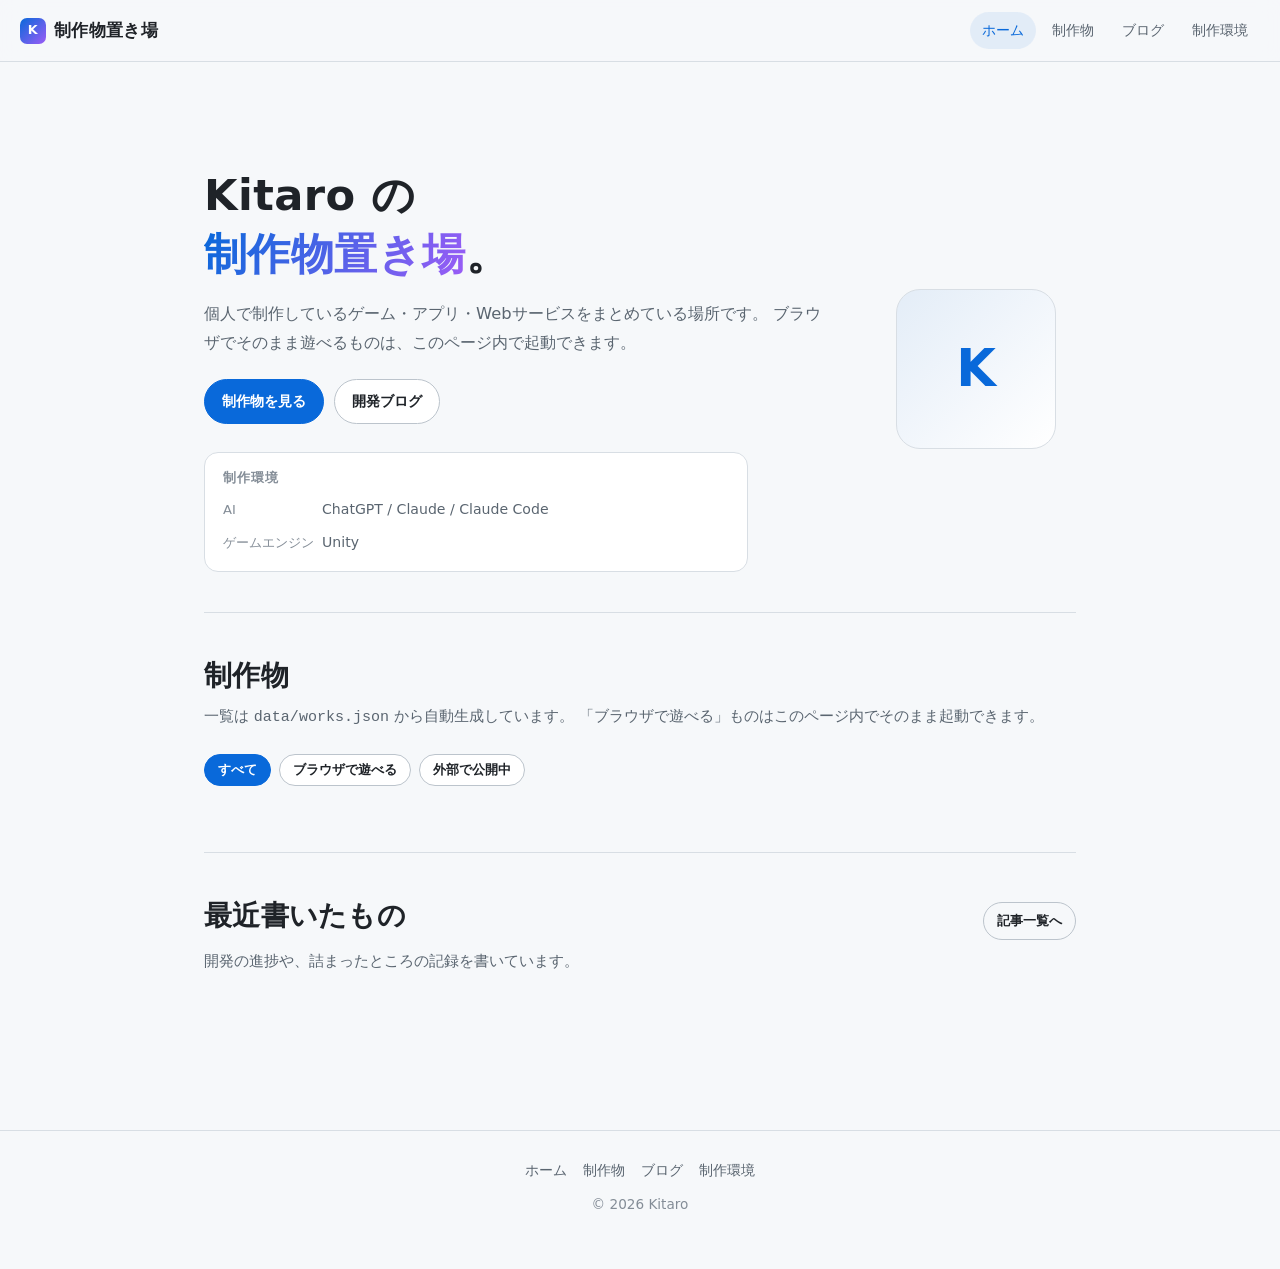
<file: index.html>
<!DOCTYPE html>
<html lang="ja">
<head>
<meta charset="UTF-8">
<meta name="viewport" content="width=device-width, initial-scale=1">

<!-- ▼ 名前は仮置きです。差し替えるときは README の「名前を差し替える場所」を参照 -->
<title>Kitaro の制作物置き場</title>
<meta name="description" content="個人で制作しているゲーム・アプリ・Webサービスをまとめている場所です。ブラウザでそのまま遊べるものもあります。">

<meta property="og:type" content="website">
<meta property="og:title" content="Kitaro の制作物置き場">
<meta property="og:description" content="個人で制作しているゲーム・アプリ・Webサービスをまとめている場所です。">
<meta property="og:locale" content="ja_JP">
<meta name="twitter:card" content="summary_large_image">

<link rel="icon" href="assets/img/favicon.svg">
<link rel="stylesheet" href="assets/css/style.css">

<!-- ▼ AdSense を導入するときは、このコメントを外して ca-pub-XXXX を差し替える
<script async src="https://pagead2.googlesyndication.com/pagead/js/adsbygoogle.js?client=ca-pub-XXXXXXXXXXXXXXXX" crossorigin="anonymous"></script>
-->

<script>
  // URL に ?ads=debug を付けると、広告枠の位置を点線で可視化する（開発用）
  if (location.search.includes('ads=debug')) document.documentElement.classList.add('ads-debug');
</script>
</head>

<body>
<a class="skip-link" href="#main">本文へスキップ</a>

<header class="site-header">
  <div class="site-header__inner">
    <a class="site-logo" href="./">
      <span class="site-logo__mark" aria-hidden="true">K</span>
      <span>制作物置き場</span>
    </a>
    <nav class="site-nav" aria-label="サイト内">
      <a href="./" aria-current="page">ホーム</a>
      <a href="#works">制作物</a>
      <a href="blog/">ブログ</a>
      <a href="#env" class="is-optional">制作環境</a>
    </nav>
  </div>
</header>

<!-- ==========================================================================
     広告スペースについて

     このページは [左レール][本文][右レール] の3カラム構成になっていて、
     左右レールと本文の上下に、それぞれ空の広告枠 (.ad-slot) を置いてある。
     枠は中身が空のあいだ高さ0で畳まれるので、今の見た目には影響しない。

     AdSense を入れるときは、各 .ad-slot の中に <ins class="adsbygoogle"> を
     貼るだけでよい。HTMLの構造を変える必要はない。

     ★ ゲームのプレイ画面（#game-dialog の中）には広告枠を置いていない。
       操作エリア内の広告は誤タップを誘発するため、意図的に分離している。
     ========================================================================== -->

<div class="shell">

  <!-- 左レール広告（画面幅1280px以上でのみ表示。160x600 想定） -->
  <aside class="rail" aria-hidden="true">
    <div class="rail__inner">
      <div class="ad-slot ad-slot--side" data-ad-slot="side-left" data-ad-label="広告 160x600">
        <!-- AdSense: 左サイド -->
      </div>
    </div>
  </aside>

  <main class="shell__main" id="main">

    <!-- 上部バナー広告（728x90 / レスポンシブ想定） -->
    <div class="ad-slot ad-slot--top" data-ad-slot="top" data-ad-label="広告 728x90">
      <!-- AdSense: ヘッダー下 -->
    </div>

    <!-- ====================== 自己紹介 ====================== -->
    <section class="hero" id="about">
      <div>
        <!-- ▼ 名前は仮置き -->
        <h1 class="hero__title">Kitaro の<br><em>制作物置き場</em>。</h1>
        <p class="hero__lead">
          個人で制作しているゲーム・アプリ・Webサービスをまとめている場所です。
          ブラウザでそのまま遊べるものは、このページ内で起動できます。
        </p>

        <div class="hero__actions">
          <a class="btn btn--primary" href="#works">制作物を見る</a>
          <a class="btn" href="blog/">開発ブログ</a>
        </div>

        <!-- ==================================================================
             制作環境
             項目を増やすときは <dt>見出し</dt><dd>内容</dd> を1組足すだけ。
             ================================================================== -->
        <section class="env-block" id="env" aria-labelledby="env-title">
          <h2 class="env-block__title" id="env-title">制作環境</h2>
          <dl class="env-list">
            <dt>AI</dt>
            <dd>ChatGPT / Claude / Claude Code</dd>
            <dt>ゲームエンジン</dt>
            <dd>Unity</dd>
          </dl>
        </section>
      </div>
      <!-- プロフィール画像を置くならここ: <img src="assets/img/avatar.png" alt=""> -->
      <div class="hero__avatar" aria-hidden="true">K</div>
    </section>

    <hr class="divider">

    <!-- ====================== 制作物一覧 ====================== -->
    <section class="section" id="works">
      <div class="section__head">
        <h2 class="section__title">制作物</h2>
        <span id="works-count" class="work-card__meta" aria-live="polite"><!-- BUILD:WORKS_COUNT --></span>
      </div>
      <p class="section__desc">
        一覧は <code>data/works.json</code> から自動生成しています。
        「ブラウザで遊べる」ものはこのページ内でそのまま起動できます。
      </p>

      <div class="works-filter" id="works-filter" role="group" aria-label="制作物の絞り込み">
        <button type="button" class="btn btn--sm" data-filter="all"   aria-pressed="true">すべて</button>
        <button type="button" class="btn btn--sm" data-filter="embed" aria-pressed="false">ブラウザで遊べる</button>
        <button type="button" class="btn btn--sm" data-filter="link"  aria-pressed="false">外部で公開中</button>
      </div>

      <!-- ↓ カードは data/works.json からビルド時に差し込まれる（tools/build_works.py）。
           この目印を消すとビルドが失敗するので、消さないこと。 -->
      <ul class="works-grid" id="works-grid">
        <!-- BUILD:WORKS -->
      </ul>
      <p class="works-status" id="works-status" hidden></p>
    </section>

    <hr class="divider">

    <!-- ====================== 最新の記事 ======================
         リンク一覧はビルド時に差し込まれる（tools/build_blog.py）。
         記事本文そのものは blog/posts/<slug>/ に静的HTMLとして出力される。 -->
    <section class="section" id="latest-posts">
      <div class="section__head">
        <h2 class="section__title">最近書いたもの</h2>
        <a class="btn btn--sm btn--ghost" href="blog/">記事一覧へ</a>
      </div>
      <p class="section__desc">開発の進捗や、詰まったところの記録を書いています。</p>
      <ul class="post-list" id="posts-list">
        <!-- BUILD:POSTS -->
      </ul>
    </section>

    <!-- 下部バナー広告（フッター直前） -->
    <div class="ad-slot ad-slot--bottom" data-ad-slot="bottom" data-ad-label="広告 728x90">
      <!-- AdSense: フッター上 -->
    </div>

  </main>

  <!-- 右レール広告 -->
  <aside class="rail" aria-hidden="true">
    <div class="rail__inner">
      <div class="ad-slot ad-slot--side" data-ad-slot="side-right" data-ad-label="広告 160x600">
        <!-- AdSense: 右サイド -->
      </div>
    </div>
  </aside>

</div><!-- /.shell -->

<footer class="site-footer">
  <nav aria-label="フッター">
    <a href="./">ホーム</a>
    <a href="#works">制作物</a>
    <a href="blog/">ブログ</a>
    <a href="#env">制作環境</a>
  </nav>
  <!-- ▼ 名前は仮置き -->
  <p>&copy; 2026 Kitaro</p>
</footer>

<!-- ==========================================================================
     ゲーム埋め込み用ダイアログ
     type: "embed" の作品の「ここで遊ぶ」で開く。
     ★ この中に広告は置かない（操作エリアと広告を分離するため）
     ========================================================================== -->
<dialog class="game-dialog" id="game-dialog" aria-labelledby="game-dialog-title">
  <div class="game-dialog__head">
    <h2 class="game-dialog__title" id="game-dialog-title">ゲーム</h2>
    <button type="button" class="icon-btn" id="game-dialog-close" aria-label="閉じる">×</button>
  </div>
  <!-- iframe は works.js が開くたびに生成・破棄する -->
  <div class="game-dialog__stage" id="game-dialog-stage"></div>
  <div class="game-dialog__foot">
    <span id="game-dialog-hint"></span>
    <a class="btn btn--sm btn--ghost" id="game-dialog-open" href="#" target="_blank" rel="noopener noreferrer">別タブで開く ↗</a>
  </div>
</dialog>

<script src="assets/js/works.js" defer></script>
</body>
</html>
</file>
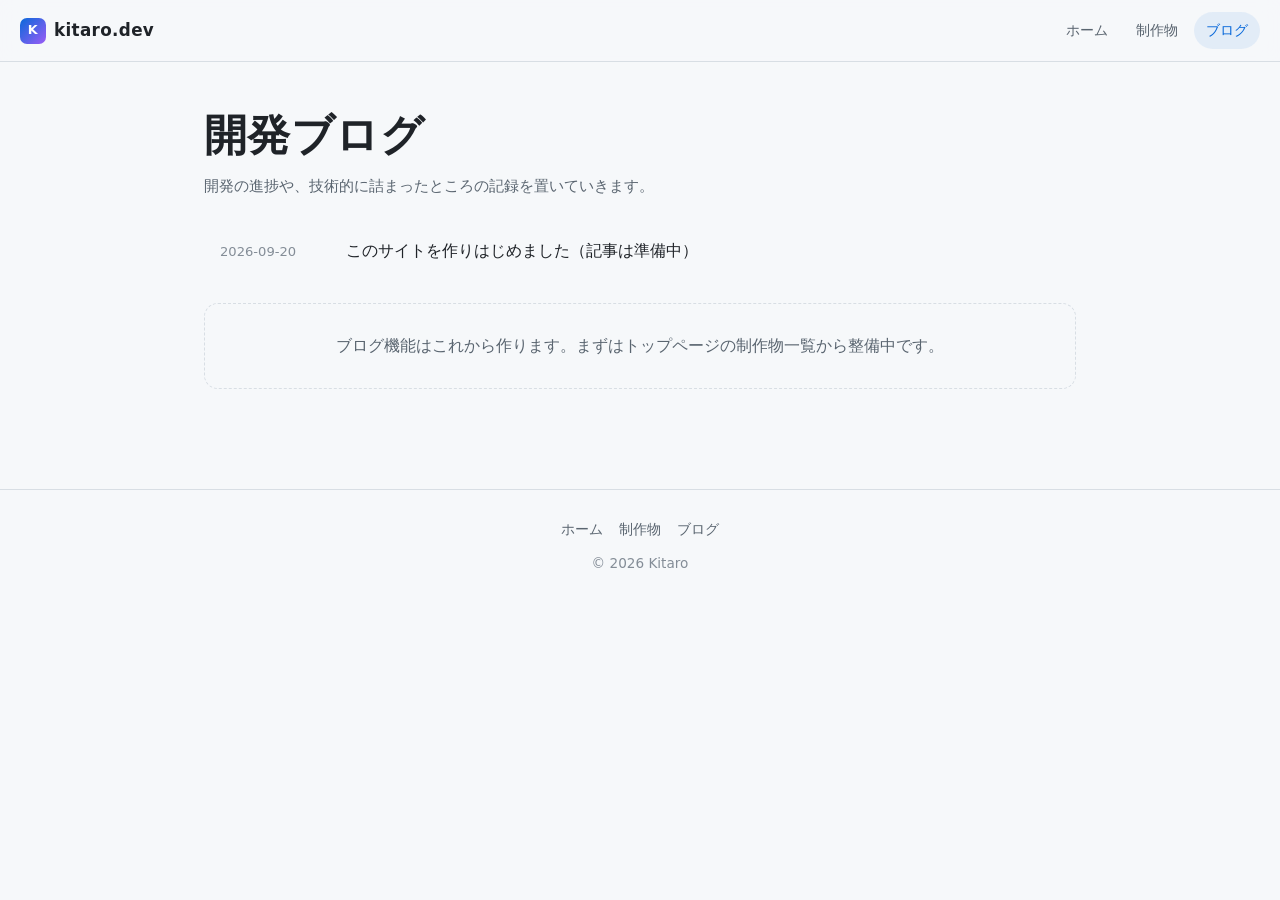
<file: blog/index.html>
<!DOCTYPE html>
<html lang="ja">
<head>
<meta charset="UTF-8">
<meta name="viewport" content="width=device-width, initial-scale=1">
<title>開発ブログ — kitaro.dev</title>
<meta name="description" content="個人開発の進捗や、技術的に詰まったところの記録。">
<link rel="icon" href="data:image/svg+xml,<svg xmlns='http://www.w3.org/2000/svg' viewBox='0 0 32 32'><rect width='32' height='32' rx='8' fill='%234f9cf9'/><text x='16' y='23' font-size='19' font-family='sans-serif' font-weight='bold' fill='white' text-anchor='middle'>K</text></svg>">
<link rel="stylesheet" href="../assets/css/style.css">
<script>
  if (location.search.includes('ads=debug')) document.documentElement.classList.add('ads-debug');
</script>
</head>
<body>
<a class="skip-link" href="#main">本文へスキップ</a>

<header class="site-header">
  <div class="site-header__inner">
    <a class="site-logo" href="../">
      <span class="site-logo__mark" aria-hidden="true">K</span>
      <span>kitaro.dev</span>
    </a>
    <nav class="site-nav" aria-label="サイト内">
      <a href="../">ホーム</a>
      <a href="../#works">制作物</a>
      <a href="./" aria-current="page">ブログ</a>
    </nav>
  </div>
</header>

<div class="shell">
  <aside class="rail" aria-hidden="true">
    <div class="rail__inner">
      <div class="ad-slot ad-slot--side" data-ad-slot="side-left" data-ad-label="広告 160x600"></div>
    </div>
  </aside>

  <main class="shell__main" id="main">
    <div class="ad-slot ad-slot--top" data-ad-slot="top" data-ad-label="広告 728x90"></div>

    <section class="section">
      <div class="section__head"><h1 class="section__title">開発ブログ</h1></div>
      <p class="section__desc">開発の進捗や、技術的に詰まったところの記録を置いていきます。</p>

      <!-- TODO: 記事一覧は data/posts.json からの自動生成に置き換える予定 -->
      <ul class="post-list">
        <li>
          <a href="./">
            <time datetime="2026-09-20">2026-09-20</time>
            <span>このサイトを作りはじめました（記事は準備中）</span>
          </a>
        </li>
      </ul>

      <p class="works-status" style="margin-top:24px">
        ブログ機能はこれから作ります。まずはトップページの制作物一覧から整備中です。
      </p>
    </section>

    <div class="ad-slot ad-slot--bottom" data-ad-slot="bottom" data-ad-label="広告 728x90"></div>
  </main>

  <aside class="rail" aria-hidden="true">
    <div class="rail__inner">
      <div class="ad-slot ad-slot--side" data-ad-slot="side-right" data-ad-label="広告 160x600"></div>
    </div>
  </aside>
</div>

<footer class="site-footer">
  <nav aria-label="フッター">
    <a href="../">ホーム</a>
    <a href="../#works">制作物</a>
    <a href="./">ブログ</a>
  </nav>
  <p>&copy; 2026 Kitaro</p>
</footer>
</body>
</html>
</file>
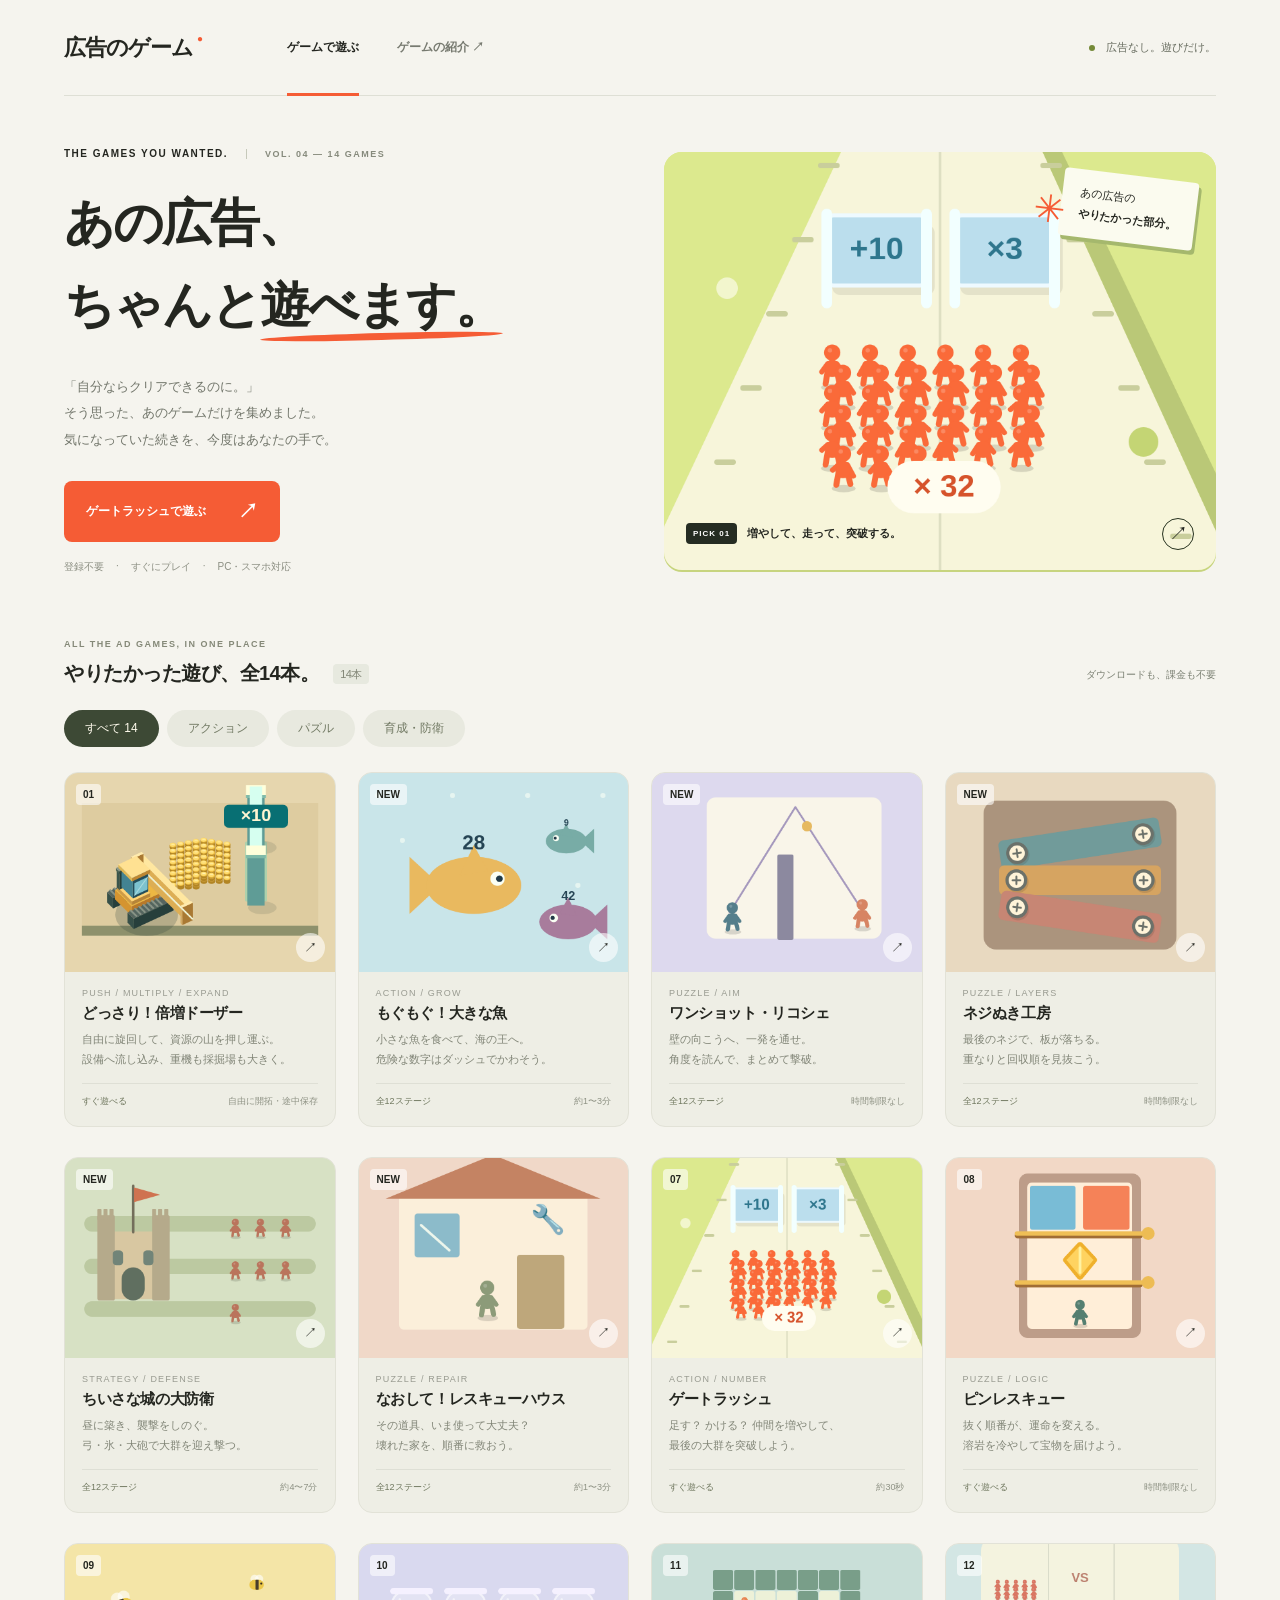
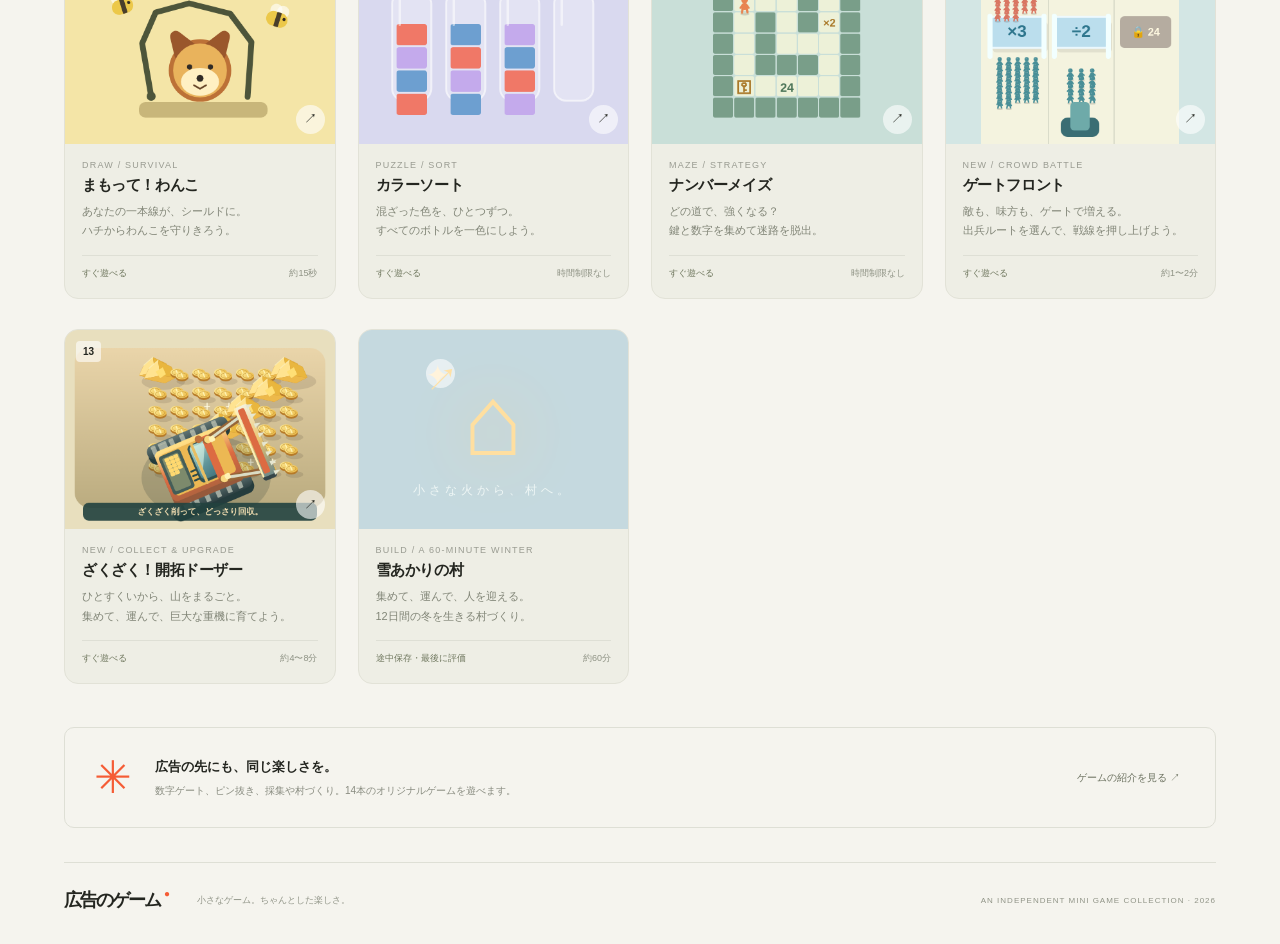
<file: games/ad-play/index.html>
<!doctype html><html lang="ja"><head><meta charset="UTF-8"><meta name="viewport" content="width=device-width,initial-scale=1"><meta name="theme-color" content="#f5f4ee"><title>広告のゲーム — 全14本、広告の遊びをひとつに。</title><style>.snowlight-feature{display:grid;grid-template-columns:1fr 1fr;background:#153c50;color:#edf5f4;border-radius:17px;overflow:hidden;margin:0 0 42px}.snowlight-feature>div:first-child{padding:35px}.snowlight-feature .eyebrow{color:#bbd2d8;font-size:9px}.snowlight-feature h2{font:32px serif;letter-spacing:3px;margin:15px 0}.snowlight-feature p{font-size:12px;color:#c0d6dc;line-height:1.9}.snowlight-feature button{background:#edbc66;color:#213948;border-radius:8px;font-weight:700;padding:13px 20px;margin:12px 0}.snowlight-feature button span{margin-left:35px}.snowlight-feature small{display:block;font-size:10px;color:#abc5d0}.snowlight-art{position:relative;background:radial-gradient(ellipse at 50% 80%,#bad4d4,#355e74 60%,#153c50);display:grid;place-items:center;overflow:hidden}.snowlight-art b{font:220px serif;color:#ffdfa0;text-shadow:0 0 65px #efca87;transform:translateY(-8px)}.snowlight-art>span{position:absolute;left:25%;top:15%;color:#ffe1a6;font-size:32px}.snowlight-art i{position:absolute;bottom:30px;font:13px serif;letter-spacing:4px;color:#eef6f5}#snowlight-dialog{width:100vw;max-width:100vw;height:100dvh;max-height:100dvh;border-radius:0;padding:0}#snowlight-frame{border:0;width:100%;height:100%;display:block}@media(max-width:680px){.snowlight-feature{grid-template-columns:1fr 35%}.snowlight-feature>div:first-child{padding:24px 18px}.snowlight-feature h2{font-size:23px}.snowlight-feature p{font-size:10px}.snowlight-art b{font-size:130px}.snowlight-art i{display:none}.snowlight-feature button{font-size:11px;padding:12px}.snowlight-feature small{font-size:8px}}:root{--paper:#f5f4ee;--ink:#242620;--muted:#777a70;--orange:#f55c35;--line:#dedfd5;--green:#ddeb85}*{box-sizing:border-box}html{scroll-behavior:smooth}body{margin:0;background:var(--paper);color:var(--ink);font-family:'Noto Sans JP',sans-serif;font-size:14px}a,button{-webkit-tap-highlight-color:transparent}button{font:inherit;cursor:pointer;color:inherit}a{color:inherit;text-decoration:none}a:focus-visible,button:focus-visible,canvas:focus-visible{outline:3px solid #ef734e;outline-offset:5px}button{border:0}button:hover{filter:brightness(.97)}.topbar{height:96px;margin:0 5%;display:flex;align-items:center;border-bottom:1px solid var(--line);gap:80px}.brand{font-family:Arial,sans-serif;font-size:31px;letter-spacing:-2px;font-weight:900;white-space:nowrap}.brand span{color:var(--orange);margin:0 3px}.brand i{color:var(--orange);font-size:10px;vertical-align:top;margin:4px;letter-spacing:0}.topbar nav{display:flex;gap:32px;height:100%;align-items:center;font-size:12px;font-weight:700}.topbar nav button{background:0 0;font-size:12px;color:var(--muted)}.topbar nav .active{height:100%;display:flex;align-items:center;position:relative}.active:after{content:'';height:3px;position:absolute;bottom:-1px;background:var(--orange);width:100%}.header-note{margin-left:auto;font-size:11px;color:#686d60}.status-dot{display:inline-block;width:6px;height:6px;border-radius:50%;background:#748a38;margin-right:8px}main{max-width:1500px;margin:auto;padding:0 5%}.hero{display:grid;grid-template-columns:1fr 1.04fr;gap:6%;padding:52px 0 60px;align-items:center}.eyebrow{font:700 10px Arial,sans-serif;letter-spacing:1.5px}.hero .eyebrow{display:flex;gap:18px;align-items:center}.edition{font-size:9px;color:#868a7c;border-left:1px solid #c6c9ba;padding-left:18px}h1{font-size:clamp(33px,3.9vw,60px);font-weight:900;letter-spacing:-2px;line-height:1.65;margin:23px 0 17px}.underline{position:relative;white-space:nowrap}.underline:after{content:'';position:absolute;height:7px;background:var(--orange);bottom:-7px;left:0;right:0;transform:rotate(-1.5deg);border-radius:100%}.hero-copy p{font-size:13px;line-height:2.05;color:#72766b;margin:27px 0}.primary{background:var(--orange);color:#fff;border-radius:8px;padding:17px 22px;font-size:12px;font-weight:700;display:inline-flex;gap:32px;align-items:center}.primary span{font-size:20px}.hero-details{display:flex;gap:12px;font-size:10px;color:#8c8f83;margin-top:18px}.hero-details b{font-weight:400}.hero-art{background:#dcea91;aspect-ratio:1.32;border-radius:18px;position:relative;padding:0;overflow:hidden;width:100%;text-align:left;box-shadow:0 2px 0 #c7d47e}.hero-art canvas{width:100%;height:100%;object-fit:cover}.art-label{position:absolute;bottom:20px;left:22px;right:22px;display:flex;align-items:center;gap:10px;font-size:11px}.tiny-tag{font:700 8px Arial;background:#252c22;color:#fff;padding:6px 7px;border-radius:4px;letter-spacing:1px}.circle-arrow{margin-left:auto;border:1px solid #283320;width:32px;height:32px;border-radius:50%;display:grid;place-items:center;font-size:19px}.floating-sticker{position:absolute;right:20px;top:23px;transform:rotate(7deg);font-size:11px;line-height:1.9;background:#fbfbef;padding:13px 18px;border-radius:4px;box-shadow:3px 4px 0 #a5b86d}.floating-sticker span{position:absolute;font-size:38px;color:var(--orange);left:-27px;top:8px}.section-heading{display:flex;justify-content:space-between;align-items:end;margin-bottom:23px}.section-heading .eyebrow{color:#858978;font-size:9px}h2{font-size:20px;letter-spacing:-.5px;margin:10px 0 0}.count{margin-left:14px;vertical-align:middle;font:11px Arial;color:#828677;background:#e7e9df;padding:4px 7px;border-radius:4px}.sort-label{font-size:10px;color:#7b8073;padding-bottom:5px}.sort-label button{background:0 0;color:#8c9083;padding:0 0 0 4px}.cards{display:grid;grid-template-columns:repeat(5,1fr);gap:18px}.card{min-width:0;text-align:left;padding:0;background:0 0;transition:transform .2s}.card:hover{transform:translateY(-5px)}.card-art{position:relative;aspect-ratio:1.16;border-radius:12px;overflow:hidden}.card-art canvas{width:100%;height:100%;object-fit:cover}.rank{position:absolute;left:11px;top:11px;font:700 10px Arial;background:#fff9;padding:5px 7px;border-radius:4px}.card-play{position:absolute;bottom:10px;right:10px;width:29px;height:29px;background:#fff9;border-radius:50%;display:grid;place-items:center;font-size:13px}.card .card-category{display:block;color:#999b91;font:9px Arial;letter-spacing:1.2px;margin-top:16px}.card h3{font-size:14px;margin:6px 0 7px;letter-spacing:-.4px}.card p{font-size:10px;color:#818577;line-height:1.8;margin:0;min-height:36px}.card-meta{margin-top:11px;padding-top:11px;border-top:1px solid var(--line);display:flex;justify-content:space-between;font-size:9px;color:#8e9284}.card-meta span:first-child{color:#6f775e}.manifesto{margin:43px 0 34px;border:1px solid var(--line);border-radius:10px;display:flex;align-items:center;gap:23px;padding:23px 29px}.spark{font-size:45px;color:var(--orange)}.manifesto h3{font-size:13px;margin:0 0 8px}.manifesto p{font-size:10px;color:#898c80;margin:0}.manifesto button{margin-left:auto;white-space:nowrap;font-size:10px;background:0 0;color:#6b715f}footer{margin:0 5%;padding:25px 0 32px;border-top:1px solid var(--line);display:flex;align-items:center;gap:23px;color:#909487;font-size:9px}.small{font-size:20px;color:var(--ink)}footer>span:last-child{margin-left:auto;font:8px Arial;letter-spacing:1px}dialog{border:0;background:var(--paper);color:var(--ink);padding:0;border-radius:18px;box-shadow:0 30px 90px #1b261550;max-width:calc(100% - 24px)}dialog::backdrop{background:#192517ad;backdrop-filter:blur(6px)}#game-dialog{width:1000px}.game-shell{padding:20px}.game-header{display:flex;align-items:center;gap:17px}.game-header h2{font-size:20px;margin:4px 0}.game-header .eyebrow{color:#8b907e;font-size:8px}.game-head-actions{margin-left:auto;display:flex;gap:8px}.icon-btn{border:1px solid #d6d9cc;background:0 0;padding:9px 12px;border-radius:7px;font-size:11px}.game-stats{display:flex;justify-content:space-between;margin:18px 0 12px;font-size:11px;color:#6c735f}.game-stats strong{color:#353d2d}.stage-wrap{position:relative;overflow:hidden;border-radius:12px;background:#e5ead5}#stage{display:block;width:100%;max-height:62vh;aspect-ratio:900/580;object-fit:contain;touch-action:none}.overlay{position:absolute;inset:0;background:#edf0dfd6;display:grid;place-items:center;text-align:center;backdrop-filter:blur(4px)}.overlay[hidden]{display:none}.overlay h2{font-size:34px;margin:10px}.overlay .result-icon{font-size:50px}.overlay p{font-size:13px;max-width:410px;margin:16px auto;line-height:1.9}.overlay button{margin:6px}.game-bottom{display:flex;align-items:center;justify-content:space-between;gap:15px;padding-top:13px}.game-bottom p{font-size:11px;line-height:1.7;margin:0}.game-bottom button{padding:10px 18px;border-radius:6px;background:#e1e7cf;margin-left:6px;font-weight:700;font-size:12px}.game-tip{min-height:18px;font-size:11px;color:#798268;margin:10px 0 0}.research-close{float:right}#research-dialog{padding:32px;width:780px}#research-dialog>p{font-size:13px;line-height:1.9;color:#727966}.research-row{display:grid;grid-template-columns:30px 1fr;gap:10px;border-top:1px solid var(--line);padding:18px 0}.research-row h3{margin:0;font-size:15px}.research-row p{font-size:12px;line-height:1.8;margin:8px 0;color:#777f6a}.research-row a{font-size:11px;color:#d75532;text-decoration:underline}.research-foot{font-size:10px!important}.badge{font:700 12px Arial;color:var(--orange)}@media(min-width:1600px){.topbar,footer{max-width:1350px;margin:auto}.hero{padding-top:65px}}@media(max-width:1000px){.topbar{gap:35px}.hero{gap:4%;padding:35px 0 40px}h1{font-size:35px}.hero-copy p{font-size:11px}.hero .eyebrow{font-size:8px}.edition{display:none}.cards{gap:12px}.card h3{font-size:12px}.card p{font-size:9px}.floating-sticker{font-size:9px;padding:9px}.art-label b{font-size:9px}.section-heading h2{font-size:17px}}@media(max-width:680px){.topbar{height:72px;gap:20px}.brand{font-size:26px}.topbar nav{gap:15px;font-size:10px}.topbar nav button{font-size:10px}.header-note{display:none}.hero{grid-template-columns:1fr;padding-top:30px;gap:30px}.hero-copy h1{font-size:42px;line-height:1.5;margin-top:18px}.hero-copy p{font-size:12px;margin:24px 0 20px}.hero-art{aspect-ratio:1.4}.floating-sticker{font-size:11px}.art-label b{font-size:11px}.section-heading{align-items:start;gap:5px}.section-heading h2{font-size:16px;line-height:1.8}.sort-label{font-size:8px;white-space:nowrap;padding-top:25px}.count{display:none}.cards{grid-template-columns:repeat(2,1fr);gap:25px 16px}.card:last-child{grid-column:1/-1;max-width:calc(50% - 8px)}.card h3{font-size:14px}.card p{font-size:10px}.manifesto{padding:17px;gap:12px;flex-wrap:wrap}.manifesto .spark{font-size:30px}.manifesto div{flex:1}.manifesto h3{font-size:12px}.manifesto p{font-size:10px;line-height:1.8}.manifesto button{padding:8px 0}footer{flex-wrap:wrap;font-size:8px;gap:12px}footer>span:last-child{width:100%;margin:0}.game-shell{padding:12px}.game-header{gap:10px;flex-wrap:wrap}.game-header h2{font-size:17px}.game-head-actions{width:100%;justify-content:flex-end}.game-stats{font-size:9px}.game-bottom{flex-direction:column;align-items:stretch;text-align:center}.game-bottom button{min-width:65px}.overlay h2{font-size:24px}.overlay p{font-size:11px;margin:8px 20px}.overlay .result-icon{font-size:30px}#stage{max-height:55vh;min-height:260px}.overlay .primary{padding:12px 18px}#research-dialog{padding:23px}#research-dialog h2{font-size:22px}}@media(max-width:680px){.art-label b{display:none}}.new-cards{display:grid;grid-template-columns:repeat(2,minmax(0,1fr));gap:24px;margin-bottom:48px}.new-cards .card{background:#efeee5;border:1px solid #e2e2d5;border-radius:14px;overflow:hidden;display:grid;grid-template-columns:48% 1fr;column-gap:24px;padding:0 20px 0 0}.new-cards .card-art{grid-row:1/6;aspect-ratio:1.22;height:100%;border-radius:0}.new-cards .card-category{margin-top:27px;color:#a97b4f}.new-cards .card h3{font-size:18px;align-self:end;margin-bottom:9px}.new-cards .card p{font-size:11px}.new-cards .card-meta{margin-bottom:22px}.game-bottom button.selected{background:#6f9a91;color:#fff}.game-bottom button:disabled{opacity:.45;cursor:default}@media(max-width:1000px){.new-cards .card{display:block;padding:0 0 16px}.new-cards .card-art{height:auto;aspect-ratio:1.6}.new-cards .card h3,.new-cards .card p,.new-cards .card-category,.new-cards .card-meta{margin-left:20px;margin-right:20px}.new-cards .card-category{margin-top:16px}.new-cards .card-meta{margin-bottom:0}}@media(max-width:680px){.new-cards{gap:16px;grid-template-columns:1fr}.new-cards .card{display:grid;grid-template-columns:44% 1fr;gap:0 14px;padding:0 14px 0 0}.new-cards .card:last-child{max-width:none}.new-cards .card-art{height:100%;aspect-ratio:1}.new-cards .card h3,.new-cards .card p,.new-cards .card-category,.new-cards .card-meta{margin-left:0;margin-right:0}.new-cards .card-category{font-size:8px;margin-top:18px}.new-cards .card h3{font-size:14px}.new-cards .card p{font-size:10px}.new-cards .card-meta{margin-bottom:18px;font-size:8px}.game-bottom button{padding:10px 12px}.section-heading .sort-label{font-size:8px}}#stage-picker{max-width:130px;border:1px solid #d6d9cc;background:0 0;border-radius:7px;padding:7px;color:#67715b;font:11px 'Noto Sans JP',sans-serif}#stage-picker[hidden]{display:none}.pin-controls{display:flex;gap:4px;flex-wrap:wrap;justify-content:flex-end;max-width:500px}.game-bottom .pin-controls button{margin:0;min-width:28px;padding:7px 8px;font-size:10px}.pin-controls button:disabled{opacity:.4;cursor:default}.game-bottom:has(.pin-controls){align-items:flex-start}.game-bottom:has(.pin-controls)>p{max-width:380px}.game-bottom:has(.pin-controls)>div{flex:1}.game-stats{gap:12px}#stage{cursor:crosshair}@media(max-width:680px){.game-head-actions{gap:5px}.game-head-actions .icon-btn{padding:8px}.pin-controls{justify-content:center}.game-bottom:has(.pin-controls)>p{max-width:none}#stage-picker{max-width:108px}.game-stats{font-size:9px}.game-bottom .pin-controls button{padding:7px 8px;min-width:27px}}.topbar .brand{font-family:'Noto Sans JP',sans-serif;font-size:22px;letter-spacing:-1px;white-space:nowrap}.small.brand{font-size:18px}.collection-filters{display:flex;gap:8px;flex-wrap:wrap;margin-bottom:25px}.collection-filters button{background:#e8e9df;color:#717963;border-radius:30px;padding:10px 21px;font-size:12px}.collection-filters button.active{background:#3d4935;color:#fffbed}.unified-cards{grid-template-columns:repeat(4,minmax(0,1fr));gap:30px 22px}.unified-cards .card{background:#eeeee5;border:1px solid #e2e2d7;border-radius:14px;overflow:hidden;padding-bottom:18px}.unified-cards .card[hidden]{display:none}.unified-cards .card-art{aspect-ratio:1.35;border-radius:0}.unified-cards .card p,.unified-cards .card-category,.unified-cards .card-meta,.unified-cards h3{margin-left:17px;margin-right:17px}.unified-cards h3{font-size:15px}.unified-cards .card p{font-size:11px;min-height:42px}.unified-cards .card:last-child{grid-column:auto;max-width:none}.snow-card .snowlight-art{min-height:0;background:#c5d9df;color:#456b7b}.snow-card .snowlight-art b{font-size:100px}.snow-card .snowlight-art>span:first-child{font-size:28px}.snow-card .snowlight-art i{font-size:12px}.aim-controls{display:flex;align-items:center;gap:12px}.aim-controls label{display:flex;align-items:center;gap:8px;font-size:12px}.aim-controls input{width:190px;accent-color:#9583ad}.screw-controls{display:flex;gap:4px;flex-wrap:wrap;justify-content:center;max-width:540px}.game-bottom .screw-controls button{margin:0;padding:9px;min-width:31px}.castle-controls{display:grid;gap:7px;min-width:370px}.castle-controls>div{display:flex;justify-content:flex-end;gap:4px}.game-bottom .castle-controls button{margin:0;padding:8px;font-size:11px;min-width:38px}.repair-controls{display:grid;gap:8px;max-width:540px}.repair-tasks,.repair-tools{display:flex;flex-wrap:wrap;justify-content:center;gap:5px}.game-bottom .repair-controls button{margin:0;font-size:11px;padding:9px 12px}.game-bottom .repair-clue{padding:7px 10px;background:#f5e9c9;border-radius:5px;text-align:center;color:#8c6c3f}.repair-tools button{background:#d8e1c8;border:1px solid #c2ccb3}.game-bottom:has(.castle-controls),.game-bottom:has(.repair-controls),.game-bottom:has(.screw-controls){align-items:flex-start}.game-bottom:has(.castle-controls)>p,.game-bottom:has(.repair-controls)>p{max-width:330px}.arcade-pad{display:flex;gap:4px}.arcade-pad button{touch-action:none;user-select:none}a:focus-visible,button:focus-visible,input:focus-visible{outline:3px solid #d98652;outline-offset:3px}@media(max-width:1000px){.unified-cards{grid-template-columns:repeat(3,minmax(0,1fr))}}@media(max-width:680px){.unified-cards{grid-template-columns:repeat(2,minmax(0,1fr));gap:18px 12px}.unified-cards h3{font-size:13px}.unified-cards .card-category{font-size:8px;letter-spacing:.5px}.unified-cards .card p{font-size:10px}.unified-cards .card-meta{font-size:8px;flex-wrap:wrap;gap:6px}.unified-cards .card p,.unified-cards .card-category,.unified-cards .card-meta,.unified-cards h3{margin-left:11px;margin-right:11px}.topbar .brand{font-size:19px}.topbar nav{gap:10px}.collection-filters button{font-size:11px;padding:10px 14px}.castle-controls{min-width:0;width:100%}.castle-controls>div{justify-content:center}.aim-controls{justify-content:center}.aim-controls input{width:160px}.game-bottom:has(.castle-controls)>p,.game-bottom:has(.repair-controls)>p{max-width:none}.game-bottom .arcade-pad button{min-width:40px;margin:0;padding:12px}.arcade-pad{justify-content:center}.game-bottom .castle-controls button{font-size:10px}.snow-card .snowlight-art b{font-size:64px}.game-bottom:has(.castle-controls),.game-bottom:has(.repair-controls),.game-bottom:has(.screw-controls){align-items:stretch}}.collection-filters .active:after{display:none}#game-dialog{max-height:calc(100dvh - 24px)}.game-header{position:sticky;top:-1px;background:var(--paper);z-index:3;padding-bottom:8px}.game-shell:has(.castle-controls) #stage,.game-shell:has(.repair-controls) #stage{max-height:48vh}@media(max-width:680px){.game-header{top:-1px}.game-shell:has(.castle-controls) #stage,.game-shell:has(.repair-controls) #stage{max-height:38vh;min-height:210px}}#game-dialog[data-game=quarry] .stage-wrap{background:#243f3e;border:1px solid #8fa89a}#game-dialog[data-game=quarry] .game-bottom button{background:#36594e;color:#fff0ce;border:1px solid #547564}#game-dialog[data-game=quarry] .game-stats strong{color:#617c4d}#game-dialog[data-game=quarry] #sound[aria-pressed=true]{background:#ddc382;color:#314739;border-color:#c5a45d}#game-dialog[data-game=push] .game-stage{background:#173b3d}.push-controls{display:flex;flex-wrap:wrap;gap:8px;justify-content:center;width:100%}.push-actions,.push-pad{display:flex;gap:6px;flex-wrap:wrap;justify-content:center}.push-pad button{touch-action:none;user-select:none;min-width:48px;background:#365a57;color:#fff1bd}.push-actions button{font-size:12px}.push-pad button:active{background:#bfa45c;color:#203e3c}</style></head><body><header class="topbar"><a class="brand" href="#" aria-label="広告のゲーム ホーム">広告のゲーム<i>●</i></a><nav><a class="active" href="#collection">ゲームで遊ぶ</a><button id="research-open">ゲームの紹介 ↗</button></nav><div class="header-note"><span class="status-dot"></span> 広告なし。遊びだけ。</div></header><main><section class="hero"><div class="hero-copy"><div class="eyebrow"><span>THE GAMES YOU WANTED.</span><span class="edition">VOL. 04 — 14 GAMES</span></div><h1>あの広告、<br>ちゃんと<span class="underline">遊べます。</span></h1><p>「自分ならクリアできるのに。」<br>そう思った、あのゲームだけを集めました。<br>気になっていた続きを、今度はあなたの手で。</p><button class="primary" id="hero-play">ゲートラッシュで遊ぶ <span>↗</span></button><div class="hero-details"><span>登録不要</span><b>·</b><span>すぐにプレイ</span><b>·</b><span>PC・スマホ対応</span></div></div><button class="hero-art" id="hero-art" aria-label="ゲートラッシュを遊ぶ"><canvas id="hero-canvas" width="840" height="620"></canvas><div class="art-label"><span class="tiny-tag">PICK 01</span><b>増やして、走って、突破する。</b><span class="circle-arrow">↗</span></div><div class="floating-sticker">あの広告の<br><strong>やりたかった部分。</strong><span>✳</span></div></button></section><section id="collection"><div class="section-heading"><div><span class="eyebrow">ALL THE AD GAMES, IN ONE PLACE</span><h2>やりたかった遊び、全14本。<span class="count" id="collection-count">14本</span></h2></div><span class="sort-label">ダウンロードも、課金も不要</span></div><div class="collection-filters" role="group" aria-label="ゲームの種類"><button class="active" data-filter="all" aria-pressed="true">すべて 14</button><button data-filter="action" aria-pressed="false">アクション</button><button data-filter="puzzle" aria-pressed="false">パズル</button><button data-filter="build" aria-pressed="false">育成・防衛</button></div><div id="cards" class="cards unified-cards"></div></section><section class="manifesto"><span class="spark">✳</span><div><h3>広告の先にも、同じ楽しさを。</h3><p>数字ゲート、ピン抜き、採集や村づくり。14本のオリジナルゲームを遊べます。</p></div><button id="about-research">ゲームの紹介を見る ↗</button></section></main><footer><a class="brand small" href="#">広告のゲーム<i>●</i></a><span>小さなゲーム。ちゃんとした楽しさ。</span><span>AN INDEPENDENT MINI GAME COLLECTION · 2026</span></footer><dialog id="game-dialog" aria-labelledby="game-title"><div class="game-shell"><header class="game-header"><button id="game-close" class="icon-btn" aria-label="ゲーム一覧に戻る">←</button><div><span id="game-category" class="eyebrow"></span><h2 id="game-title"></h2></div><div class="game-head-actions"><select id="stage-picker" aria-label="ステージを選ぶ"></select><button id="sound" class="icon-btn" aria-label="効果音をオンにする" aria-pressed="false">音 OFF</button><button id="pause" class="icon-btn">一時停止</button><button id="restart" class="icon-btn">↻ リトライ</button></div></header><div class="game-stats"><span id="level"></span><strong id="stat"></strong><span id="best"></span></div><div class="stage-wrap"><canvas id="stage" width="900" height="580" tabindex="0" aria-label="ゲーム画面"></canvas><div id="overlay" class="overlay"><div id="overlay-content"></div></div></div><div class="game-bottom"><p id="instructions"></p><div id="controls"></div></div><p class="game-tip" id="game-tip" aria-live="polite"></p></div></dialog><dialog id="research-dialog" aria-label="ゲームの紹介"><button id="research-close" class="icon-btn research-close" aria-label="閉じる">✕</button><div class="eyebrow">ABOUT THE GAMES</div><h2>14本のゲームと遊び方</h2><p>アクション、パズル、採集、村づくり。タイトル・絵・ステージは、このゲーム集用のオリジナルです。各ゲームの開始画面でも操作を確認できます。</p><div id="research-list"></div><div class="research-row"><span class="badge">14</span><div><h3>雪あかりの村</h3><p>木や食料を集め、住民と村を育てる約60分のゲーム。クリック・タップ／WASD・矢印キーで移動し、Eで作業します。途中保存に対応しています。</p></div></div></dialog><dialog id="snowlight-dialog" aria-label="雪あかりの村"><iframe id="snowlight-frame" title="雪あかりの村 — 60分の冬" allow="fullscreen"></iframe></dialog><script>!function(){!function(e){"use strict";const t=e=>()=>(e=Math.imul(1664525,e)+1013904223>>>0)/4294967296,o={rng:t,makeWater:function(e){let o=t(313*e),n=Math.min(6,2+Math.floor((e-1)/2)),a=Array.from({length:n},(e,t)=>Array(4).fill(t));a.push([],[]);const i=[];for(let t=0;t<150+10*e;t++){let e=[];for(let t=0;t<a.length;t++){let o=a[t];if(o.length&&!(o.length>1&&o.at(-1)!==o.at(-2)))for(let o=0;o<a.length;o++)t!==o&&a[o].length<4&&e.push([t,o])}if(!e.length)break;const[t,n]=e[Math.floor(o()*e.length)];a[n].push(a[t].pop()),i.unshift([n,t])}return{tubes:a,solution:i}},pour:function(e,t,o){if(t===o||!e[t]?.length||!e[o]||4===e[o].length)return!1;const n=e[t].at(-1);return!(e[o].length&&e[o].at(-1)!==n||(e[o].push(e[t].pop()),0))},waterWon:e=>e.every(e=>!e.length||4===e.length&&e.every(t=>t===e[0])),nearestPoint:function(e,t,o){const n=o.x-t.x,a=o.y-t.y,i=n*n+a*a,s=i?Math.max(0,Math.min(1,((e.x-t.x)*n+(e.y-t.y)*a)/i)):0;return{x:t.x+s*n,y:t.y+s*a}}};e.GameLogic=o}("undefined"!=typeof window?window:globalThis),function(e){"use strict";const t=e.GameLogic,{rng:o}=t,n=(e,t,o)=>Math.max(t,Math.min(o,e));function a(e,t){return"parity"===t.kind?e%2==0?2*e:e+t.n:t.steps?t.steps.reduce((e,t)=>a(e,t),e):n(Math.floor("×"===t.op?e*t.n:"÷"===t.op?e/t.n:"+"===t.op?e+t.n:e-t.n),0,99999)}function i(e,t){return{kind:"gate",op:e,n:t,label:e+t}}function s(e,t){return{kind:"gate",steps:e,label:t}}function r(e,t,o){return"saw"===t.kind?{n:o?e:Math.max(0,Math.floor(e*(1-t.loss))),shield:Math.max(0,o-1)}:"shield"===t.kind?{n:e,shield:Math.min(3,o+1)}:["recruit","turbo"].includes(t.kind)?{n:e+t.n,shield:o}:{n:a(e,t),shield:o}}function l(e,t){return[e.nodes[t.a],...t.route||[],e.nodes[t.b]]}function c(e,t){let o=e.slice(1).map((t,o)=>Math.hypot(t.x-e[o].x,t.y-e[o].y)),n=o.reduce((e,t)=>e+t,0)*t;for(let t=0;t<o.length;t++){if(n<=o[t]||t===o.length-1){const a=n/(o[t]||1);return{x:e[t].x+(e[t+1].x-e[t].x)*a,y:e[t].y+(e[t+1].y-e[t].y)*a}}n-=o[t]}}function d(e,t){const o=e.edges[t];if(e.lost||e.won||!o||o.open)return!1;if((o.needKey||0)>e.keys)return e.reason=`鍵が${o.needKey}個必要です。先に鍵の入った宝物を届けよう。`,!1;o.open=!0,e.reason="";for(let t=0;t<40;t++){let t=!1;for(const o of e.edges){if(!o.open)continue;const n=e.nodes[o.a],a=e.nodes[o.b];for(const e of["water","lava","gold","rock","key"])n[e]&&(a[e]+=n[e],n[e]=0,t=!0);if(a.sink){if(a.gold||a.key)return e.lost=!0,e.reason="宝物が排水口へ流れてしまいました。",!0;a.water=a.lava=a.rock=0;continue}const i=Math.min(a.water,a.lava);if(a.water-=i,a.lava-=i,a.rock+=i,a.monster&&a.lava>0&&(a.monster=0),a.lava&&(a.gold||a.hero||a.key)||a.monster&&(a.gold||a.hero||a.key))return e.lost=!0,e.reason=a.monster?"門番が宝物を奪いました。熱い溶岩で先に倒そう。":"熱い溶岩が宝物か冒険家に届きました。",!0;a.hero&&a.key&&(e.keys+=a.key,a.key=0)}if(!t)break}return e.won=e.nodes.find(e=>e.hero).gold===e.target,!0}const f={...t,clamp:n,applyGate:a,runnerLevel:function(e){const t=o(97*e),n=[],a=e=>e.map(e=>({v:e,r:t()})).sort((e,t)=>e.r-t.r).map(e=>e.v),l=()=>8+Math.floor(18*t()),c=(e,t="gate")=>n.push({type:t,options:a(e)});c([i("+",12),i("+",8),i("×",2)]),c([s([i("+",18)],"+(6 × 3)"),i("×",2),i("+",25)]),n.push({type:"obstacle",options:a([{kind:"saw",label:"回転ノコ",loss:.45},{kind:"shield",label:"シールド +1"},{kind:"recruit",label:"仲間 +12",n:12}])}),c([s([i("+",10),i("×",2)],"(人数 + 10) × 2"),s([i("×",2),i("+",10)],"人数 × 2 + 10"),i("+",l())]),c([i("×",2),i("+",l()),i("−",12)],"swap"),n.push({type:"turbo",options:a([{kind:"turbo",label:"加速 ×1.4 / +30",n:30},{kind:"saw",label:"回転ノコ",loss:.35},{kind:"recruit",label:"仲間 +10",n:10}])}),c([{kind:"parity",label:"偶数 ×2 / 奇数 +25",n:25},s([i("+",13),i("×",2)],"(人数 + 13) × 2"),s([i("×",3),i("−",35)],"人数 × 3 − 35")]),n.push({type:"sweep",options:[{kind:"recruit",n:8,label:"+8"},{kind:"saw",label:"移動ノコ",loss:.5},{kind:"recruit",n:8,label:"+8"}]}),c([s([i("÷",2),i("+",80)],"人数 ÷ 2 + 80"),s([i("×",2),i("−",40)],"人数 × 2 − 40"),i("+",l())]),n.push({type:"checkpoint",enemy:0}),c([i("×",2),s([i("+",25),i("×",2)],"(人数 + 25) × 2"),i("+",60)],"swap"),n.push({type:"obstacle",options:a([{kind:"saw",label:"回転ノコ",loss:.5},{kind:"shield",label:"シールド +1"},{kind:"turbo",label:"加速 ×1.4 / +45",n:45}])}),c([s([i("×",2),i("−",75)],"人数 × 2 − 75"),s([i("+",30),i("×",2)],"(人数 + 30) × 2"),{kind:"parity",label:"偶数 ×2 / 奇数 +60",n:60}]),n.push({type:"sweep",options:[{kind:"recruit",n:15,label:"+15"},{kind:"saw",label:"移動ノコ",loss:.5},{kind:"recruit",n:15,label:"+15"}]}),c([i("+",80),i("×",2),s([i("÷",2),i("+",45)],"人数 ÷ 2 + 45")]);let d=10;for(const e of n)"checkpoint"===e.type?(e.enemy=Math.floor(.22*d),d-=e.enemy):d=Math.max(...e.options.map(e=>r(d,e,0).n));return{events:n,boss:Math.floor(d*(.48+.008*Math.min(e,20))),baseSpeed:148+5*Math.min(e-1,18)}},runnerEffect:r,runnerOptions:function(e){const t=e.events[e.step];if(!t?.options)return[];let o=[...t.options];if("swap"===t.type&&e.z>=160&&o.reverse(),"sweep"===t.type){const a=e.hazardLane??n(Math.floor(1.5*(Math.sin(2.1*e.elapsed+e.step)+1)),0,2);o=Array.from({length:3},(e,o)=>o===a?t.options[1]:t.options[0])}return o},runnerSpeed:function(e){return e.baseSpeed*(1+.85*e.step/e.events.length)*(e.turbo>0?1.4:1)},makePin:function(e){const t=[],n=[],a=[],i=(e-1)%12,s=(e,o,n={})=>(t.push({x:e,y:o,water:0,lava:0,gold:0,rock:0,key:0,monster:0,...n}),t.length-1),r=(e,t,o={})=>(n.push({a:e,b:t,open:!1,id:n.length,...o}),n.length-1),[d,f,u,p]=[[1,0,0,0],[1,0,1,1],[1,1,1,0],[2,0,0,0],[2,0,1,1],[2,1,0,0],[2,1,1,1],[3,0,0,0],[3,0,1,1],[3,1,0,0],[3,1,1,0],[3,1,1,1]][i],h=s(450,526,{hero:!0}),y=[];for(let t=0;t<d;t++){const o=1===d?450:125+650/(d-1)*t,n=p?1+(t+e)%2:1,i=s(o-65,60,{water:n}),l=s(o+65,60,{gold:1,key:p&&t<d-1?1:0});let c=-1;f&&(c=s(o,174,{lava:n}));const u=s(o,288,f?{monster:1}:{lava:n}),g=s(o,411,{}),x=c>=0?r(c,u):-1,m=r(i,u,{route:[{x:o-65,y:235},{x:o,y:235}]}),b=r(l,u,{route:[{x:o+65,y:250},{x:o,y:250}]}),w=r(u,g),v=r(g,h,{needKey:p?t:0});x>=0&&a.push(x),a.push(m,b,w,v),y.push({w:i,g:l,room:u,out:g,he:v})}if(0===i&&(t[y[0].room].y=255,t[y[0].out].y=389),1===i){t[y[0].w].water=1,t[y[0].room].lava=2;const e=r(s(155,65,{water:1}),y[0].room,{route:[{x:155,y:210},{x:365,y:210}]});a.splice(1,0,e)}if(u){const e=s(1===d?740:3===d?290:450,164,{sink:!0});r(y[0].w,e,{route:[{x:t[y[0].w].x,y:112},{x:t[e].x,y:112}]}),d>1&&r(y.at(-1).g,e,{route:[{x:t[y.at(-1).g].x,y:130},{x:t[e].x+45,y:130},{x:t[e].x+45,y:164}]})}if((3===i||i>=6)&&r(y[0].w,y.at(-1).room,{route:[{x:t[y[0].w].x,y:205},{x:t[y.at(-1).room].x-95,y:205},{x:t[y.at(-1).room].x-95,y:288}]}),e>12){const o=29*e%31-15;for(const e of t)e.hero||(e.x+=o);for(const e of t)e.water&&(e.water+=1),e.lava&&(e.lava+=1);1===i&&(t[y[0].room].lava=t.reduce((e,t)=>e+t.water,0))}const g=o(701*e),x=n.map(e=>({e:e,r:g()})).sort((e,t)=>e.r-t.r).map(e=>e.e),m=new Map;x.forEach((e,t)=>{m.set(e.id,t)}),x.forEach((e,t)=>{e.id=t});const b={nodes:t,edges:x,solution:a.map(e=>m.get(e)),title:["はじめの冷却","水は2滴必要","溶岩で敵を倒せ","2つの宝の道","鍵の向こうへ","敵のいる合流点","先に倒す？ 冷やす？","3つの冷却室","限られた水","3体の門番","水路を見分けろ","連鎖する鍵と門番"][i],lost:!1,won:!1,keys:0,target:d};return b.pinPositions=function(e){const t=[];for(const o of e.edges){let n=null,a=-1/0;for(const i of[.45,.6,.3,.72,.2,.82,.52]){let s=c(l(e,o),i),r=Math.min(...e.nodes.map(e=>Math.hypot(.8*(s.x-e.x),s.y-e.y))),d=t.length?Math.min(...t.map(e=>Math.hypot(s.x-e.x,s.y-e.y))):1e3,f=Math.min(r,d);f>a&&(a=f,n=s)}t.push({...n,id:o.id})}return t}(b),b},pullPin:d,solvePin:function(e,t=18e3){const o=new Set;let n=0,a=!1;return{solution:function e(i){if(i.won)return[];if(i.lost)return null;if(++n>t)return a=!0,null;const s=i.edges.map(e=>+e.open).join("")+"|"+i.keys+"|"+i.nodes.map(e=>[e.water,e.lava,e.gold,e.key,e.monster].join(",")).join(";");if(o.has(s))return null;o.add(s);for(const t of i.edges){if(t.open||(t.needKey||0)>i.keys)continue;let o=JSON.parse(JSON.stringify(i));d(o,t.id);const n=e(o);if(n)return[t.id,...n];if(a)return null}return null}(JSON.parse(JSON.stringify(e))),limited:a,visits:n}},pipePoints:l,makeMaze:function(e){const t=o(379*e),n=e<4?7:9,a=e<8?7:9,i=Array(n*a).fill(0),s=n+1,r=e=>[e-2,e+2,e-2*n,e+2*n].filter(t=>t>n&&t<n*(a-1)&&t%n>0&&t%n<n-1&&Math.abs(t%n-e%n)+Math.abs(Math.floor(t/n)-Math.floor(e/n))===2);function l(e){i[e]=1;const o=r(e).map(t=>[e,t]);for(;o.length;){const e=Math.floor(t()*o.length),[n,a]=o.splice(e,1)[0];if(!i[a]){i[a]=1,i[(n+a)/2]=1;for(const e of r(a))i[e]||o.push([a,e])}}}l(s);const c=e=>[e-1,e+1,e-n,e+n].filter(t=>i[t]&&Math.abs(t%n-e%n)+Math.abs(Math.floor(t/n)-Math.floor(e/n))===1);for(let e=0;e<80&&!(i.reduce((e,t,o)=>e+(t&&o!==s&&o%n%2==1&&Math.floor(o/n)%2==1&&1===c(o).length?1:0),0)>=3);e++)i.fill(0),l(s);const d={[s]:-1},f={[s]:0},u=[s];for(let e=0;e<u.length;e++)for(const t of c(u[e]))void 0===d[t]&&(d[t]=u[e],f[t]=f[u[e]]+1,u.push(t));const p=u.filter(e=>e%n%2==1&&Math.floor(e/n)%2==1),h=p.filter(e=>e!==s&&1===c(e).length).sort((e,t)=>f[t]-f[e]),y=h[0],g=h.slice(1,3),x=d[y];for(const e of p.slice().reverse())g.length<2&&e!==y&&e!==s&&!g.includes(e)&&g.push(e);const m={},b=[],w=new Set([s]);let v=12+e,k=0;!function o(n){for(const a of c(n))if(!w.has(a)&&a!==y&&a!==x){if(w.add(a),b.push(a),p.includes(a)){if(g.includes(a))m[a]={kind:"key",value:1};else if(k%5==1)m[a]={kind:"boost",value:2},v*=2;else if(k%6==4&&e>1){const e=Math.max(3,Math.floor(.15*v));m[a]={kind:"trap",value:e},v-=e}else{const e=Math.max(2,Math.floor(v*(.35+.45*t())));m[a]={kind:"enemy",value:e},v+=e}k++}o(a),b.push(n)}}(s);const M=Math.floor(.82*v),S=[];for(let e=y;e!==s;e=d[e])S.unshift(e);return m[x]={kind:"door",value:2},m[y]={kind:"exit",value:M},{w:n,h:a,grid:i,start:s,pos:s,items:m,power:12+e,keys:0,moves:0,won:!1,lost:!1,exit:y,solution:[...b,...S],message:"鍵を2個集め、強さを育てて出口のボスを倒そう。"}},mazeMove:function(e,t){if(e.won||e.lost)return"ended";const o=e.pos%e.w,n=Math.floor(e.pos/e.w);if(!e.grid[t]||Math.abs(t%e.w-o)+Math.abs(Math.floor(t/e.w)-n)!==1)return"blocked";const a=e.items[t];if("door"===a?.kind&&e.keys<a.value)return e.message="鍵が2個必要。枝道を探索しよう。","locked";if(e.pos=t,e.moves++,a){if(["enemy","exit"].includes(a.kind)){if(e.power<=a.value)return e.lost=!0,e.message=`強さ ${a.value} の敵に届かなかった。別の道で強くなろう。`,"lost";if(e.power+=a.value,"exit"===a.kind)return e.won=!0,"won";e.message=`敵を倒して +${a.value}。`}"key"===a.kind&&(e.keys++,e.message="鍵を手に入れた！"),"boost"===a.kind&&(e.power*=a.value,e.message="強さが2倍になった！"),"trap"===a.kind&&(e.power=Math.max(1,e.power-a.value),e.message=`トゲで強さ −${a.value}。`),delete e.items[t]}else e.message="隣の通路を選んで移動。";return"ok"}};e.GameLogic=f}("undefined"!=typeof window?window:globalThis),function(e){"use strict";const t=e.GameLogic,{rng:o,clamp:n,nearestPoint:a}=t;function i(e){const t=[];for(let o=1;o<e.length;o++){const n=e[o-1],a=e[o],i=Math.hypot(a.x-n.x,a.y-n.y),s=Math.max(1,Math.ceil(i/7));for(let e=0;e<s;e++)t.push({x:n.x+(a.x-n.x)*e/s,y:n.y+(a.y-n.y)*e/s})}t.push({...e.at(-1)});const o=t.reduce((e,t)=>e+t.x,0)/t.length,n=t.reduce((e,t)=>e+t.y,0)/t.length,a=t.map(e=>({x:e.x-o,y:e.y-n})),i=Math.max(.8,.026*t.length),s=Math.max(150,i*a.reduce((e,t)=>e+t.x*t.x+t.y*t.y,0)/a.length);return{x:o,y:n,angle:0,vx:0,vy:0,omega:0,mass:i,inertia:s,local:a}}function s(e){const t=Math.cos(e.angle),o=Math.sin(e.angle);return e.local.map(n=>({x:e.x+n.x*t-n.y*o,y:e.y+n.x*o+n.y*t}))}function r(e,t,o,n,a){const i=t.x-e.x,s=t.y-e.y;e.vx+=o*a/e.mass,e.vy+=n*a/e.mass,e.omega+=(i*n-s*o)*a/e.inertia}function l(e,t,o,a,i){const s=t.x-e.x,l=t.y-e.y,c=s*a-l*o,d=1/e.mass+c*c/e.inertia,f=Math.min(.65*i,7)/d;e.x+=o*f/e.mass,e.y+=a*f/e.mass,e.angle+=c*f/e.inertia;const u=(e.vx-e.omega*l)*o+(e.vy+e.omega*s)*a;if(u<0){const i=1.04*-u/d;r(e,t,o,a,i);const c=-a,f=o,p=(e.vx-e.omega*l)*c+(e.vy+e.omega*s)*f,h=s*f-l*c;r(e,t,c,f,n(-p/(1/e.mass+h*h/e.inertia),.6*-i,.6*i))}}function c(e,t,o){const a=n(e.x,t.x,t.x+t.w),i=n(e.y,t.y,t.y+t.h);let s=e.x-a,r=e.y-i,l=Math.hypot(s,r);if(l>=o)return null;if(l>1e-8)return{x:s/l,y:r/l,depth:o-l};const c=[{v:e.x-t.x,x:-1,y:0},{v:t.x+t.w-e.x,x:1,y:0},{v:e.y-t.y,x:0,y:-1},{v:t.y+t.h-e.y,x:0,y:1}].sort((e,t)=>e.v-t.v);return{...c[0],depth:o+c[0].v}}function d(e,t){e.elapsed+=t,e.timer=Math.max(0,10-e.elapsed);const o=e.body,i=e.dog;if(o){o.vy+=440*t,o.vx*=.9997,o.omega*=.9995,o.x+=o.vx*t,o.y+=o.vy*t,o.angle+=o.omega*t;for(let t=0;t<3;t++){const t=[];for(const n of s(o)){for(const o of e.platforms){const e=c(n,o,5);e&&t.push({p:n,...e})}const o=n.x-i.x,a=n.y-i.y,s=Math.hypot(o,a);s<41&&t.push({p:n,x:o/(s||1),y:a/(s||1),depth:41-s}),n.x<5&&t.push({p:n,x:1,y:0,depth:5-n.x}),n.x>895&&t.push({p:n,x:-1,y:0,depth:n.x-895})}t.sort((e,t)=>t.depth-e.depth);for(const e of t.slice(0,5))l(o,e.p,e.x,e.y,e.depth)}}const d=o?s(o):[];for(const s of e.bees){const l=i.x-s.x,f=i.y-s.y,u=Math.hypot(l,f)||1,p=100+3*Math.min(e.level,18),h=l/u*p+34*Math.sin(3*e.elapsed+s.seed),y=f/u*p+30*Math.cos(2*e.elapsed+s.seed);s.vx+=(h-s.vx)*Math.min(1,11*t),s.vy+=(y-s.vy)*Math.min(1,11*t),s.x+=s.vx*t,s.y+=s.vy*t;let g=null;for(let e=1;e<d.length;e++){const t=a(s,d[e-1],d[e]),o=Math.hypot(s.x-t.x,s.y-t.y);o<16&&(!g||o<g.dist)&&(g={p:t,dist:o})}if(g){const e=g.p,t=g.dist||.001,n=(s.x-e.x)/t,a=(s.y-e.y)/t,i=e.x-o.x,l=e.y-o.y,c=i*a-l*n,d=.5,f=1/d+1/o.mass+c*c/o.inertia,u=.85*(16-t)/f;s.x+=n*u/d,s.y+=a*u/d,o.x-=n*u/o.mass,o.y-=a*u/o.mass,o.angle-=c*u/o.inertia;const p=(s.vx-(o.vx-o.omega*l))*n+(s.vy-(o.vy+o.omega*i))*a;if(p<0){const t=1.25*-p/f;s.vx+=n*t/d,s.vy+=a*t/d,r(o,e,-n,-a,t)}}for(const o of e.platforms){const e=c(s,o,11);if(e){s.x+=e.x*e.depth,s.y+=e.y*e.depth;const o=s.vx*e.x+s.vy*e.y;o<0&&(s.vx-=e.x*o,s.vy-=e.y*o),s.vx+=12*Math.cos(s.seed)*t,s.vy-=25*t}}if(s.x=n(s.x,12,888),s.y=n(s.y,12,538),Math.hypot(s.x-i.x,s.y-i.y)<42)return void(e.lost=!0)}e.timer<=0&&(e.won=!0)}const f={...t,createStroke:i,strokePoints:s,impulse:r,rectContact:c,makeDog:function(e){const t=o(137*e),n=450+45*(e%3-1),a=e<3?218:e<6?172:132,i=[{x:n-a/2,y:404,w:a,h:24},{x:0,y:550,w:900,h:40}];e>=3&&i.push({x:n-177,y:433,w:46,h:22},{x:n+131,y:433,w:46,h:22});const s=Math.min(20,8+e);return{dog:{x:n,y:360},platforms:i,bees:Array.from({length:s},(e,o)=>({x:o%2?788+35*t():75+35*t(),y:120+55*t(),vx:0,vy:0,seed:9*t()})),path:[],body:null,ink:0,maxInk:Math.max(510,770-14*e),drawing:!1,started:!1,timer:10,elapsed:0,level:e,lost:!1,won:!1,accumulator:0}},startDog:function(e){return!(e.path.length<2||(e.body=i(e.path),e.started=!0,e.drawing=!1,0))},strokeAllowed:function(e,t,o){const n=Math.hypot(t.x-o.x,t.y-o.y),a=Math.max(1,Math.ceil(n/5));for(let n=0;n<=a;n++){const i={x:t.x+(o.x-t.x)*n/a,y:t.y+(o.y-t.y)*n/a};if(Math.hypot(i.x-e.dog.x,i.y-e.dog.y)<45||e.platforms.some(e=>c(i,e,6))||e.bees.some(e=>Math.hypot(i.x-e.x,i.y-e.y)<22))return!1}return!0},stepDog:function(e,t){if(e.started&&!e.lost&&!e.won)for(e.accumulator=Math.min(.12,e.accumulator+t);e.accumulator>=1/120&&(d(e,1/120),e.accumulator-=1/120,!e.lost&&!e.won););}};e.GameLogic=f}("undefined"!=typeof window?window:globalThis),function(e){"use strict";const t=e.GameLogic,{rng:o,clamp:n}=t,a=[270,450,630];function i(e,t){const o=Number(t.slice(1));return"×"===t[0]?e*o:"÷"===t[0]?Math.floor(e/o):"+"===t[0]?e+o:Math.max(0,e-o)}function s(e,t,o,n,a){e.effects.push({x:t,y:o,label:n,color:a,life:1.1}),e.effects.length>45&&e.effects.shift()}function r(e,t,o){if(!(t.seen.includes(o.id)||t.n<=0)){if(t.seen.push(o.id),o.need>0){const n=Math.min(o.need,t.n);o.need-=n,t.n-=n,o.flash=.4,s(e,a[o.lane],o.y,"納入 −"+n,"#c49a52"),0===o.need&&(e.message="ゲート開放！ 敵もここを通れるようになります。",e.messageTime=3,s(e,a[o.lane],o.y-28,"OPEN!","#db9c3d"))}if(t.n>0&&0===o.need){const n=t.n;t.n=i(t.n,o.label),o.flash=.3,s(e,a[o.lane],o.y,(t.n>=n?"+":"")+(t.n-n),1===t.team?"#3288a0":"#c8644e")}}}function l(e,t,o,n){e.units.push({id:e.serial++,team:t,lane:o,n:n,y:1===t?506:75,seen:[],heavy:n>=18})}function c(e,t){if(e.elapsed+=t,e.messageTime=Math.max(0,e.messageTime-t),e.charge=Math.min(1,e.charge+t/9),e.x+=(a[e.lane]-e.x)*Math.min(1,12*t),e.effects.forEach(e=>{e.life-=t,e.y-=16*t}),e.effects=e.effects.filter(e=>e.life>0),e.gates.forEach(e=>e.flash=Math.max(0,e.flash-t)),e.spawn-=t,e.spawn<=0&&(e.spawn+=.72,l(e,1,e.lane,6),e.sent+=6),e.enemyClock+=t,e.elapsed>=e.nextEnemy){const t=Math.floor(e.elapsed/10),o=t>0&&t%3==2;l(e,-1,e.enemyLane,o?14:6+Math.min(2,Math.floor(e.level/6))),e.nextEnemy=e.elapsed+Math.max(.95,1.8-.035*Math.min(e.level,12)),e.enemyLane=(Math.floor((e.nextEnemy+1)/6)+(e.level-1)%4)%3}e.sweepClock=e.elapsed%14,e.sweep=e.level>=2&&e.sweepClock>=10?Math.floor(e.elapsed/14+e.level)%3:-1;const o=e.sweep>=0&&e.sweepClock>=12;for(const n of e.units){const i=n.y;n.y-=n.team*(n.heavy?44:52)*t;const l=e.gates.filter(e=>e.lane===n.lane).sort((e,t)=>1===n.team?t.y-e.y:e.y-t.y);for(const t of l)(i-t.y)*(n.y-t.y)<=0&&r(e,n,t);const c="s"+Math.floor(e.elapsed/14);if(o&&n.lane===e.sweep&&Math.abs(n.y-285)<18&&!n.seen.includes(c)){n.seen.push(c);const t=Math.ceil(.5*n.n);n.n-=t,s(e,a[n.lane],285,"−"+t,"#8f7794")}}for(let t=0;t<3;t++){const o=e.units.filter(e=>1===e.team&&e.lane===t&&e.n>0).sort((e,t)=>e.y-t.y),n=e.units.filter(e=>-1===e.team&&e.lane===t&&e.n>0).sort((e,t)=>t.y-e.y);for(const i of o)for(const o of n){if(i.n<=0)break;if(o.n<=0||Math.abs(i.y-o.y)>19)continue;const n=Math.min(i.n,o.n);i.n-=n,o.n-=n,e.kills+=n,s(e,a[t],(i.y+o.y)/2,"−"+n,"#ac8472")}}for(const t of e.units)t.n<=0||(1===t.team&&t.y<54?(e.enemyHP=Math.max(0,e.enemyHP-t.n),t.n=0):-1===t.team&&t.y>529&&(e.hp=Math.max(0,e.hp-t.n),t.n=0));e.units=e.units.filter(e=>e.n>0),e.hp<=0?(e.lost=!0,e.reason="敵が防衛ラインを突破しました。敵が増えるレーンにも味方を送ろう。"):e.enemyHP<=0?(e.won=!0,e.reason="敵の拠点を制圧！ 撃破 "+e.kills+" 人 ／ "+Math.ceil(e.elapsed)+" 秒"):e.elapsed>=100&&(e.lost=!0,e.reason="時間切れ。閉鎖ゲートを開き、倍率をつなげて大部隊を送ろう。")}const d=820,f=[{name:"スコップ",capacity:24,radius:30,rate:9,speed:190,cost:24,color:"#b68a5b"},{name:"ミニローダー",capacity:55,radius:43,rate:17,speed:210,cost:72,color:"#e4b947"},{name:"ブルドーザー",capacity:110,radius:59,rate:30,speed:230,cost:180,color:"#ee9651"},{name:"大型ドーザー",capacity:220,radius:78,rate:49,speed:248,cost:420,color:"#dc6b42"},{name:"メガハーベスター",capacity:400,radius:102,rate:78,speed:265,cost:0,color:"#629b8a"}],u=[{name:"コイン",value:1,hp:1,r:6,color:"#efc254"},{name:"銅鉱石",value:3,hp:2,r:9,color:"#dc9870"},{name:"水晶",value:7,hp:4,r:13,color:"#88cfc2"},{name:"金鉱石",value:15,hp:7,r:17,color:"#edb94a"}];function p(e){const t=o(191*e+37),n=[];for(let e=0;e<4;e++)for(let o=0;o<7;o++)for(let a=0;a<11;a++){const i=u[e];n.push({x:e*d+275+43*a+15*(t()-.5),y:133+45*o+14*(t()-.5),zone:e,hp:i.hp,maxHP:i.hp,stock:3,respawn:0,seed:7*t()})}return{version:1,level:e,x:145,y:295,angle:0,target:null,keys:{},camera:0,gear:0,gearPaid:0,bag:0,unlocked:0,gates:[90,240,560,1050].map((t,o)=>({need:Math.round(t*(1+.035*Math.min(e-1,20))),paid:0,x:(o+1)*d})),nodes:n,effects:[],events:[],eventId:0,elapsed:0,work:0,depositClock:0,trailClock:0,notice:"コインの山へ移動すると、自動でかき集めます。",noticeTime:5,total:0,won:!1,lost:!1,accumulator:0,saveClock:0}}function h(e){return n(Math.floor(e.x/d),0,3)}function y(e,t,o){e.autoCollect=!1,e.target={x:n(t,40,3340),y:n(o,100,478)},e.keys={}}function g(e,t){const o=h(e);if("gate"===t&&y(e,4===e.unlocked?3325:e.gates[e.unlocked].x-35,292),"upgrade"===t&&y(e,o*d+112,390),"collect"===t){const t=e.nodes.filter(t=>t.zone<=e.unlocked&&t.respawn<=0).sort((t,o)=>Math.hypot(t.x-e.x,t.y-e.y)-Math.hypot(o.x-e.x,o.y-e.y));t[0]&&(y(e,t[0].x,t[0].y),e.autoCollect=!0)}}function x(e,t){e.notice=t,e.noticeTime=4}function m(e,t,o){e.events??=[],e.events.push({id:++e.eventId,type:t,time:e.elapsed,...o}),e.events.length>96&&e.events.splice(0,e.events.length-96)}function b(e,t,o,n,a){e.effects.push({x:t,y:o,label:n,color:a,life:.8}),e.effects.length>45&&e.effects.shift()}function w(e,t,o,n){const a=Math.max(0,Math.min(e.bag,Math.floor(n)));if(!a)return 0;if("upgrade"===t){if(e.gear>=f.length-1)return 0;const t=f[e.gear],n=Math.min(a,t.cost-e.gearPaid);return e.bag-=n,e.gearPaid+=n,m(e,"deposit",{x:e.x,y:e.y,tx:o*d+112,ty:390,amount:n,zone:h(e),kind:"upgrade"}),e.gearPaid===t.cost&&(e.gear++,e.gearPaid=0,m(e,"upgrade",{x:e.x,y:e.y,gear:e.gear}),x(e,f[e.gear].name+" に進化！ 回収範囲・積載量・採集速度アップ。"),b(e,e.x,e.y-45,"LEVEL UP!","#d18b36")),n}if(o!==e.unlocked||o>3)return 0;const i=e.gates[o],s=Math.min(a,i.need-i.paid);return e.bag-=s,i.paid+=s,m(e,"deposit",{x:e.x,y:e.y,tx:i.x-22,ty:292,amount:s,zone:h(e),kind:"gate"}),i.paid===i.need&&(e.unlocked++,m(e,"gate",{x:i.x,y:292,zone:o}),x(e,3===o?"最終ゲート開放！ 右へ進んで宝庫へ。":u[o+1].name+" のエリアが開放！ 右へ進もう。"),b(e,i.x,270,"OPEN!","#698e66")),s}function v(e,t){e.elapsed+=t,e.noticeTime=Math.max(0,e.noticeTime-t),e.effects.forEach(e=>{e.life-=t,e.y-=25*t}),e.effects=e.effects.filter(e=>e.life>0);const o=f[e.gear];let a=(e.keys.right?1:0)-(e.keys.left?1:0),i=(e.keys.down?1:0)-(e.keys.up?1:0),s=1/0;a||i?(e.target=null,e.autoCollect=!1):e.target&&(a=e.target.x-e.x,i=e.target.y-e.y,s=Math.hypot(a,i),s<2&&(e.target=null,a=i=0));const r=Math.hypot(a,i);if(r){const n=Math.min(o.speed*t,s);e.x+=a/r*n,e.y+=i/r*n,e.angle=Math.atan2(i,a)}e.x=n(e.x,38,e.unlocked<4?(e.unlocked+1)*d-28:3335),e.y=n(e.y,100,478);const l=n(e.x-340,0,2455);e.camera+=(l-e.camera)*Math.min(1,6*t);for(const o of e.nodes)o.respawn>0&&(o.respawn-=t,o.respawn<=0&&(o.hp=o.maxHP,o.stock=3));if(e.work=Math.min(2,e.work+o.rate*t),e.bag<o.capacity){const n=e.nodes.filter(t=>t.zone<=e.unlocked&&t.respawn<=0&&Math.hypot(t.x-e.x,t.y-e.y)<o.radius).sort((t,o)=>Math.hypot(t.x-e.x,t.y-e.y)-Math.hypot(o.x-e.x,o.y-e.y));for(const a of n){if(e.work<=0||e.bag>=o.capacity)break;const n=u[a.zone];if(o.capacity-e.bag<n.value)continue;const i=Math.min(e.work,a.hp);a.hp-=i,e.work-=i,a.chipClock=(a.chipClock||0)+t,a.chipClock>.09&&(a.chipClock=0,m(e,"chip",{x:a.x,y:a.y,zone:a.zone})),a.hp<=1e-5&&(e.bag+=n.value,e.total+=n.value,m(e,"collect",{x:a.x,y:a.y,zone:a.zone,amount:n.value,gear:e.gear}),a.stock--,a.stock<=0?a.respawn=14:a.hp=a.maxHP,b(e,a.x,a.y,"+"+n.value,n.color))}}if(e.autoCollect&&(e.bag>o.capacity-u[h(e)].value?(e.autoCollect=!1,e.target=null):e.target||g(e,"collect")),e.depositClock+=t,e.depositClock>=.06){e.depositClock-=.06;const t=h(e),n={x:t*d+112,y:390};let a=0,i=0,s=0;if(Math.hypot(e.x-n.x,e.y-n.y)<48)a=w(e,"upgrade",t,Math.max(1,Math.ceil(o.capacity/14))),i=n.x,s=n.y;else if(e.unlocked<4){const t=e.gates[e.unlocked];Math.abs(e.x-t.x)<78&&Math.abs(e.y-292)<120&&(a=w(e,"gate",e.unlocked,Math.max(1,Math.ceil(o.capacity/14))),i=t.x,s=292)}a>0&&b(e,i,s-20,"−"+a,"#719279")}4===e.unlocked&&e.x>3300&&(e.won=!0,e.target=null,x(e,"すべての区画を開拓！"))}const k={...t,FRONT_LANES:a,makeFront:function(e){const t=(e-1)%4,o=[],n=[[["×2","−3"],["÷2","×3"],["×3","×2"]],[["×3","÷2"],["−4","×3"],["×2","+6"]],[["+8","×2"],["×3","−6"],["÷2","×3"]],[["×2","+5"],["×3","÷2"],["−3","×3"]]];for(let a=0;a<3;a++)for(let i=0;i<2;i++){const s=a===(t+2)%3&&0===i||e>=4&&a===t%3&&1===i?24+4*Math.min(e,12):0;o.push({id:2*a+i,lane:a,y:i?205:370,label:n[t][a][i],need:s,maxNeed:s,flash:0})}return{level:e,lane:0,aim:0,x:270,elapsed:0,accumulator:0,spawn:0,enemyClock:0,nextEnemy:1,enemyLane:t,units:[],gates:o,effects:[],hp:100,maxHP:100,enemyHP:260+16*Math.min(e,12),maxEnemyHP:260+16*Math.min(e,12),serial:0,kills:0,sent:0,charge:0,won:!1,lost:!1,message:"敵も同じゲートで増減！ 閉鎖ゲートは兵士を消費して開放。",messageTime:5,sweep:-1,sweepClock:0}},frontValue:i,frontGate:r,frontSpawn:l,frontBoost:function(e){return!(e.charge<1||e.won||e.lost||(e.charge=0,l(e,1,e.lane,24),s(e,a[e.lane],490,"増援 +24","#e69c31"),0))},stepFront:function(e,t){if(!e.won&&!e.lost)for(e.accumulator+=Math.min(t,.12);e.accumulator>=1/60&&!e.won&&!e.lost;)c(e,1/60),e.accumulator-=1/60},QUARRY_WIDTH:d,MACHINES:f,ORES:u,makeQuarry:p,quarryZone:h,quarryTarget:y,quarryAction:g,quarryDeposit:w,stepQuarry:function(e,t){if(!e.won)for(e.accumulator+=Math.min(t,.12);e.accumulator>=1/60&&!e.won;)v(e,1/60),e.accumulator-=1/60},quarrySnapshot:function(e){return{version:1,level:e.level,x:e.x,y:e.y,gear:e.gear,gearPaid:e.gearPaid,bag:e.bag,unlocked:e.unlocked,gates:e.gates.map(e=>e.paid),total:e.total,elapsed:e.elapsed}},restoreQuarry:function(e,t){const o=p(e);if(!t||1!==t.version||t.level!==e)return o;if(!Number.isInteger(t.gear)||t.gear<0||t.gear>=f.length||!Number.isInteger(t.unlocked)||t.unlocked<0||t.unlocked>4||!Array.isArray(t.gates)||4!==t.gates.length)return o;const a=["x","y","gearPaid","bag","total","elapsed"];return a.some(e=>!Number.isFinite(t[e])||t[e]<0)||t.bag>f[t.gear].capacity||t.gearPaid>=Math.max(1,f[t.gear].cost)||t.gates.some((e,n)=>!Number.isInteger(e)||e<0||e>o.gates[n].need||n<t.unlocked!=(e===o.gates[n].need))||(Object.assign(o,Object.fromEntries(a.map(e=>[e,t[e]])),{gear:t.gear,unlocked:t.unlocked}),o.gates.forEach((e,o)=>e.paid=t.gates[o]),o.x=n(o.x,38,t.unlocked<4?(t.unlocked+1)*d-28:3295),o.y=n(o.y,100,478),o.camera=n(o.x-340,0,2455),o.notice="前回の回収量・強化・ゲートへの納品を復元しました。"),o}};e.GameLogic=k}("undefined"!=typeof window?window:globalThis);const e=function(){function e(e){return e.seed=Math.imul(e.seed,1664525)+1013904223>>>0,e.seed/4294967296}function t(t,o,n,a,i,s=90){for(let r=0;r<(t.reduced?Math.ceil(i/3):i);r++){const i=e(t)*Math.PI*2,r=s*(.3+.7*e(t)),l=.3+.55*e(t);t.particles.push({x:o,y:n,vx:Math.cos(i)*r,vy:Math.sin(i)*r-45,life:l,max:l,r:2+4*e(t),angle:7*e(t),spin:12*(e(t)-.5),color:a})}t.particles.length>260&&t.particles.splice(0,t.particles.length-260)}return{make:function(e,t=!1){return{reduced:t,seed:731,particles:[],flights:[],tracks:[],rings:[],combo:0,comboClock:0,bagPulse:0,impact:0,shake:0,travel:0,moving:0,lastX:e.x,lastY:e.y,trackDistance:0,collectSound:0,depositSound:0,banner:null,gateTimes:{},upgrade:0,full:!1,displayBag:e.bag}},step:function(o,n,a,i){const s=["#f4ca5c","#d68e65","#96e1d5","#f2c950"];o.collectSound=Math.max(0,o.collectSound-a),o.depositSound=Math.max(0,o.depositSound-a),o.comboClock=Math.max(0,o.comboClock-a),0===o.comboClock&&(o.combo=0),o.bagPulse=Math.max(0,o.bagPulse-3*a),o.impact=Math.max(0,o.impact-5*a),o.shake=Math.max(0,o.shake-8*a),o.upgrade=Math.max(0,o.upgrade-a),o.banner&&(o.banner.life-=a,o.banner.life<=0&&(o.banner=null));const r=Math.hypot(n.x-o.lastX,n.y-o.lastY);o.moving=r>8*a?1:0,o.travel+=r,o.trackDistance+=r,o.lastX=n.x,o.lastY=n.y,o.trackDistance>13&&o.moving&&(o.trackDistance=0,o.tracks.push({x:n.x,y:n.y,angle:n.angle,gear:n.gear,life:7}),o.tracks.length>150&&o.tracks.shift(),n.gear&&t(o,n.x-22*Math.cos(n.angle),n.y-22*Math.sin(n.angle),"#cab48b",2,24));for(const a of n.events.splice(0)){if("chip"===a.type&&(o.impact=.45,t(o,a.x,a.y,s[a.zone],2,35)),"collect"===a.type&&(o.combo++,o.comboClock=1.45,o.impact=.8,o.shake=Math.max(o.shake,.2+.09*n.gear),t(o,a.x,a.y,s[a.zone],4+n.gear,65+16*n.gear),o.rings.push({x:a.x,y:a.y,r:8,life:.3,max:.3,color:s[a.zone],size:32}),o.flights.push({kind:"collect",x:a.x,y:a.y,zone:a.zone,age:0,duration:o.reduced?.16:.32+.14*e(o),curve:45*(e(o)-.5),amount:a.amount}),o.collectSound<=0&&(i?.("collect",a.zone,o.combo),o.collectSound=.07),12!==o.combo&&30!==o.combo&&60!==o.combo||(i?.("streak",a.zone,o.combo),o.banner={label:o.combo+" 連続回収！",small:"ざくざく、止まらない。",life:1.4,max:1.4,kind:"combo"})),"deposit"===a.type){for(let t=0;t<(o.reduced?1:3);t++)o.flights.push({kind:"deposit",x:a.x+25*(e(o)-.5),y:a.y-22,tx:a.tx,ty:a.ty,zone:a.zone,age:.035*-t,duration:.34,curve:-20-25*e(o),amount:a.amount});o.bagPulse=.45,o.depositSound<=0&&(i?.("deposit",a.zone,o.combo),o.depositSound=.09)}"upgrade"===a.type&&(o.upgrade=1.6,o.shake=1.8,o.rings.push({x:a.x,y:a.y,r:25,life:1.1,max:1.1,color:"#fce7a2",size:140}),t(o,a.x,a.y,"#fff0b2",65,190),i?.("upgrade",a.gear,0),o.banner={label:"マシン進化！",small:["","ミニローダー","ブルドーザー","大型ドーザー","メガハーベスター"][a.gear],life:2.5,max:2.5,kind:"upgrade"}),"gate"===a.type&&(o.gateTimes[a.zone]=n.elapsed,o.shake=1.5,o.rings.push({x:a.x,y:a.y,r:20,life:1.2,max:1.2,color:"#b8efc9",size:160}),t(o,a.x,a.y,"#eedca0",55,230),i?.("gate",a.zone,0),o.banner={label:"新しい採掘場へ！",small:3===a.zone?"すべてのゲートを開放！":["銅鉱石エリア","水晶エリア","金鉱石エリア"][a.zone],life:2.5,max:2.5,kind:"gate"})}const l=n.bag>=[24,55,110,220,400][n.gear]-[1,3,7,15][Math.min(3,Math.floor(n.x/820))]+1;l&&!o.full&&(i?.("full",0,0),o.bagPulse=1),o.full=l,o.displayBag+=(n.bag-o.displayBag)*Math.min(1,16*a);for(const e of o.particles)e.life-=a,e.x+=e.vx*a,e.y+=e.vy*a,e.vx*=Math.exp(2*-a),e.vy+=100*a,e.angle+=e.spin*a;o.particles=o.particles.filter(e=>e.life>0);for(const e of o.flights)e.age+=a,e.age>=e.duration&&("collect"===e.kind?o.bagPulse=.7:o.rings.push({x:e.tx,y:e.ty,r:7,life:.25,max:.25,color:s[e.zone],size:23}));o.flights=o.flights.filter(e=>e.age<e.duration).slice(-100),o.rings.forEach(e=>e.life-=a),o.rings=o.rings.filter(e=>e.life>0).slice(-90),o.tracks.forEach(e=>e.life-=a),o.tracks=o.tracks.filter(e=>e.life>0)},Audio:class{constructor(){this.context=null,this.master=null,this.engine=null,this.voices=new Set,this.noise=null,this.enabled=!1}init(e){if(this.context===e)return;this.stop(),this.context=e,this.master=e.createGain(),this.master.gain.value=.65;const t=e.createDynamicsCompressor();t.threshold.value=-18,t.ratio.value=5,this.master.connect(t),t.connect(e.destination),this.compressor=t;const o=e.createBuffer(1,Math.floor(.35*e.sampleRate),e.sampleRate),n=o.getChannelData(0);let a=0;for(let e=0;e<n.length;e++)a=(a+.12*(2*Math.random()-1))/1.12,n[e]=3*a;this.noise=o}tone(e,t,o=.1,n="sine",a=0,i=e){if(!this.enabled||!this.context||this.voices.size>=24)return;const s=this.context,r=s.createOscillator(),l=s.createGain(),c=s.currentTime+a;r.type=n,r.frequency.setValueAtTime(e,c),r.frequency.exponentialRampToValueAtTime(Math.max(20,i),c+t),l.gain.setValueAtTime(1e-4,c),l.gain.exponentialRampToValueAtTime(o,c+.008),l.gain.exponentialRampToValueAtTime(1e-4,c+t),r.connect(l),l.connect(this.master),this.voices.add(r),r.onended=()=>{this.voices.delete(r),r.disconnect(),l.disconnect()},r.start(c),r.stop(c+t+.025)}crunch(e){if(!this.enabled||!this.context||this.voices.size>=24)return;const t=this.context,o=t.createBufferSource(),n=t.createBiquadFilter(),a=t.createGain(),i=t.currentTime;o.buffer=this.noise,n.type="bandpass",n.frequency.value=2===e?2500:700+300*e,n.Q.value=.7,a.gain.setValueAtTime(.075,i),a.gain.exponentialRampToValueAtTime(1e-4,i+.09),o.connect(n),n.connect(a),a.connect(this.master),this.voices.add(o),o.onended=()=>{this.voices.delete(o),o.disconnect(),a.disconnect(),n.disconnect()},o.start(i),o.stop(i+.11)}event(e,t=0,o=0){if(!this.enabled)return;const n=(2===t?760:0===t?580:3===t?480:350)*2**([0,2,4,7,9,12][Math.min(5,Math.floor(o/5))]/12);"collect"===e&&(this.tone(n,.13,.085,1===t?"triangle":"sine",0,1.18*n),this.tone(2.01*n,.09,.022,"sine"),t&&this.crunch(t)),"deposit"===e&&(this.tone(800+o%5*80,.065,.07,"triangle",0,480),this.tone(170,.06,.035,"sine")),"streak"===e&&[0,4,7,12].forEach((e,t)=>this.tone(440*2**(e/12),.14,.065,"sine",.045*t)),"full"===e&&(this.tone(523,.18,.08),this.tone(784,.28,.08,"sine",.11)),"upgrade"!==e&&"gate"!==e||(this.tone(95,.45,.16,"triangle",0,36),[0,4,7,12,16].forEach((t,o)=>this.tone(("gate"===e?392:440)*2**(t/12),.33,.09,"sine",.085*o)),this.crunch(1))}drive(e,t,o){if(!this.enabled||!this.context||!e)return void this.stopEngine();const n=this.context;if(!this.engine){const e=n.createOscillator(),t=n.createGain(),o=n.createBiquadFilter();e.type="sawtooth",o.type="lowpass",o.frequency.value=170,e.connect(o),o.connect(t),t.connect(this.master),t.gain.value=0,e.start(),this.engine={o:e,g:t,filter:o}}this.engine.o.frequency.setTargetAtTime(30+6*e+18*t+10*o,n.currentTime,.12),this.engine.g.gain.setTargetAtTime(t||o?.026:0,n.currentTime,.1)}stopEngine(){this.engine&&(this.engine.o.stop(),this.engine.o.disconnect(),this.engine.g.disconnect(),this.engine.filter.disconnect(),this.engine=null)}stop(){this.stopEngine();for(const e of this.voices)try{e.stop()}catch{}this.voices.clear()}setEnabled(e){this.enabled=e,e||this.stop()}}}}();let t=null,o=new e.Audio;function n(){o.stop(),t=e.make(ke,!!window.matchMedia?.("(prefers-reduced-motion: reduce)").matches),ke.events=[]}function a(){o.stop()}function i(){if("quarry"!==we?.id||"playing"!==Me||ze)o.setEnabled(!1);else try{if(!Pe){const e=window.AudioContext||window.webkitAudioContext;if(!e)return;Pe=new e}"suspended"===Pe.state&&Pe.resume().catch(()=>{}),o.init(Pe),o.setEnabled(!0)}catch{o.setEnabled(!1)}}function s(e,t,o,n,a,i){const s=e.createLinearGradient(t,o,t+n,o+a);return s?.addColorStop?(i.forEach((e,t)=>s.addColorStop(t/(i.length-1),e)),s):i[0]}function r(e,t,o,n,a,i){e.beginPath(),e.ellipse(t,o,n,a,0,0,2*Math.PI),e.fillStyle=i,e.fill()}function l(e,t,o,n,a,i,r="#d9dfd2"){re(e,t,o+4,n,a,i,"#354548"),re(e,t,o,n,a,i,s(e,t,o,0,a,["#f5f1db",r,"#718b89"]))}function c(e,t,o,n,a,i=1,c={}){const d=GameLogic.MACHINES[n],f=c.travel||0,u=c.impact||0,p=c.load||0;if(e.save(),e.translate(t,o),e.scale(i,i),r(e,7,12,n?43+8*n:23,n?29+5*n:15,"#283b3433"),e.rotate(a),0===n){const t=Math.sin(22*(c.time||0))*u;if(re(e,-14,-13,22,26,8,"#335d5c"),re(e,-20,-10,12,20,3,"#9b7148"),le(e,0,-1,11,"#d8ac7f"),r(e,1,-2,12,8,"#ead2a1"),re(e,-1,-12,9,21,4,"#e6b449"),de(e,[{x:10,y:-5},{x:27,y:6*t-5}],"#bb8450",5),e.save(),e.translate(26,0),e.rotate(.24*t),de(e,[{x:-12,y:0},{x:18,y:0}],"#815831",5),l(e,14,-13,20,26,4),de(e,[{x:28,y:-10},{x:28,y:10}],"#faffed",2),e.restore(),p>0)for(let t=0;t<Math.ceil(6*p);t++)re(e,-22,t%3*5-8-3*Math.floor(t/3),9,4,1,"#f0bd4d")}else{const t=24+5*n,o=19+3*n,a=u*Math.sin(32*(c.time||0))*1.1;for(const n of[-1,1]){const a=n*(o+4)-7;re(e,-t-6,a+4,2*t+12,17,8,"#253c3d"),re(e,-t-6,a,2*t+12,15,7,s(e,-t,a,0,15,["#617574","#2e4143"]));for(let o=0;o<8;o++){const n=-t-3+(12*o+.6*f)%(2*t+2);re(e,n,a+1,5,12,1,"#a0aaa0"),de(e,[{x:n,y:a+3},{x:n+4,y:a+3}],"#d1d4b555",1)}}e.translate(0,a),re(e,-t,3-o,2*t,2*o,6,"#96593b"),re(e,-t,-o-3,2*t,2*o,6,s(e,-t,-o,0,2*o,["#ffde85",d.color,"#ae633f"])),re(e,5-t,2-o,2*t-10,2*o-10,4,"#ecb853"),re(e,3-t,3-o,24,2*o-13,3,"#445d58"),re(e,6-t,6-o,18,2*o-19,2,"#7d8a6c");const i=Math.ceil(p*(8+3*n));for(let n=0;n<i;n++)re(e,8-t+n%3*5,9-o+4*Math.floor(n/3)-2,5,4,1,2===c.zone?"#a7e6d5":"#ffd970");re(e,-5,4-o,22,2*o-14,5,"#335151"),re(e,-3,5-o,20,2*o-18,5,s(e,-3,-o,22,2*o,["#caf0df","#60959a","#2e5c68"])),ye(e,[[-1,7-o],[15,7-o],[-1,o-17]],"#e9fff088"),de(e,[{x:1,y:4-o},{x:1,y:o-9}],"#e7be63",3),re(e,13,1-o,8,2*o-8,2,d.color);for(const n of[-1,1])de(e,[{x:17,y:n*(o-6)},{x:t+24,y:n*(o+3)}],"#966538",7),de(e,[{x:22,y:n*(o-6)},{x:t+20,y:n*(o+3)}],"#dadcc5",3),le(e,19,n*(o-6),4,"#f9d87f");l(e,t+17,-o-13,15,2*o+22,3,4===n?"#89c0b1":"#ecc671"),re(e,t+20,-o-10,7,2*o+16,2,d.color);for(let a=0;a<5+n;a++){const i=-o-12+a*(2*o+18)/(4+n);ye(e,[[t+30,i],[t+37+(4===n?3*Math.sin(.15*f+a):0),i+2],[t+30,i+5]],"#e6e7d1")}de(e,[{x:t+18,y:-o-12},{x:t+18,y:o+8}],"#fff0b4",2);for(const t of[4-o,o-10])re(e,20,t,6,6,2,"#fff2b5");for(let t=0;t<3;t++)de(e,[{x:-10,y:2+5*t},{x:-5,y:2+5*t}],"#2b4a4b",2);le(e,10,2-o,4,Math.sin(8*(c.time||0))>0?"#fff1a1":"#bd703d")}e.restore()}function d(e,t,o=0){const n=t.zone,a=ne.ORES[n],i=0===n?10:13+4*n;if(r(e,t.x+5,t.y+9,1.35*i,.52*i,"#51463b29"),t.respawn>0)r(e,t.x,t.y+4,.8*i,4,"#73634812");else{for(let o=t.stock-1;o>=0;o--){const l=t.x+(1===o?-8:2===o?9:0),c=t.y-5*o;if(0===n)r(e,l,c+3,10,6,"#b67a28"),r(e,l,c,10,6,s(e,l-10,c-5,20,10,["#ffed9a","#eab641"])),e.beginPath(),e.ellipse(l,c,7.3,4.1,0,0,7),e.strokeStyle="#c49537",e.lineWidth=.8,e.stroke(),de(e,[{x:l-1,y:c-3},{x:l+1,y:c+2}],"#fff4b5",2);else{const o=i,s=[[l-o,c+5],[l-.7*o,c-.45*o],[l-.13*o,c-o*(2===n?1.5:.95)],[l+.7*o,c-.55*o],[l+o,c+3],[l+.3*o,c+.48*o]];ye(e,s,1===n?"#9a5c3f":2===n?"#3e9f9f":"#bd842d"),ye(e,[s[0],s[1],s[2],[l,c]],1===n?"#e6a47a":2===n?"#c0fae8":"#ffe390"),ye(e,[s[2],s[3],s[4],[l,c]],1===n?"#c57b53":2===n?"#76d6ca":"#e9b63e"),ye(e,[[l,c],s[4],s[5],s[0]],a.color),de(e,[{x:s[1][0],y:s[1][1]},{x:s[2][0],y:s[2][1]}],"#fff9ceaa",1.5),3===n&&ye(e,[[l-7,c-6],[l+4,c-13],[l+9,c-2],[l,c+4]],"#ffdf75"),t.hp<t.maxHP&&de(e,[{x:l-4,y:c-.55*o},{x:l+2,y:c-.14*o},{x:l-4,y:c+2},{x:l+7,y:c+.25*o}],"#304d48b0",1.8)}}if(Math.sin(2*o+6*t.seed)>.94&&1!==n){const o=t.x+5,n=t.y-i;de(e,[{x:o-4,y:n},{x:o+4,y:n}],"#fffce2",1.5),de(e,[{x:o,y:n-5},{x:o,y:n+5}],"#fffce2",1.5)}}}function f(e,t,o,n){const a=t*ne.QUARRY_WIDTH,i=t>o.unlocked;re(e,a,82,820,416,0,s(e,a,82,0,416,[["#e9d2a0","#c7b58e"],["#dfb692","#b89778"],["#bfdad1","#8cacaa"],["#e9d199","#bfa675"]][t]));for(let o=0;o<62;o++){const i=a+19+(137*o+19*t)%795,s=97+79*o%383;i<n.camera-20||i>n.camera+Te.width/n.scale+20||(r(e,i,s,2+o%4,1+o%2,"#6d6e5420"),o%5==0&&de(e,[{x:i-8,y:s+3},{x:i+8,y:s+1}],"#fff0c232",1))}re(e,a+227,108,516,346,24,i?"#526f7155":"#766b4410"),de(e,[{x:a+225,y:460},{x:a+745,y:460}],"#f9ebc144",2);for(let o=0;o<9;o++){const n=a+240+61*o;ye(e,[[n,476],[n+10,469],[n+27,479],[n+19,490]],2===t?"#82a9a4":"#ad987555")}ce(e,String(t+1).padStart(2,"0")+" / "+ne.ORES[t].name,a+480,98,12,"#645f48"),i&&ce(e,"ゲートを開いて採掘場を開放",a+480,298,21,"#426469"),r(e,a+113,434,72,14,"#4c574c20"),re(e,a+50,344,124,96,11,"#4b7068"),re(e,a+50,337,124,96,11,s(e,a,337,0,96,["#91b09a","#527969"])),re(e,a+64,345,96,31,6,"#365c55"),ce(e,"WORKSHOP",a+112,361,11,"#e9ecd0"),re(e,a+72,383,80,33,5,"#233e3d");for(let t=0;t<5;t++)de(e,[{x:a+78+15*t,y:387},{x:a+74+15*t,y:410}],"#799083",4);de(e,[{x:a+75,y:383},{x:a+149,y:383}],"#eff4bf",2);for(const t of[54,165])re(e,a+t,342,5,8,1,"#fff0b1");const l=ne.MACHINES[o.gear];ce(e,4===o.gear?"MAX":"↑ "+(l.cost-o.gearPaid),a+112,456,17,"#426453"),o.gear<4&&m(e,a+70,422,84,o.gearPaid/l.cost,"#f9da89","#294d45")}function u(e,t,o,n,a){const i=t.paid>=t.need,r=n.elapsed-(a.gateTimes[o]??-100),l=i?Math.min(1,r/1.05):0;for(const o of[87,456])re(e,t.x-20,o+7,40,39,4,"#726348"),re(e,t.x-20,o,40,38,4,s(e,t.x,o,0,38,["#ddcba0","#a48c64"])),le(e,t.x,o+12,5,i?"#c5f5b0":"#fae7a8");if(!i||l<1)for(const o of[-1,1]){const n=175*(1-l),a=o<0?115:292+175*l;re(e,t.x-12,a,24,n,3,"#765e3e");for(let o=a+5;o<a+n;o+=22)de(e,[{x:t.x-9,y:o},{x:t.x+9,y:Math.min(a+n,o+12)}],"#e9bd53",8)}i?ce(e,3===o?"宝庫 →":"OPEN →",t.x-25,185,16,"#416957"):(re(e,t.x-111,229,101,114,10,"#705a37"),re(e,t.x-111,223,101,114,10,s(e,t.x,223,0,114,["#dab861","#ac853e"])),re(e,t.x-102,246,83,49,7,"#293f3c"),ce(e,"納品",t.x-60,235,11,"#fff2c3"),ce(e,(t.need-t.paid).toLocaleString(),t.x-60,270,27,"#ffeb9e"),ce(e,"資源をここへ",t.x-60,308,11,"#fff1bf"),m(e,t.x-97,322,74,t.paid/t.need,"#fff1ae","#8c6f39"))}function p(){const e=window.innerWidth<680&&["front","quarry","push"].includes(we?.id);Te.width=e?600:900,Te.height=e?760:580,Te.style.aspectRatio=Te.width+"/"+Te.height,Te.style.maxHeight=e?"none":"",Te.style.minHeight=e?"0":""}function h(){const e=600===Te.width;return{mobile:e,scale:e?1.2:1,camera:e?ne.clamp(ke.x-180,0,4*ne.QUARRY_WIDTH-475):ke.camera}}function y(){if("quarry"===we?.id&&ke)try{ke.won?localStorage.removeItem("adplay-quarry-run"):localStorage.setItem("adplay-quarry-run",JSON.stringify(ne.quarrySnapshot(ke)))}catch{}}function g(){"quarry"===we?.id&&ke&&(ke.keys={},ke.target=null,ke.autoCollect=!1,a(),y())}function x(e){if("front"===we.id&&(ke.lane=ne.clamp(Math.round((e.x+(600===Te.width?150:0)-270)/180),0,2)),"quarry"===we.id){const t=h(),o=e.y/t.scale;o>82&&o<498&&ne.quarryTarget(ke,e.x/t.scale+t.camera,o)}}function m(e,t,o,n,a,i,s="#d4d9cc"){re(e,t,o,n,7,4,s),a>0&&re(e,t,o,n*ne.clamp(a,0,1),7,4,i)}document.addEventListener("keyup",e=>{if("quarry"!==we?.id||!ke)return;const t={ArrowLeft:"left",KeyA:"left",ArrowRight:"right",KeyD:"right",ArrowUp:"up",KeyW:"up",ArrowDown:"down",KeyS:"down"}[e.code];t&&(ke.keys[t]=!1)}),"function"==typeof window.addEventListener&&(window.addEventListener("blur",()=>{we&&"playing"===Me&&Be()}),window.addEventListener("pagehide",y),window.addEventListener("resize",()=>{we&&(p(),Ve())})),function(e){const t=function(){"use strict";const e=(e,t,o)=>Math.max(t,Math.min(o,e)),t=(e,t)=>Math.hypot(e.x-t.x,e.y-t.y),o=e=>JSON.parse(JSON.stringify(e));function n(e){let t=0|e;return()=>(t=Math.imul(t,1664525)+1013904223|0,(t>>>0)/4294967296)}function a(e,t,o,n,a){const i=Math.hypot(t-e.x,o-e.y),s=Math.min(1,n*a/(i||1));e.x+=(t-e.x)*s,e.y+=(o-e.y)*s}function i(t){return{level:e(t,1,12),time:0,won:!1,lost:!1,message:"",effects:[],keys:{},acc:0}}function s(o,i){if(o.won||o.lost)return;o.time+=i,o.inv=Math.max(0,o.inv-i),o.dash=Math.max(0,o.dash-i),o.cooldown=Math.max(0,o.cooldown-i);let s=(o.keys.right?1:0)-(o.keys.left?1:0),r=(o.keys.down?1:0)-(o.keys.up?1:0);if(s||r){const e=Math.hypot(s,r);a(o,o.x+s/e*300,o.y+r/e*300,o.dash?390:180,i),o.target=null}else o.target&&a(o,o.target.x,o.target.y,o.dash?390:180,i);o.x=e(o.x,30,870),o.y=e(o.y,70,530);for(const n of o.fish)if(n.x+=n.vx*i,n.y+=Math.sin(1.5*o.time+n.phase)*i*14,(n.x<38||n.x>862)&&(n.vx*=-1,n.x=e(n.x,38,862)),n.y=e(n.y,80,520),t(o,n)<24+Math.min(23,1.4*Math.sqrt(o.power)))if(o.power>n.power){if(n.dead=!0,o.power+=Math.max(2,Math.ceil(.32*n.power)),o.eaten++,o.message="食べた！ 成長 +"+Math.max(2,Math.ceil(.32*n.power)),"crown"===n.kind)return o.won=!0,void(o.message="海の王まで食べて成長！ "+o.eaten+"匹・"+Math.round(o.time)+"秒")}else o.inv<=0&&(o.hp--,o.inv=2,o.message="大きい魚に接触！ 自分より小さい数字を狙おう。",o.x=e(o.x+(o.x<n.x?-65:65),30,870));o.fish=o.fish.filter(e=>!e.dead);for(const e of o.jellies)t(o,{x:e.x,y:e.y+35*Math.sin(o.time)})<37&&o.inv<=0&&(o.hp--,o.inv=2,o.message="クラゲに接触。数字に関係なく避けよう。");if(o.spawn+=i,o.spawn>1.5&&o.fish.length<19){o.spawn=0;const e=n(172*o.serial+o.level),t=Math.max(2,Math.floor(o.power*(.28+.55*e())));o.fish.push({id:o.serial++,x:o.x<450?820:80,y:80+430*e(),power:t,vx:o.x<450?-38:38,phase:6*e(),kind:"fish"})}o.hp<=0&&(o.lost=!0,o.message="食べる順番と逃げ道を見直そう。ダッシュは4秒で回復します。")}function r(e,t,o,n,a){let i=null;for(const[s,r,l,c]of[[a.x,"x",-1,0],[a.x+a.w,"x",1,0],[a.y,"y",0,-1],[a.y+a.h,"y",0,1]]){const d=(s-("x"===r?e:t))/("x"===r?o:n);if(!Number.isFinite(d)||d<.001)continue;const f="x"===r?t+n*d:e+o*d;f>=("x"===r?a.y:a.x)-.001&&f<=("x"===r?a.y+a.h:a.x+a.w)+.001&&(!i||d<i.t)&&(i={t:d,nx:l,ny:c})}return i}function l(e,t,o=2400,n=7){let a=e.origin.x,i=e.origin.y,s=Math.cos(t),l=Math.sin(t),c=o;const d=[{x:a,y:i}];for(let t=0;t<=n&&c>0;t++){let t={t:c,nx:0,ny:0};for(const o of e.walls){const e=r(a,i,s,l,o);e&&e.t<t.t&&(t=e)}if(a+=s*t.t,i+=l*t.t,d.push({x:a,y:i}),c-=t.t,!t.nx&&!t.ny)break;t.nx&&(s=-s),t.ny&&(l=-l),a+=.02*s,i+=.02*l}return d}function c(e,o){for(let n=1;n<e.length;n++){const a=e[n-1],i=e[n],s=t(a,i);if(o<=s)return{x:a.x+(i.x-a.x)*o/s,y:a.y+(i.y-a.y)*o/s};o-=s}return e.at(-1)}function d(e){let o=0;for(let n=1;n<e.length;n++)o+=t(e[n-1],e[n]);return o}function f(t,o,n){const a=n.x-o.x,i=n.y-o.y,s=e(((t.x-o.x)*a+(t.y-o.y)*i)/(a*a+i*i||1),0,1);return Math.hypot(t.x-o.x-a*s,t.y-o.y-i*s)}function u(e,o){if(e.won||e.lost)return;if(e.time+=o,!e.bullet)return;const n=e.bullet,a=Math.min(d(n.path),n.d+850*o);for(let o=n.d;o<a;o+=4){const a=c(n.path,o);if(e.friends.some(e=>t(e,a)<21)){e.lost=!0,e.message="救助隊に当たりました。青い人を避ける反射角を探そう。";break}for(const o of e.targets)o.alive&&t(o,a)<22&&(o.alive=!1);for(const o of e.barrels)if(o.alive&&t(o,a)<20){o.alive=!1,e.effects.push({x:o.x,y:o.y,life:.5});for(const n of e.targets)t(n,o)<105&&(n.alive=!1);e.friends.some(e=>t(e,o)<105)&&(e.lost=!0,e.message="爆発に救助隊が巻き込まれました。")}}n.d=a,!e.lost&&e.targets.every(e=>!e.alive)&&(e.won=!0,e.message="物陰の敵を全員撃破！ 残り "+e.shots+"発"),a>=d(n.path)-.01&&(e.bullet=null,0!==e.shots||e.won||(e.lost=!0,e.message="弾切れ。反射の角度を変えてみよう。")),e.effects.forEach(e=>e.life-=o),e.effects=e.effects.filter(e=>e.life>0)}function p(e,t){return{x:e.x+Math.cos(e.angle)*t.lx-Math.sin(e.angle)*t.ly,y:e.y+Math.sin(e.angle)*t.lx+Math.cos(e.angle)*t.ly}}function h(e,t,o){return!(o.removed||t.falling||t.gone||e.boards.some(e=>e.z>t.z&&!e.gone&&function(e,t,o=0){const n=t.x-e.x,a=t.y-e.y,i=n*Math.cos(e.angle)+a*Math.sin(e.angle),s=-n*Math.sin(e.angle)+a*Math.cos(e.angle);return Math.abs(i)<e.w/2+o&&Math.abs(s)<e.h/2+o}(e,p(t,o),7)))}function y(e,t){if(!e.lost&&!e.won){e.time+=t;for(const o of e.boards)if(!o.gone)if(o.falling)o.vy+=620*t,o.y+=o.vy*t,o.angle+=o.omega*t,o.y>720&&(o.gone=!0);else{const e=o.screws.filter(e=>!e.removed);if(1===e.length){const n=e[0];if(Math.abs(n.lx)<.01)continue;const a=p(o,n),i=n.lx>0?-Math.PI/2:Math.PI/2,s=o.angle+(i-o.angle)*Math.min(1,2*t);o.angle=s,o.x=a.x-Math.cos(s)*n.lx,o.y=a.y-Math.sin(s)*n.lx}}e.boards.every(e=>e.gone)&&(e.won=!0,e.message=e.moves+"本のネジを回収。すべての板を落としました！")}}const g={arrow:{name:"弓塔",cost:40,damage:13,rate:.65,range:290,color:"#4b8980"},ice:{name:"氷塔",cost:55,damage:6,rate:1.05,range:260,color:"#79a9c6"},cannon:{name:"大砲",cost:75,damage:28,rate:1.9,range:310,color:"#c78757"}};function x(e,o){if(e.won||e.lost)return;if(e.time+=o,e.ability=Math.max(0,e.ability-o),e.volley=Math.max(0,e.volley-o),e.bolts.forEach(e=>e.life-=o),e.bolts=e.bolts.filter(e=>e.life>0),"battle"!==e.phase)return;const n=8+3*e.wave+Math.floor(e.level/3);if(e.spawn-=o,e.spawn<=0&&e.spawned<n){const t=(e.spawned+e.wave)%3,o=e.wave>=3&&e.spawned%5==4?"armor":e.spawned%4==3?"fast":"normal",n=("armor"===o?110:"fast"===o?28:44)*(1+.19*(e.wave-1)+.025*(e.level-1));e.enemies.push({id:e.serial++,lane:t,x:850,y:180+150*t,hp:n,maxHP:n,kind:o,speed:"fast"===o?48:"armor"===o?21:30,slow:0}),e.spawn=1.4,e.spawned++}for(const t of e.enemies)t.slow=Math.max(0,t.slow-o),t.hp<=0||(t.x-=t.speed*(t.slow>0?.43:1)*o,t.x<122&&(e.hp-="armor"===t.kind?24:12,t.escaped=!0));for(const n of e.towers){if(!n.type)continue;n.cool-=o;const a=g[n.type],i=e.enemies.filter(e=>e.hp>0&&!e.escaped&&Math.abs(e.y-n.y)<175&&t(e,n)<a.range+15*n.level).sort((e,t)=>e.x-t.x)[0];if(i&&n.cool<=0){n.cool=a.rate/(1+.17*(n.level-1));const o=a.damage*(1+.6*(n.level-1));if(e.bolts.push({x:n.x,y:n.y,tx:i.x,ty:i.y,life:.18,type:n.type}),"cannon"===n.type)for(const n of e.enemies)t(n,i)<80&&(n.hp-=o);else i.hp-=o*("armor"===i.kind&&"arrow"===n.type?.7:1),"ice"===n.type&&(i.slow=2.2)}}for(const t of e.enemies)t.hp<=0&&!t.escaped&&(e.gold+="armor"===t.kind?15:9,e.kills++);e.enemies=e.enemies.filter(e=>e.hp>0&&!e.escaped),e.hp<=0?(e.hp=0,e.lost=!0,e.message="城門が突破されました。氷塔で足止めし、大砲で集団を狙おう。"):e.spawned>=n&&!e.enemies.length&&(e.gold+=35+35*e.farm,e.phase="build",e.message="防衛成功！ 金貨 +"+(35+35*e.farm)+"。設備を整え、次の波へ。",e.wave===e.total&&(e.won=!0,e.message=e.total+"波を防衛！ 城の耐久 "+e.hp+" / "+e.maxHP+"・撃破 "+e.kills))}const m=[{name:"水びたしのキッチン",theme:"water",story:"配管から水が噴き出し、床もびしょぬれ。まず水の勢いを止めたい。",tasks:[["valve","水の元栓","噴き出す水を止める","valve",[],"paint","mop"],["pipe","割れた配管","止水してから部品を締め直す","wrench",["valve"],"tape","hammer"],["floor","ぬれた床","漏れが止まってから片付ける","mop",["pipe"],"heater","paint"]]},{name:"吹雪の山小屋",theme:"snow",story:"窓から雪が吹き込み、住民は震えている。すき間を塞いで暖かい部屋に。",tasks:[["window","割れた窓","吹き込む風を板で塞ぐ","board",[],"mop","food"],["roof","天井のすき間","雪が入る穴を塞ぐ","seal",[],"wrench","paint"],["warm","部屋の寒さ","窓と屋根を塞いでから暖房を入れる","heater",["window","roof"],"bucket","hammer"],["rest","震える住民","部屋が暖まったら毛布で休んでもらう","blanket",["warm"],"key","wrench"]]},{name:"暗い工房",theme:"power",story:"不思議な電源箱が火花を出している。ゲーム内の主電源を切り、明かりを取り戻そう。",tasks:[["power","主電源","修理前に電源を切る","switch",[],"wire","bucket"],["cable","壊れたコード","電源が切れたら交換する","wire",["power"],"paint","mop"],["floor","散らかった床","機器の修理を済ませ、床を片付ける","mop",["cable"],"heater","seal"],["light","照明","コードと床を整えて電源を戻す","switch",["cable","floor"],"wrench","food"]]},{name:"あわてんぼうの食堂",theme:"fire",story:"コンロから火が上がり、出口には壊れた棚。順番を考えて店を立て直そう。",tasks:[["fire","コンロの火","消火器で炎を消す","extinguisher",[],"paint","blanket"],["shelf","出口の壊れた棚","火を消してから棚を直す","hammer",["fire"],"heater","food"],["floor","汚れた床","修理くずを片付ける","mop",["shelf"],"wire","key"],["meal","お腹をすかせた住民","安全で清潔な部屋に食事を届ける","food",["floor"],"seal","wrench"]]},{name:"雨漏りする寝室",theme:"rain",story:"雨が屋根を通ってベッドに落ちてくる。受け止め、原因を直し、部屋を乾かそう。",tasks:[["rain","落ちる雨水","応急処置で水を受ける","bucket",[],"paint","heater"],["roof","屋根の穴","水を受けてから屋根を塞ぐ","seal",["rain"],"blanket","mop"],["floor","水たまり","雨漏りが止まってから拭く","mop",["roof"],"wrench","food"],["bed","冷えたベッド","乾いた部屋で毛布を使う","blanket",["floor"],"wire","valve"]]},{name:"開店前の修繕",theme:"shop",story:"ドアが開かず、窓と棚も壊れている。お客さんを迎えられる店にしよう。",tasks:[["door","閉じたドア","まず店の鍵を開ける","key",[],"hammer","paint"],["window","割れた窓","店内に入って窓を塞ぐ","board",["door"],"food","mop"],["shelf","ぐらつく棚","店内で棚を直す","hammer",["door"],"heater","bucket"],["floor","散らかった床","窓と棚の修理後に掃除する","mop",["window","shelf"],"wire","seal"],["wall","汚れた壁","最後にペンキで仕上げる","paint",["floor"],"valve","blanket"]]}];return{clamp:e,dist:t,makeFish:function(e){const t={...i(e),x:140,y:290,power:10,hp:3,inv:0,dash:0,cooldown:0,eaten:0,goal:110+12*e,target:null,fish:[],spawn:0},o=n(99*e);for(let e=0;e<15;e++)t.fish.push({id:e,x:290+540*o(),y:90+400*o(),power:e<7?3+e:18+17*(e-7),vx:(o()<.5?-1:1)*(25+25*o()),phase:6*o(),kind:14===e?"crown":"fish"});return t.fish[14].power=t.goal,t.fish[14].x=800,t.jellies=Array.from({length:Math.min(3,Math.floor(e/3))},(e,t)=>({x:350+175*t,y:230+t%2*140})),t.serial=15,t},fishDash:function(e){return!(e.cooldown>0||e.won||e.lost||(e.dash=.48,e.cooldown=4,0))},fishStep:s,makeShot:function(e){const o={...i(e),origin:{x:120,y:450},angle:-.65,shots:3,bullet:null,targets:[],friends:[],barrels:[],walls:[{x:25,y:48,w:850,h:1},{x:25,y:48,w:1,h:495},{x:875,y:48,w:1,h:495},{x:25,y:543,w:850,h:1}]},a=(e-1)%4;0===a&&o.walls.push({x:410,y:215,w:42,h:328}),1===a&&o.walls.push({x:340,y:48,w:48,h:310}),2===a&&o.walls.push({x:330,y:250,w:260,h:34}),3===a&&o.walls.push({x:400,y:180,w:45,h:290},{x:640,y:48,w:35,h:210});const s=[-.91,-.26,-1.04,-.8][a]-.028*Math.floor((e-1)/4),r=l(o,s,2200,7);let d=0;const u=[];for(let e=1;e<r.length;e++){const o=t(r[e-1],r[e]);for(let n=65;n<o-45;n+=105){const o=c([r[e-1],r[e]],n);o.x>190&&o.x<820&&o.y>95&&o.y<490&&u.every(e=>t(o,e)>75)&&u.push({...o,d:d+n})}d+=o}const p=u.filter(e=>e.d>t(r[0],r[1])+30),h=p.length>=3?p:u;if(o.targets=h.slice(0,2+Math.floor(e/5)).map((e,t)=>({...e,id:t,alive:!0})),o.solutionAngle=s,e>=4){const a=n(77*e);for(let n=0;n<100&&o.friends.length<Math.min(3,Math.floor(e/4));n++){const e={x:220+550*a(),y:105+370*a()};!o.walls.some(t=>e.x>t.x-28&&e.x<t.x+t.w+28&&e.y>t.y-28&&e.y<t.y+t.h+28)&&r.slice(1).every((t,o)=>f(e,r[o],t)>55)&&o.targets.every(o=>t(o,e)>60)&&o.friends.push(e)}}if(e>=7&&o.targets.length){const e=o.targets.at(-1);o.barrels=[{x:e.x+27,y:e.y+4,alive:!0}]}return o},trace:l,pathPoint:c,pathLength:d,segmentDistance:f,fire:function(e){return!(e.bullet||e.won||e.lost||e.shots<=0||(e.shots--,e.bullet={path:l(e,e.angle),d:0},0))},shotStep:u,makeScrew:function(e){const t={...i(e),boards:[],tray:[],capacity:3,history:[],moves:0},o=2+Math.floor((e-1)/3),a=n(51*e);let s=0;for(let n=0;n<o;n++){const a=n%2==0?2:1;for(let i=0;i<a;i++){const r=2===a?255:610,l={id:s++,x:2===a?305+290*i:450,y:185+41*n,w:r,h:52,z:2*n+i,angle:0,vy:0,omega:0,falling:!1,gone:!1,color:(n+i)%5,screws:[]},c=e>=7&&n===o-1?3:2;for(let e=0;e<c;e++)l.screws.push({id:3*l.id+e,lx:-r/2+32+e*(r-64)/(c-1),ly:0,removed:!1});t.boards.push(l)}}for(const o of t.boards)o.x+=Math.floor(15*a())-7,o.angle=((e-1)%3-1)*(.08+o.id%2*.13),e%3==0&&o.w<300&&(o.angle=.42*(o.id%2?-1:1),o.y+=o.id%2*45);return t},screwPos:p,screwAccessible:h,removeScrew:function(e,t){if(e.won||e.lost)return!1;const n=e.boards.find(e=>e.screws.some(e=>e.id===t)),a=n?.screws.find(e=>e.id===t);if(!n||!h(e,n,a))return e.message="上に重なっている板を先に外そう。",!1;if(e.tray.length>=e.capacity)return!1;e.history.push({boards:o(e.boards),tray:o(e.tray),moves:e.moves}),a.removed=!0,e.tray.push({id:a.id,board:n.id}),e.moves++;return n.screws.filter(e=>!e.removed).length?e.message="ネジを仮置き。トレイが埋まる前に同じ板を落とそう。":(n.falling=!0,n.omega=.45*(n.id%2?1:-1),e.tray=e.tray.filter(e=>e.board!==n.id),e.message="支えがなくなり、板が落下！ ネジを回収しました。"),e.tray.length>=e.capacity&&(e.lost=!0,e.message="トレイが満杯です。複数の板を途中まで外すと詰まります。一手戻せます。"),!0},undoScrew:function(e){const t=e.history.pop();return!!t&&(Object.assign(e,t,{lost:!1,won:!1,message:"一手戻しました。"}),!0)},screwStep:y,TOWERS:g,makeCastle:function(e){return{...i(e),gold:110,hp:160,maxHP:160,wave:0,total:6+Math.floor((e-1)/4),phase:"build",enemies:[],towers:Array.from({length:6},(e,t)=>({id:t,x:260+t%2*220,y:140+150*Math.floor(t/2),lane:Math.floor(t/2),type:null,level:0,cool:0})),selected:0,spawned:0,spawn:0,ability:0,volley:0,farm:0,kills:0,bolts:[],serial:0}},castleBuy:function(e,t,o){const n=e.towers[t];if(e.won||e.lost||!n)return!1;const a=n.type?Math.round(g[n.type].cost*(.8+.55*n.level)):g[o]?.cost;return!Number.isFinite(a)||e.gold<a||n.level>=4?(e.message="金貨不足、または最大レベルです。",!1):(e.gold-=a,n.type||(n.type=o),n.level++,e.message=g[n.type].name+" Lv."+n.level,!0)},castleStart:function(e){return"build"===e.phase&&!e.won&&!e.lost&&(e.phase="battle",e.wave++,e.spawned=0,e.spawn=0,e.message="第"+e.wave+"波。3本の道を守ろう！",!0)},castleSupport:function(e,t){return!e.won&&!e.lost&&("repair"===t&&e.gold>=35&&e.hp<e.maxHP?(e.gold-=35,e.hp=Math.min(e.maxHP,e.hp+60),!0):"farm"===t&&"build"===e.phase&&e.farm<3&&e.gold>=60+30*e.farm&&(e.gold-=60+30*e.farm,e.farm++,!0))},castleVolley:function(e,t){if("battle"!==e.phase||e.ability>0)return!1;e.ability=16,e.volley=1,e.volleyLane=t;for(const o of e.enemies)o.lane===t&&(o.hp-=70,o.slow=3);return e.message=["上","中央","下"][t]+"の道へ矢の雨！",!0},castleStep:x,TOOL_NAMES:{valve:"止水ハンドル",wrench:"レンチ",mop:"モップ",tape:"補修テープ",board:"板材",hammer:"ハンマー",blanket:"毛布",heater:"暖房",bucket:"バケツ",seal:"屋根のシール材",switch:"電源スイッチ",wire:"交換コード",extinguisher:"消火器",paint:"ペンキ",key:"鍵",food:"温かいスープ"},makeRepair:function(e){const t=o(m[(e-1)%6]),a={...i(e),name:t.name,theme:t.theme,story:t.story,tasks:t.tasks.map((e,t)=>({id:e[0],name:e[1],clue:e[2],tool:e[3],needs:e[4],options:[e[3],e[5],e[6]],x:170+t%3*275,y:215+190*Math.floor(t/3),done:!1})),selected:0,integrity:3,history:[],mistakes:0},s=n(13*e);return a.tasks.forEach(e=>e.options.sort(()=>s()-.5)),e>6&&(a.tasks.push({id:"finish",name:"最後の仕上げ",clue:"すべてを直し、暖かい食事でひと休み",tool:"food",needs:a.tasks.map(e=>e.id),options:["paint","food","wrench"],x:720,y:405,done:!1}),a.name+="・総仕上げ"),a},repairUse:function(e,t){if(e.won||e.lost)return!1;const o=e.tasks[e.selected];if(!o||o.done)return!1;const n=o.needs.filter(t=>!e.tasks.find(e=>e.id===t)?.done);return t!==o.tool||n.length?(e.integrity--,e.mistakes++,e.message=n.length?"まだ早い！ 先に「"+e.tasks.find(e=>e.id===n[0]).name+"」を解決しよう。":"その道具では直りません。「"+o.clue+"」に合う道具を選ぼう。",e.integrity<=0&&(e.lost=!0,e.message+=" 被害が広がりました。作業順を変えて再挑戦。"),!1):(o.done=!0,e.history.push(o.id),e.message=o.name+"を解決！",e.tasks.every(e=>e.done)?(e.won=!0,e.message="すべて修理！ "+(0===e.mistakes?"一度も間違えず完成。":"失敗 "+e.mistakes+"回。次はもっとよい作業順を。")):e.selected=e.tasks.findIndex(e=>!e.done),!0)},step:function(e,t,o){e.acc+=Math.min(.25,o);const n={fish:s,shot:u,screw:y,castle:x,repair:e=>{e.time+=1/120}}[t];for(;e.acc>=1/120;)e.won||e.lost||n(e,1/120),e.acc-=1/120}}}();e.AdArcade=t}("undefined"!=typeof globalThis?globalThis:this);const b=AdArcade,w=[{id:"fish",title:"もぐもぐ！大きな魚",en:"TINY TO TITAN",category:"ACTION / GROW",group:"action",desc:"小さな魚を食べて、海の王へ。<br>危険な数字はダッシュでかわそう。",time:"約1〜3分",color:"#c9e5e9",hint:"ドラッグ・タップ / WASD・矢印で泳ぐ。自分より小さい数字の魚を食べよう。Eでダッシュ。",intro:"小さい数字の魚を食べるたびに成長します。同じ数字以上の魚とクラゲは危険！ ハートは3つ。海を泳ぎ、最後に金色の王冠魚を食べればクリア。ダッシュは4秒で回復します。"},{id:"shot",title:"ワンショット・リコシェ",en:"ONE SHOT / RICOCHET",category:"PUZZLE / AIM",group:"puzzle",desc:"壁の向こうへ、一発を通せ。<br>角度を読んで、まとめて撃破。",time:"時間制限なし",color:"#ddd9ee",hint:"ドラッグで照準 → 発射ボタン。角度スライダー / ← → でも調整。Eで発射。青い救助隊には当てない。",intro:"壁と障害物で反射する弾を3発まで撃てます。オレンジの敵を全員倒そう。青い救助隊に当たると失敗。後半は爆発する樽も登場します。点線は弾道の最初の部分です。"},{id:"screw",title:"ネジぬき工房",en:"UNSCREW / DROP",category:"PUZZLE / LAYERS",group:"puzzle",desc:"最後のネジで、板が落ちる。<br>重なりと回収順を見抜こう。",time:"時間制限なし",color:"#e8d9c0",hint:"見えているネジをタップ / 下の番号。トレイは3本分。板を落とすと、その板のネジを回収。一手戻しあり。",intro:"上の板に隠れたネジは外せません。片側だけ残ると板が回転し、支えをすべて外すと落下。外したネジは3本まで仮置きできます。板が落ち始めると、その板のネジは回収されます。複数の板を途中まで外すとトレイが詰まるので注意。"},{id:"castle",title:"ちいさな城の大防衛",en:"HOLD THE LITTLE KEEP",category:"STRATEGY / DEFENSE",group:"build",desc:"昼に築き、襲撃をしのぐ。<br>弓・氷・大砲で大群を迎え撃つ。",time:"約4〜7分",color:"#d7e1c4",hint:"建設地を選び、弓塔・氷塔・大砲を建設。敵を倒して強化。準備後「次の波」。矢の雨で選んだ道を援護。",intro:"3本の道から敵が城へ迫ります。6つの建設地に塔を置き、撃破した金貨で強化。氷塔は足止め、大砲は範囲攻撃、弓塔は速射。波の合間は農場への投資や城の修復も可能。矢の雨は16秒で回復します。全6〜8波をしのごう。"},{id:"repair",title:"なおして！レスキューハウス",en:"RIGHT TOOL / RIGHT ORDER",category:"PUZZLE / REPAIR",group:"puzzle",desc:"その道具、いま使って大丈夫？<br>壊れた家を、順番に救おう。",time:"約1〜3分",color:"#f0d8c8",hint:"困りごとを選択 → 状況を読む → 道具を選ぶ。道具だけでなく順番も大事。3回失敗するとリトライ。",intro:"水漏れ、吹雪、雨漏り、壊れたお店。困りごとをタップして、3つの道具から選びます。原因を残したまま後片付けをしても直りません。正しい道具と順番で部屋の見た目を変えていこう。全12面。"}];function v(e){return w.some(t=>t.id===e)}function k(e,t,o,n,a,i=1,s=""){e.save(),e.translate(t,o),e.scale(i,1),ye(e,[[.7*-n,0],[1.35*-n,.6*-n],[1.35*-n,.6*n]],a),e.fillStyle=a,e.beginPath(),e.ellipse(0,0,n,.6*n,0,0,7),e.fill(),ye(e,[[.3*-n,.2*-n],[0,.85*-n],[.3*n,.3*-n]],a),le(e,.5*n,.14*-n,.15*n,"#fafff4"),le(e,.54*n,.14*-n,.07*n,"#203846"),e.restore(),""!==s&&ce(e,s,t,o-.88*n,Math.max(13,.43*n),"#254454")}function M(e,t,o,n="#fff4d9",a=""){le(e,t+2,o+3,17,"#352c2825"),le(e,t,o,17,"#6b716a"),le(e,t,o,12,n),de(e,[{x:t-6,y:o},{x:t+6,y:o}],"#6b716a",3),de(e,[{x:t,y:o-6},{x:t,y:o+6}],"#6b716a",3),""!==a&&ce(e,a,t,o-27,13,"#393c37")}function S(e,t,o,n=1){e.save(),e.translate(t,o),e.scale(n,n),re(e,-48,-45,96,100,4,"#d8c7a1");for(const t of[-53,28]){re(e,t,-69,26,126,3,"#b5aa8b");for(let o=0;o<3;o++)re(e,t+9*o,-78,6,16,1,"#b5aa8b")}re(e,-17,8,34,49,17,"#606f60"),re(e,-30,-17,15,22,5,"#718478"),re(e,15,-17,15,22,5,"#718478"),de(e,[{x:0,y:-44},{x:0,y:-112}],"#736e5b",4),ye(e,[[1,-110],[40,-99],[1,-88]],"#cf7350"),e.restore()}function E(){if(!v(we?.id))return;const e=we.id;if("fish"===e&&(ae("#controls").innerHTML='<div class="arcade-pad"><button data-swim="left" aria-label="左へ泳ぐ">←</button><button data-swim="up" aria-label="上へ泳ぐ">↑</button><button data-swim="down" aria-label="下へ泳ぐ">↓</button><button data-swim="right" aria-label="右へ泳ぐ">→</button><button id="fish-dash">ダッシュ [E]</button></div>',document.querySelectorAll("[data-swim]").forEach(e=>{e.onpointerdown=t=>{t.preventDefault(),"playing"===Me&&(e.setPointerCapture(t.pointerId),ke.keys[e.dataset.swim]=!0,ke.target=null)},e.onpointerup=e.onpointercancel=()=>ke.keys[e.dataset.swim]=!1}),ae("#fish-dash").onclick=()=>{"playing"===Me&&b.fishDash(ke)}),"shot"===e&&(ae("#controls").innerHTML='<div class="aim-controls"><label>角度 <input id="shot-angle" type="range" min="-180" max="180" step="0.1" value="'+180*ke.angle/Math.PI+'"></label><button id="shot-fire">発射 [E]</button></div>',ae("#shot-angle").oninput=()=>{"playing"!==Me||ke.bullet||(ke.angle=Number(ae("#shot-angle").value)*Math.PI/180)},ae("#shot-fire").onclick=()=>{"playing"===Me&&(b.fire(ke),Ce(350))}),"screw"===e&&(ae("#controls").innerHTML='<div class="screw-controls">'+ke.boards.flatMap(e=>e.screws.map(e=>'<button data-screw="'+e.id+'">'+(e.id+1)+"</button>")).join("")+'<button id="screw-undo">↶ 一手戻す</button></div>',document.querySelectorAll("[data-screw]").forEach(e=>e.onclick=()=>A(+e.dataset.screw)),ae("#screw-undo").onclick=()=>{"playing"===Me&&(b.undoScrew(ke),Ie(ke.message))}),"castle"===e&&(ae("#controls").innerHTML='<div class="castle-controls"><div class="castle-sites">'+ke.towers.map(e=>'<button data-site="'+e.id+'">'+(e.id+1)+"</button>").join("")+'</div><div><button data-build="arrow">弓塔 40</button><button data-build="ice">氷塔 55</button><button data-build="cannon">大砲 75</button><button id="tower-up">強化</button></div><div><button id="castle-repair">城を修復 35</button><button id="castle-farm">農場 60</button><button id="castle-volley">矢の雨 [E]</button><button id="castle-next">次の波</button></div></div>',document.querySelectorAll("[data-site]").forEach(e=>e.onclick=()=>{ke.selected=+e.dataset.site}),document.querySelectorAll("[data-build]").forEach(e=>e.onclick=()=>{"playing"!==Me||ke.towers[ke.selected].type||(b.castleBuy(ke,ke.selected,e.dataset.build),Ie(ke.message))}),ae("#tower-up").onclick=()=>{"playing"===Me&&ke.towers[ke.selected].type&&(b.castleBuy(ke,ke.selected),Ie(ke.message))},ae("#castle-repair").onclick=()=>{"playing"===Me&&b.castleSupport(ke,"repair")},ae("#castle-farm").onclick=()=>{"playing"===Me&&b.castleSupport(ke,"farm")},ae("#castle-next").onclick=()=>{"playing"===Me&&b.castleStart(ke)},ae("#castle-volley").onclick=()=>{"playing"===Me&&b.castleVolley(ke,Math.floor(ke.selected/2))}),"repair"===e){const e=ke.tasks[ke.selected];ae("#controls").innerHTML='<div class="repair-controls"><div class="repair-tasks">'+ke.tasks.map((e,t)=>'<button data-task="'+t+'" '+(e.done?"disabled":"")+' class="'+(t===ke.selected?"selected":"")+'">'+(e.done?"✓ ":"")+e.name+"</button>").join("")+'</div><p class="repair-clue">'+e.clue+'</p><div class="repair-tools">'+e.options.map(e=>'<button data-tool="'+e+'">'+b.TOOL_NAMES[e]+"</button>").join("")+"</div></div>",document.querySelectorAll("[data-task]").forEach(e=>e.onclick=()=>{"playing"===Me&&(ke.selected=+e.dataset.task,E())}),document.querySelectorAll("[data-tool]").forEach(e=>e.onclick=()=>{"playing"===Me&&(b.repairUse(ke,e.dataset.tool),Ie(ke.message),E(),L())})}}function A(e){"playing"===Me&&(b.removeScrew(ke,e),Ie(ke.message),Ce(500),L())}function z(e){if(v(we?.id)){if("fish"===we.id&&(ke.target=e),"shot"!==we.id||ke.bullet||(ke.angle=Math.atan2(e.y-ke.origin.y,e.x-ke.origin.x),ae("#shot-angle").value=180*ke.angle/Math.PI),"screw"===we.id){const t=ke.boards.flatMap(e=>e.screws.filter(t=>b.screwAccessible(ke,e,t)).map(t=>({id:t.id,p:b.screwPos(e,t)}))),o=t.sort((t,o)=>b.dist(t.p,e)-b.dist(o.p,e))[0];o&&b.dist(o.p,e)<29&&A(o.id)}if("castle"===we.id){const t=ke.towers.find(t=>b.dist(t,e)<52);t&&(ke.selected=t.id)}if("repair"===we.id){const t=ke.tasks.findIndex(t=>Math.abs(t.x-e.x)<112&&Math.abs(t.y-e.y)<75&&!t.done);t>=0&&(ke.selected=t,E())}}}function P(){"fish"===we?.id&&ke&&(ke.keys={},ke.target=null)}function L(){v(we?.id)&&"playing"===Me&&(ke.lost&&"screw"===we.id?Re("トレイがいっぱい",ke.message,"一手戻す",()=>{b.undoScrew(ke),Me="playing",ae("#overlay").hidden=!0,Te.focus()},"↶"):(ke.won||ke.lost)&&Fe(ke.won,ke.message))}function T(e){const t=ke;re(e,20,48,860,495,25,"#c5e3e7");for(let o=0;o<22;o++)le(e,45+39*o,530-(23*t.time+47*o)%480,3+o%4,"#efffff66");ye(e,[[20,530],[120,495],[240,535],[400,507],[580,540],[700,493],[880,525],[880,560],[20,560]],"#a9cec3");for(let o=0;o<10;o++)de(e,[{x:50+85*o,y:539},{x:46+85*o+9*Math.sin(t.time+o),y:502-o%3*12}],"#79b2a5",5);for(const o of t.jellies){const n=o.y+35*Math.sin(t.time);le(e,o.x,n,23,"#bca5cf");for(let a=-2;a<=2;a++)de(e,[{x:o.x+8*a,y:n+7},{x:o.x+9*a+6*Math.sin(3*t.time),y:n+40}],"#bca5cf",4)}for(const o of t.fish)k(e,o.x,o.y,18+Math.min(31,2*Math.sqrt(o.power)),"crown"===o.kind?"#d6ac55":o.power<t.power?"#5d9eaa":"#b28097",o.vx>0?1:-1,o.power),"crown"===o.kind&&ce(e,"♛",o.x,o.y-60,24,"#ac812f");(t.inv<=0||Math.floor(10*t.time)%2)&&(t.dash&&le(e,t.x,t.y,42,"#ffffe877"),k(e,t.x,t.y,24+Math.min(26,1.6*Math.sqrt(t.power)),"#ecb566",t.target&&t.target.x<t.x?-1:1,t.power)),ce(e,"YOU "+t.power,30,26,20,"#325766","left"),ce(e,"♥".repeat(t.hp)+"♡".repeat(3-t.hp),450,26,23,"#c77b78"),ce(e,"王冠魚 "+t.goal+" を超えよう",870,26,17,"#577c85","right"),ae("#stat").textContent="成長 "+t.power+" ／ 食べた魚 "+t.eaten,ae("#fish-dash").textContent=t.cooldown>0?"ダッシュ "+t.cooldown.toFixed(1)+"秒":"ダッシュ [E]",ae("#fish-dash").disabled=t.cooldown>0}function O(e){const t=ke;re(e,24,47,853,498,10,"#f8f3e6");for(let t=0;t<11;t++)de(e,[{x:40+82*t,y:60},{x:40+82*t,y:530}],"#ded8cd55",1);for(const o of t.walls)re(e,o.x,o.y,Math.max(4,o.w),Math.max(4,o.h),2,"#7b8193");const o=b.trace(t,t.angle,410,2);e.setLineDash([7,9]),de(e,o,"#b69d67",3),e.setLineDash([]),fe(e,t.origin.x,t.origin.y,.9,"#567f89"),de(e,[t.origin,{x:t.origin.x+34*Math.cos(t.angle),y:t.origin.y+34*Math.sin(t.angle)}],"#4e6576",10);for(const o of t.targets)o.alive&&(fe(e,o.x,o.y,.82,"#d88063"),ce(e,"敵",o.x,o.y-39,13,"#b66d52"));for(const o of t.friends)fe(e,o.x,o.y,.78,"#74a9bb"),ce(e,"救助",o.x,o.y-37,13,"#537e96");for(const o of t.barrels)o.alive&&(re(e,o.x-15,o.y-20,30,40,5,"#c89b50"),ce(e,"✹",o.x,o.y,22,"#fff0ba"));for(const o of t.effects)le(e,o.x,o.y,105*(1-o.life),"#f0b75266");if(t.bullet){const o=b.pathPoint(t.bullet.path,t.bullet.d);le(e,o.x,o.y,7,"#e8b24f"),le(e,o.x,o.y,3,"#fffce8")}ce(e,"●".repeat(t.shots)+"○".repeat(3-t.shots),60,25,19,"#a8874f","left"),ce(e,"青い救助隊を守ろう",850,25,16,"#667b94","right"),ae("#stat").textContent="残り "+t.shots+"発 ／ 敵 "+t.targets.filter(e=>e.alive).length+"人",ae("#shot-fire").disabled=!!t.bullet}function C(e){const t=ke,o=["#82a9a5","#c6a574","#bd8d81","#8798ae","#a5ac83"];re(e,75,90,750,449,20,"#c5b49a");for(let t=100;t<820;t+=44)for(let o=120;o<530;o+=44)le(e,t,o,3,"#a2917933");ce(e,"回収トレイ",230,36,17,"#80705b");for(let n=0;n<t.capacity;n++)re(e,320+64*n,12,51,51,10,"#e0d3bd","#f8eed9"),t.tray[n]&&M(e,345+64*n,37,o[t.boards.find(e=>e.id===t.tray[n].board).color]);ce(e,"板が落ちると、その板のネジを回収",630,39,14,"#80705b");for(const n of[...t.boards].sort((e,t)=>e.z-t.z))if(!n.gone){e.save(),e.translate(n.x,n.y),e.rotate(n.angle),re(e,-n.w/2+3,-n.h/2+6,n.w,n.h,8,"#5c48352b"),re(e,-n.w/2,-n.h/2,n.w,n.h,8,o[n.color],"#ffffff66"),de(e,[{x:-n.w/2+10,y:-10},{x:n.w/2-10,y:-10}],"#ffffff22",2);for(const t of n.screws)t.removed?le(e,t.lx,t.ly,9,"#665d4966"):M(e,t.lx,t.ly,"#f9efda",t.id+1);e.restore()}document.querySelectorAll("[data-screw]").forEach(e=>{const o=+e.dataset.screw,n=t.boards.find(e=>e.screws.some(e=>e.id===o)),a=n.screws.find(e=>e.id===o);e.disabled=!b.screwAccessible(t,n,a)}),ae("#screw-undo").disabled=!t.history.length,ae("#stat").textContent="残りの板 "+t.boards.filter(e=>!e.falling&&!e.gone).length+" ／ トレイ "+t.tray.length+" / 3"}function N(e){const t=ke;re(e,15,53,870,485,20,"#cfdbb8");for(let t=0;t<3;t++)re(e,130,157+150*t,740,47,20,"#b3bd92"),ce(e,["北の道","中央の道","南の道"][t],803,185+150*t,13,"#7b8965");S(e,82,290,1),m(e,24,385,110,t.hp/t.maxHP,"#699c7c");for(const o of t.towers){const n=o.id===t.selected;if(le(e,o.x,o.y,32,n?"#fbefbd":"#b1c19b"),n&&(e.beginPath(),e.arc(o.x,o.y,38,0,7),e.strokeStyle="#ae914d",e.lineWidth=3,e.stroke()),ce(e,o.id+1,o.x-33,o.y-24,14,"#748560"),o.type){const t=b.TOWERS[o.type];re(e,o.x-18,o.y-21,36,45,5,t.color),ce(e,{arrow:"➶",ice:"❄",cannon:"●"}[o.type],o.x,o.y-2,27,"#fff8dd"),ce(e,"Lv."+o.level,o.x,o.y+36,13,"#667355")}else ce(e,"＋",o.x,o.y,24,"#748560")}for(const o of t.enemies)fe(e,o.x,o.y,.62,o.slow?"#81aec5":"armor"===o.kind?"#7e7a81":"fast"===o.kind?"#c6a45e":"#bd7965",9*t.time),m(e,o.x-17,o.y-26,34,o.hp/o.maxHP,"#b7745a");for(const o of t.bolts)de(e,[{x:o.x,y:o.y},{x:o.tx,y:o.ty}],b.TOWERS[o.type].color,"cannon"===o.type?7:3);if(t.volley>0){const o=t.volleyLane;for(let t=0;t<15;t++)de(e,[{x:170+43*t,y:115+150*o},{x:185+43*t,y:150+150*o}],"#faf1c6",3)}ce(e,"城 "+t.hp+" / "+t.maxHP,28,28,18,"#586c4c","left"),ce(e,"build"===t.phase?"準備の時間":"WAVE "+t.wave+" / "+t.total,450,28,20,"#586c4c"),ce(e,"金貨 "+t.gold,866,28,20,"#9c7d3f","right");const o=t.towers[t.selected];ae("#stat").textContent="第 "+t.wave+" / "+t.total+"波 ／ 金貨 "+t.gold+" ／ 城 "+t.hp,document.querySelectorAll("[data-site]").forEach(e=>e.classList.toggle("selected",+e.dataset.site===t.selected)),document.querySelectorAll("[data-build]").forEach(e=>e.disabled=!!o.type||t.gold<b.TOWERS[e.dataset.build].cost),ae("#tower-up").disabled=!o.type||o.level>=4||t.gold<Math.round(b.TOWERS[o.type].cost*(.8+.55*o.level)),ae("#tower-up").textContent=o.type?"強化 "+Math.round(b.TOWERS[o.type].cost*(.8+.55*o.level)):"強化",ae("#castle-next").disabled="build"!==t.phase,ae("#castle-next").textContent="第"+(t.wave+1)+"波を開始",ae("#castle-volley").disabled=t.ability>0||"battle"!==t.phase,ae("#castle-volley").textContent=t.ability>0?"矢の雨 "+Math.ceil(t.ability)+"秒":"矢の雨 "+["北","中央","南"][o.lane],ae("#castle-repair").disabled=t.gold<35||t.hp===t.maxHP,ae("#castle-farm").disabled="build"!==t.phase||t.gold<60+30*t.farm||t.farm>=3,ae("#castle-farm").textContent=t.farm>=3?"農場 最大":"農場 "+(60+30*t.farm)}function I(e){const t=ke;re(e,25,85,850,449,18,t.tasks.every(e=>e.done)?"#e5e8ca":"#f5e8d5"),ye(e,[[10,92],[450,48],[890,92]],"#bd8a72"),re(e,30,495,840,40,4,"#b6a17c"),ce(e,t.name,35,28,22,"#805f52","left"),ce(e,"♥".repeat(t.integrity)+"♡".repeat(3-t.integrity),865,28,23,"#bd7d73","right");const o=t.tasks.filter(e=>e.done).length;for(let t=55;t<850;t+=70)de(e,[{x:t,y:510},{x:t+28,y:530}],"#927d6133",2);3===t.tasks.length&&(re(e,90,333,300,138,7,"#b3b99b"),re(e,102,346,129,110,5,"#d3d5b9"),re(e,246,346,130,110,5,"#d3d5b9"),le(e,213,389,5,"#8b947d"),le(e,265,389,5,"#8b947d"),re(e,78,323,327,18,5,"#888f80"),re(e,160,308,112,16,7,"#779ca6"),de(e,[{x:215,y:310},{x:215,y:279},{x:244,y:279}],"#829b9e",8),t.tasks.find(e=>"pipe"===e.id)?.done||(e.fillStyle="#8bbdca77",e.beginPath(),e.ellipse(295,481,95+15*t.mistakes,13,0,0,7),e.fill()),re(e,560,370,204,80,15,"#b9a886"),re(e,547,397,230,64,12,"#c9b995"),fe(e,620,365,.85,3===o?"#81a17b":"#aa9589"),fe(e,706,383,.57,3===o?"#d0a55e":"#a3afb4"),ce(e,3===o?"きれいになった！":"おうちを直そう",660,328,15,"#93745e")),ce(e,o+" / "+t.tasks.length+" REPAIRED",450,560,13,"#947e65");for(let o=0;o<t.tasks.length;o++){const n=t.tasks[o],a=o===t.selected;re(e,n.x-112,n.y-72,224,145,12,n.done?"#d9e5c5":a?"#fff7df":"#e5d9c8",a?"#c29d64":null);const i=n.done?"#77a287":"#b28a6e";if("window"===n.id)re(e,n.x-29,n.y-43,58,55,3,n.done?"#ae9980":"#a9c8d3"),de(e,[{x:n.x-24,y:n.y-40},{x:n.x+18,y:n.y+5}],n.done?"#dfcc9f":"#f6f5e2",5);else if(["valve","pipe","cable","power"].includes(n.id)){if(de(e,[{x:n.x-50,y:n.y-17},{x:n.x-14,y:n.y-17},{x:n.x-14,y:n.y+4},{x:n.x+45,y:n.y+4}],i,12),le(e,n.x-15,n.y-14,13,n.done?"#94b297":"#cb8b6c"),!n.done&&"water"===t.theme)for(let o=0;o<4;o++)le(e,n.x+9*o,n.y+22+(35*t.time+11*o)%25,4,"#79b3c9")}else if("floor"===n.id)for(let t=0;t<6;t++)re(e,n.x-48+17*t,n.y-24+t%2*18,19,n.done?3:11,5,i);else"fire"===n.id?ce(e,n.done?"✓":"♨",n.x,n.y-14,52,n.done?"#77a287":"#d58151"):["rest","meal","finish"].includes(n.id)?fe(e,n.x,n.y-8,.7,n.done?"#82a17a":"#a7a0a1"):(re(e,n.x-35,n.y-44,70,60,6,i),ce(e,n.done?"✓":{roof:"⌂",rain:"☂",warm:"☀",light:"✦",bed:"▰",shelf:"▤",door:"⚿",wall:"▥"}[n.id]||"!",n.x,n.y-14,35,"#fff1d6"));ce(e,(n.done?"✓ ":"")+n.name,n.x,n.y+47,17,n.done?"#5f8066":"#876b56")}ae("#stat").textContent="修理 "+t.tasks.filter(e=>e.done).length+" / "+t.tasks.length+" ／ 失敗 "+t.mistakes+" / 3"}document.addEventListener("keyup",e=>{if("fish"!==we?.id||!ke)return;const t={ArrowLeft:"left",KeyA:"left",ArrowRight:"right",KeyD:"right",ArrowUp:"up",KeyW:"up",ArrowDown:"down",KeyS:"down"}[e.code];t&&(ke.keys[t]=!1)}),function(e){"use strict";const t=1600,o=(e,t,o)=>Math.max(t,Math.min(o,e)),n=["コイン広場","銅の採掘場","鉄鉱石の盆地","水晶の谷","黄金の鉱床","エメラルドの森","ダイヤモンド鉱山","星の結晶台地"];function a(e){return e.seed=Math.imul(e.seed,1664525)+1013904223>>>0,e.seed/4294967296}function i(e,t,o,n,a=0){e.events.push({type:t,x:o,y:n,value:a}),e.events.length>100&&e.events.shift()}function s(e){return 44+8*Math.min(e.gear,12)}function r(e){return 24+2*Math.min(e.gear,12)}function l(e){return e.gear>=12?0:Math.round(30*Math.pow(2.3,e.gear))}function c(e,t){const o=1100+90*Math.min(e,10),a=function(e){return Math.round(Math.pow(2.7,Math.min(e,18))*(1+Math.max(0,e-18)))}(e),i=210+30*Math.min(e,10);return{id:e,start:t,end:t+o,width:o,name:n[e%8]+(e>=8?" "+(Math.floor(e/8)+1):""),value:a,material:e%8,count:90+28*Math.min(e,10),gateWidth:i,gateY:660,need:Math.round(a*(180+35*e)),paid:0,opened:!1,refill:0,shop:{x:t+440,y:290,w:150+24*Math.min(e,8),h:90},gates:[{id:e+":2",x:t+540,y:680,w:210+22*Math.min(e,10),m:2},{id:e+":10",x:t+800+55*Math.min(e,10),y:680,w:140+22*Math.min(e,10),m:10}]}}function d(e,t,o,n,a=0,i=[]){return{id:++e.serial,x:t,y:o,px:t,py:o,vx:0,vy:0,r:5.4+.55*Math.min(a,7),value:n,material:a,seen:[...i]}}function f(e,o=0){if(e.ores.length<t-Math.max(350,o))return;const n=e.ores.length+o>t;for(const a of n?[38,80,160]:[80]){const i=new Map,s=[];for(const t of e.ores){if(t.value<=0)continue;if(!n&&Math.hypot(t.x-e.x,t.y-e.y)<1300){s.push(t);continue}const o=Math.floor(t.x/a)+","+Math.floor(t.y/a)+":"+t.material+":"+t.seen.join("|"),r=i.get(o);r?(r.value+=t.value,t.value=0):(i.set(o,t),s.push(t))}if(e.ores=s,e.ores.length+o<=t)break}}function u(e,n,a=n.count,i=n.start+335,s=680){f(e,a);const r=Math.max(8,Math.round(1.5*Math.sqrt(a))),l=13+1.1*Math.min(n.id,7);for(let c=0;c<a;c++){const f=o(i+(Math.floor(c/r)-Math.floor(a/r)/2)*l,n.start+45,n.end-90),u=o(s+(c%r-(r-1)/2)*l,65,1035);if(e.ores.length>=t){const t=e.ores.find(e=>e.material===n.material&&0===e.seen.length&&Math.abs(e.x-i)<240);if(!t)break;t.value+=n.value}else e.ores.push(d(e,f,u,n.value,n.material))}}function p(e){const t=e.regions.at(-1),o=c(e.regions.length,t?t.end:0);return e.regions.push(o),u(e,o),o.id>0&&u(e,o,Math.round(.5*o.count),o.start+570,900),o}function h(){const e={version:2,seed:951,serial:0,regions:[],ores:[],x:180,y:680,angle:0,gear:0,upgradePaid:0,total:0,upgradeSpent:0,gateSpent:0,time:0,keys:{},target:null,events:[],accumulator:0,moving:!1,pushing:0,notice:"自由に向きを変えて、資源を設備へ押し込もう",noticeTime:6};return p(e),e}function y(e,t=e.x){return e.regions.find(e=>t>=e.start&&t<e.end)||e.regions.at(-1)}function g(e,t){return Math.atan2(Math.sin(t-e),Math.cos(t-e))}function x(e,n,s){if(n.seen.includes(s.id))return!1;const r=n.value;n.seen.push(s.id);const l=Math.min(s.m-1,t-e.ores.length);n.value=r*(s.m-l);for(let t=0;t<l;t++){const t=d(e,s.x+18+90*a(e),o(n.y+44*(a(e)-.5),35,1065),r,n.material,n.seen);t.vx=80+50*a(e),t.vy=28*(a(e)-.5),e.ores.push(t)}return n.vx=Math.max(n.vx,85),i(e,"multiply",s.x,s.y,r*(s.m-1)),!0}function m(e,t,o,n){const a="upgrade"===n?l(e)-e.upgradePaid:o.need-o.paid;if(a<=0)return 0;const s=Math.min(a,t.value);return t.value-=s,e.total+=s,"upgrade"===n?(e.upgradePaid+=s,e.upgradeSpent+=s,e.upgradePaid>=l(e)&&(e.upgradePaid=0,e.gear++,e.notice="重機が進化！ バケット・車体・押す力が大きくなった",e.noticeTime=4,i(e,"upgrade",e.x,e.y,e.gear))):(o.paid+=s,e.gateSpent+=s,o.paid>=o.need&&!o.opened&&(o.opened=!0,p(e),e.notice="ゲート開放！ そのまま奥の採掘場へ進もう",e.noticeTime=5,i(e,"open",o.end,o.gateY,o.id+1))),i(e,"deposit",t.x,t.y,s),s}function b(e){const t=new Map;for(const o of e){const e=Math.floor(o.x/22),n=Math.floor(o.y/22);for(let a=-1;a<=1;a++)for(let i=-1;i<=1;i++)for(const s of t.get(e+a+","+(n+i))||[]){let e=o.x-s.x,t=o.y-s.y,n=Math.hypot(e,t),a=o.r+s.r;if(n>=a)continue;n<.001&&(e=.1,t=.01,n=Math.hypot(e,t));const i=e/n,r=t/n,l=.5*(a-n);o.x+=i*l,o.y+=r*l,s.x-=i*l,s.y-=r*l;const c=(o.vx-s.vx)*i+(o.vy-s.vy)*r;c<0&&(o.vx-=i*c*.53,o.vy-=r*c*.53,s.vx+=i*c*.53,s.vy+=r*c*.53)}const a=e+","+n;t.has(a)||t.set(a,[]),t.get(a).push(o)}}function w(e,t,n,a=!1){const i=a?r(e):t.r;for(const o of e.regions)o.opened&&Math.abs(t.y-o.gateY)<o.gateWidth/2-i||(n<=o.end&&t.x>o.end-i&&n<o.end+i?(t.x=o.end-i,a||(t.vx=Math.min(0,t.vx))):n>=o.end&&t.x<o.end+i&&n>o.end-i&&(t.x=o.end+i,a||(t.vx=Math.max(0,t.vx))));t.x=o(t.x,i+12,e.regions.at(-1).end-i),t.y=o(t.y,i+12,1100-i-12)}function v(e,t){e.time+=t,e.noticeTime=Math.max(0,e.noticeTime-t);let n=(e.keys.right?1:0)-(e.keys.left?1:0),a=(e.keys.down?1:0)-(e.keys.up?1:0);n||a?e.target=null:e.target&&(n=e.target.x-e.x,a=e.target.y-e.y,Math.hypot(n,a)<5&&(e.target=null,n=a=0));let i=0,c=0;const d=(e.keys.turnRight?1:0)-(e.keys.turnLeft?1:0);d&&(e.angle+=2.7*d*t,e.target=null);const f=Math.hypot(n,a),p=e.x,h=e.y;if(f&&!d){const s=Math.atan2(a,n),r=g(e.angle,s);e.angle+=o(r,-3.2*t,3.2*t);const l=(135+9*Math.min(e.gear,12))*Math.max(0,Math.cos(g(e.angle,s))),d=Math.min(l*t,e.target?f:l*t);e.x+=Math.cos(e.angle)*d,e.y+=Math.sin(e.angle)*d,w(e,e,p,!0),i=(e.x-p)/t,c=(e.y-h)/t}e.angle=Math.atan2(Math.sin(e.angle),Math.cos(e.angle)),e.moving=Math.hypot(i,c)>1,e.pushing=0;const v=Math.cos(e.angle),k=Math.sin(e.angle),M=r(e)+16,S=s(e),E=e.ores.filter(t=>Math.hypot(t.x-e.x,t.y-e.y)<1150||Math.abs(t.vx)+Math.abs(t.vy)>2);e.moving&&function(e,t,o,n,a,i,l){const c=new Map,d=new Set,f=[],u=s(e),p=r(e)+16;for(const a of t){const t=Math.floor(a.x/23)+","+Math.floor(a.y/23);c.has(t)||c.set(t,[]),c.get(t).push(a);const i=a.x-e.x,s=a.y-e.y,r=i*o+s*n,l=-i*n+s*o;r>p-12&&r<p+80&&Math.abs(l)<u+8&&(d.add(a.id),f.push(a))}for(let t=0;t<f.length;t++){const a=f[t],i=Math.floor(a.x/23),s=Math.floor(a.y/23);for(let t=-1;t<=1;t++)for(let r=-1;r<=1;r++)for(const l of c.get(i+t+","+(s+r))||[]){const t=(l.x-e.x)*o+(l.y-e.y)*n;!d.has(l.id)&&t>p-18&&Math.hypot(l.x-a.x,l.y-a.y)<a.r+l.r+2&&(d.add(l.id),f.push(l))}}for(const t of f){const s=-(t.x-e.x)*n+(t.y-e.y)*o,r=1.025*a+n*s*.45,c=1.025*i-o*s*.45;t.vx+=(r-t.vx)*Math.min(1,24*l),t.vy+=(c-t.vy)*Math.min(1,24*l)}e.pushing=f.length}(e,E,v,k,i,c,t);for(const o of E){o.px=o.x,o.py=o.y,o.x+=o.vx*t,o.y+=o.vy*t,o.vx*=Math.exp(3*-t),o.vy*=Math.exp(3*-t);const n=o.x-e.x,a=o.y-e.y,s=n*v+a*k,l=-n*k+a*v;if(s>M-12&&s<M+o.r&&Math.abs(l)<S){const t=M+o.r-s;o.x+=v*t,o.y+=k*t,e.moving&&(o.vx=i,o.vy=c)}const d=Math.hypot(o.x-e.x,o.y-e.y);d<r(e)+o.r&&d>.001&&(o.x=e.x+(o.x-e.x)/d*(r(e)+o.r),o.y=e.y+(o.y-e.y)/d*(r(e)+o.r))}b(E),b(E);const A=[...e.regions];for(const t of E)if(!(t.value<=0)){for(const o of A){if(t.x<o.start-40||t.x>o.end+80)continue;for(const n of o.gates)t.px<n.x&&t.x>=n.x&&Math.abs(t.y-n.y)<n.w/2&&x(e,t,n);const n=o.shop;l(e)&&t.x>n.x-n.w/2&&t.x<n.x+n.w/2&&t.y>n.y&&t.y<n.y+n.h&&m(e,t,o,"upgrade"),!o.opened&&t.x>o.end-75&&Math.abs(t.y-o.gateY)<o.gateWidth/2&&m(e,t,o,"gate")}w(e,t,t.px,!1)}e.ores=e.ores.filter(e=>e.value>0);const z=y(e);z.refill+=t,z.refill>9&&(z.refill=0,e.ores.filter(e=>e.x>=z.start&&e.x<z.start+500&&0===e.seen.length).length<.75*z.count&&u(e,z,Math.max(24,Math.floor(.5*z.count))))}const k={H:1100,CAP:t,MAX_GEAR:12,make:h,step:function(e,t){if(Number.isFinite(t))for(e.accumulator+=o(t,0,.1);e.accumulator>=1/60;)v(e,1/60),e.accumulator-=1/60},blade:s,radius:r,cost:l,region:y,target:function(e,t,n){e.target={x:o(t,40,e.regions.at(-1).end-30),y:o(n,40,1060)},e.keys={}},stop:function(e){e.keys={},e.target=null},multiply:x,donate:m,snapshot:function(e){return JSON.parse(JSON.stringify({...e,keys:{},target:null,events:[],moving:!1,pushing:0,accumulator:0}))},restore:function(e,n){try{if(!n||2!==n.version||!Array.isArray(n.regions)||n.regions.length<1||n.regions.length>200||!Array.isArray(n.ores)||n.ores.length>t||!Number.isInteger(n.gear)||n.gear<0||n.gear>12)throw 0;for(const e of["x","y","angle","upgradePaid","total","upgradeSpent","gateSpent","time","seed","serial"])if(!Number.isFinite(n[e]))throw 0;const e={...h(),...n,keys:{},target:null,events:[],moving:!1,pushing:0,accumulator:0};e.regions=[];for(let t=0;t<n.regions.length;t++){const o=n.regions[t],a=c(t,e.regions.at(-1)?.end||0);if(!Number.isFinite(o.paid)||o.paid<0||o.paid>a.need||t<n.regions.length-1!=!!o.opened)throw 0;a.paid=o.paid,a.opened=!!o.opened,a.refill=0,e.regions.push(a)}for(const t of e.ores){for(const e of["x","y","vx","vy","r","value","id"])if(!Number.isFinite(t[e]))throw 0;if(t.value<=0||t.r<5||t.r>10||!Number.isInteger(t.material)||t.material<0||t.material>7||!Array.isArray(t.seen)||t.seen.some(e=>"string"!=typeof e))throw 0}if(e.x=o(e.x,40,e.regions.at(-1).end-40),e.y=o(e.y,40,1060),e.upgradePaid<0||e.upgradePaid>l(e)||e.total<0)throw 0;return e}catch{return h()}},pile:u,compact:f,angleDelta:g};e.PushQuarry=k}("undefined"!=typeof globalThis?globalThis:this);const R={id:"push",title:"どっさり！倍増ドーザー",en:"FREE ROAM / GROW & EXPLORE",category:"PUSH / MULTIPLY / EXPAND",group:"build",desc:"自由に旋回して、資源の山を押し運ぶ。<br>設備へ流し込み、重機も採掘場も大きく。",time:"自由に開拓・途中保存",color:"#e6d6ae",hint:"タップ・ドラッグ / WASD・矢印で移動しながら旋回。Q・Eでその場旋回。資源をオレンジの強化設備や奥の開拓ゲートへ押し込もう。",intro:"一続きの採掘場を自由に運転！ 重機は進む方向に向きを変え、バケットの正面で資源を押します。×2・×10ゲートで増やした山を、オレンジの強化設備へ運べば重機が成長。奥の開拓ゲートに必要量を入れると、隣の大きな採掘場がその場で開きます。進むほど資源は多く、高価に。ゲートや設備も大型化！ 原石は自然に補充されます。音ONがおすすめです。"};let D=null,j=new e.Audio;function q(){const e=Te.height-142;if(D?.overview){const t=ke.regions.at(-1).end+280,o=Math.min((Te.width-40)/t,(e-75)/(PushQuarry.H*Y));return{zoom:o,x:0,y:0,left:(Te.width-t*o)/2,top:120+(e-40-PushQuarry.H*o*Y)/2,h:e,overview:!0}}const t=600===Te.width?.83:1,o=Te.width/t,n=e/(t*Y);return{zoom:t,x:ne.clamp(ke.x-.46*o,0,Math.max(0,ke.regions.at(-1).end+200-o)),y:ne.clamp(ke.y-.58*n,0,Math.max(0,PushQuarry.H-n)),left:0,top:80,h:e,overview:!1}}function H(){if("push"!==we?.id||"playing"!==Me||ze)j.setEnabled(!1);else try{if(!Pe){const e=window.AudioContext||window.webkitAudioContext;if(!e)return;Pe=new e}"suspended"===Pe.state&&Pe.resume().catch(()=>{}),j.init(Pe),j.setEnabled(!0)}catch{j.setEnabled(!1)}}function U(){if("push"===we?.id&&ke)try{localStorage.setItem("adplay-push-world",JSON.stringify(PushQuarry.snapshot(ke)))}catch{}}function W(){"push"===we?.id&&ke&&(PushQuarry.stop(ke),j.setEnabled(!1),U())}function F(e){if("push"!==we?.id||e.y<80||e.y>Te.height-62)return;const t=q(),o=function(e,t,o){return{x:(t-e.left)/e.zoom+e.x,y:(o-e.top)/(e.zoom*Y)+e.y}}(t,e.x,e.y);PushQuarry.target(ke,o.x,o.y),t.overview&&(D.overview=!1)}function B(e,t,o,n=8){const a=D;for(let i=0;i<(a.reduced?2:n);i++)a.bits.push({x:e,y:t,vx:160*(Math.random()-.5),vy:160*(Math.random()-.5),z:4,vz:40+65*Math.random(),life:.45+.4*Math.random(),color:o});a.bits.length>180&&a.bits.splice(0,a.bits.length-180)}function G(e){return e>=1e8?(e/1e8).toFixed(1)+"億":e>=1e4?(e/1e4).toFixed(1)+"万":Math.ceil(e).toLocaleString()}document.addEventListener("keyup",e=>{if("push"!==we?.id||!ke)return;const t={ArrowLeft:"left",KeyA:"left",ArrowRight:"right",KeyD:"right",ArrowUp:"up",KeyW:"up",ArrowDown:"down",KeyS:"down",KeyQ:"turnLeft",KeyE:"turnRight"}[e.code];t&&(ke.keys[t]=!1)}),"function"==typeof window.addEventListener&&window.addEventListener("pagehide",U);const Y=.68;function K(e,t,o=0){return{x:e,y:t-o/Y}}function Q(e,t,o){ye(e,t.map(e=>[e.x,e.y]),o)}function J(e,t,o,n,a,i,s,r,l=0){const c=Math.cos(l),d=Math.sin(l),f=[[-n/2,-a/2],[n/2,-a/2],[n/2,a/2],[-n/2,a/2]].map(([e,n])=>({x:t+e*c-n*d,y:o+e*d+n*c})),u=f.map(e=>K(e.x,e.y,i)),p=f.map(e=>K(e.x,e.y,i+s));for(let t=0;t<4;t++){const o=(t+1)%4;f[o].x-f[t].x<-.001&&Q(e,[u[t],u[o],p[o],p[t]],r[1+t%2]||r[1])}return Q(e,p,r[0]),{top:p,base:f}}function Z(e,t,o,n,a,i=.16){e.save(),e.globalAlpha=i,e.fillStyle="#263c39",e.beginPath(),e.ellipse(t+10,o+14,n,a,0,0,2*Math.PI),e.fill(),e.restore()}function V(e,t,o,n,a,i,s,r=19){const l=K(o,n,a);e.save(),e.translate(l.x,l.y),e.scale(1,1/Y),re(e,-i/2,-18,i,36,8,s),ce(e,t,0,0,r,"#fff5d2"),e.restore()}function X(e,t,o,n,a=1,i=0){const s=[["#b28524","#ffde73","#ebba3f"],["#865331","#dba06c","#b67742"],["#526d75","#bfd2d7","#819ba2"],["#377a8a","#b1f5ec","#65c6c4"],["#ac7620","#ffe681","#eab645"],["#277b54","#9aefb5","#4daf7a"],["#6973a7","#e2e8ff","#a0b9e4"],["#956fbd","#f1d5ff","#c599dc"]][n],r=5.4+.55*n+Math.min(3,.35*Math.max(0,Math.log2(a)-1.4*n)),l=(0===n?3.5:7+n)+i,c=o-l/Y;if(0===n){if(le(e,t,o,r,s[0]),re(e,t-r,c,2*r,o-c,0,s[0]),le(e,t,c,r,s[2]),le(e,t-.5,c-1,r-.9,s[1]),i>3)for(let n=4;n<l;n+=4)e.strokeStyle="#e6b853",e.lineWidth=.7,e.beginPath(),e.ellipse(t,o-n/Y,r,r,0,0,Math.PI),e.stroke();de(e,[{x:t-2,y:c-2},{x:t+2,y:c-2}],"#fff9c7",1.2)}else{const n=[{x:t-r,y:o-.3*r},{x:t-.5*r,y:o+.8*r},{x:t+.6*r,y:o+.75*r},{x:t+r,y:o-.2*r},{x:t+.4*r,y:o-.8*r}],a={x:t-.1*r,y:c};Q(e,[n[0],n[1],a],s[0]),Q(e,[n[1],n[2],a],s[2]),Q(e,[n[2],n[3],n[4],a],s[1]),de(e,[a,n[2]],"#ffffff66",1)}}function $(e,t,o,n,a,i,s=0){const r=1+.045*n,l=Math.cos(s),c=Math.sin(s),d=44+8*n,f=a?.5*Math.sin(42*i):0,u=(e,n,a=0)=>({x:t+e*l-n*c,y:o+e*c+n*l,z:a});Z(e,t,o,43*r,43*r,.22);const p=[],h=(t,o,n,a,i,l,c)=>{const d=u(t*r,o*r);p.push({depth:d.y+.8*i*r,draw:()=>J(e,d.x,d.y,n*r,a*r,i*r+f,l*r,c,s)})};for(const e of[-25,25]){h(0,e,66,15,3,14,["#566560","#273f3b","#364f48"]);for(let t=0;t<9;t++)h((7*t+(a?37*i:0))%60-28,e,3,16,17,1.3,["#899487","#4a6259","#51695e"])}h(0,0,56,40,12,13,["#edb743","#b87929","#d59430"]),h(-11,0,30,36,25,5,["#ffd577","#b58439","#cc9b49"]),h(-9,0,25,28,30,26,["#7fbac2","#244e5b","#438392"]),h(-10,0,30,33,56,5,["#ffe192","#be8732","#dfb755"]);for(const t of[-15,15]){const o=u(-20*r,t*r),n=u(2*r,t*r);if((n.x-o.x)*(t>0?-1:1)<0){const t=[K(o.x,o.y,34*r),K(n.x,n.y,34*r),K(n.x,n.y,51*r),K(o.x,o.y,51*r)];p.push({depth:(o.y+n.y)/2+34*.8*r,draw:()=>{Q(e,t,"#7dc2cf"),de(e,[t[0],t[2]],"#d4f4ee88",1.7)}})}}h(-25,-13,6,6,31,23,["#60776b","#263f3a","#3a554c"]),h(-25,-13,8,8,54,3,["#899689","#344a40","#4a6152"]);for(const t of[-18,18]){const o=u(14*r,t*r),n=u(37*r,1.35*t*r);p.push({depth:(o.y+n.y)/2,draw:()=>{de(e,[K(o.x,o.y,19*r),K(n.x,n.y,10*r)],"#6b8479",7*r),de(e,[K(o.x,o.y,21*r),K(n.x,n.y,12*r)],"#d3d9bb",3*r)}})}const y=PushQuarry.radius({gear:n})+16,g=u(y,0);p.push({depth:g.y+Math.abs(l)*d,draw:()=>{J(e,g.x,g.y,11,2*d,2,22*r,["#ffe7a0","#b7812e","#ddae54"],s);for(const t of[-d,d]){const o=u(y-5,t);J(e,o.x,o.y,20,5,2,24*r,["#ffebaf","#a97933","#d3ab64"],s)}const t=u(y+6,-d),o=u(y+6,d);de(e,[K(t.x,t.y,2),K(o.x,o.y,2)],"#eef2d3",3)}}),p.sort((e,t)=>e.depth-t.depth).forEach(e=>e.draw())}function _(e,t,o){re(e,t.x-17,t.y-t.w/2,34,t.w,4,10===t.m?"#63d6bd66":"#8dcde266");for(let o=t.y-t.w/2+12;o<t.y+t.w/2;o+=25)de(e,[{x:t.x-10,y:o},{x:t.x+10,y:o-3}],"#fff9",2);for(const n of[t.y-t.w/2,t.y+t.w/2])Z(e,t.x,n,22,15,.13),o.push({depth:n+7,draw:()=>{J(e,t.x,n,27,18,0,75,["#eaffdc","#5f9c96","#a3d2ba"]),J(e,t.x,n,31,22,75,5,["#ffffdb","#80bbaa","#b8ecd5"])}});o.push({depth:t.y,draw:()=>{J(e,t.x,t.y,19,t.w+16,71,9,["#d6fff0","#338e89","#72c7b6"]),V(e,"×"+t.m,t.x,t.y,86,100,10===t.m?"#086f73":"#4d8293",28)}})}function ee(e,t,o){const n=t.shop;Z(e,n.x,n.y+n.h/2,.65*n.w,.8*n.h,.15),J(e,n.x,n.y+n.h/2,n.w+28,n.h+30,0,7,["#ba955c","#836b42","#a0824f"]),re(e,n.x-n.w/2,n.y,n.w,n.h,9,"#182e2e"),re(e,n.x-n.w/2+8,n.y+8,n.w-16,n.h-16,7,"#0e2426");for(let t=n.x-n.w/2+9;t<n.x+n.w/2-5;t+=20)de(e,[{x:t,y:n.y+19},{x:t+6,y:n.y+n.h-10}],"#3e5550",5);for(const t of[-1,1])o.push({depth:n.y+n.h/2,draw:()=>J(e,n.x+t*(n.w/2+9),n.y+n.h/2,17,n.h+24,0,21,["#efbb69","#a07234","#c69349"])});o.push({depth:n.y-8,draw:()=>{J(e,n.x,n.y-17,n.w+33,26,0,47,["#f8ca79","#a2682f","#c68b43"]),V(e,"重機を強化",n.x,n.y-17,61,n.w+15,"#bb762f",20)}}),ce(e,"資源をここへ ↑",n.x,n.y+n.h+44,18,"#94723a")}function te(e,t,o){const n=t.gateY-t.gateWidth/2,a=t.gateY+t.gateWidth/2;for(const[i,s]of[[15,n-15],[a,PushQuarry.H-a-15]]){J(e,t.end+2,i+s/2,22,s,0,18,["#c1c7a8","#6c8474","#829987"]);for(let n=i+10;n<i+s;n+=90)o.push({depth:n+8,draw:()=>J(e,t.end+2,n,28,22,0,29,["#dce4bc","#718b78","#a1b698"])})}if(!t.opened){re(e,t.end-73,n,61,t.gateWidth,9,"#867c50");for(let o=n+6;o<a-4;o+=27)de(e,[{x:t.end-66,y:o},{x:t.end-17,y:o+15}],"#dec775",7);o.push({depth:t.gateY,draw:()=>{J(e,t.end,t.gateY,17,t.gateWidth,0,48,["#e5cc83","#716448","#aa9054"]);for(let o=n+15;o<a;o+=34)de(e,[K(t.end-9,o,5),K(t.end-9,o+16,42)],"#f7de94",4)}})}for(const i of[n-5,a+5])o.push({depth:i+10,draw:()=>{J(e,t.end,i,40,27,0,85,["#e3eccc","#5c8c7d","#aac3a6"]),J(e,t.end,i,46,32,85,6,["#fff4ba","#b8b88a","#d6d3a0"])}});o.push({depth:n-25,draw:()=>{V(e,t.opened?"開放済み →":"開拓ゲート",t.end,n-20,83,205,t.opened?"#457b72":"#345c5b",21),V(e,t.opened?"そのまま奥へ":"あと "+G(t.need-t.paid),t.end,n-20,49,190,"#365950",18)}})}function oe(e,t,o,n,a,i){if(t.overview)return;const s=function(e,t,o,n=0){return{x:(t-e.x)*e.zoom+e.left,y:(o-e.y)*e.zoom*Y+e.top-n*e.zoom}}(t,o,n),r=s.x,l=s.y;if(r>90&&r<Te.width-90&&l>112&&l<Te.height-95)return;const c=Te.width/2,d=(80+Te.height-62)/2,f=r-c,u=l-d,p=Math.min((Te.width/2-85)/Math.max(1,Math.abs(f)),((Te.height-142)/2-33)/Math.max(1,Math.abs(u))),h=c+f*Math.min(1,p),y=d+u*Math.min(1,p);re(e,h-69,y-17,138,34,12,i);const g=Math.atan2(u,f);e.save(),e.translate(h-50,y),e.rotate(g),ye(e,[[-5,-5],[6,0],[-5,5]],"#fff8d5"),e.restore(),ce(e,a,h+8,y,15,"#fff5d3")}const ne=GameLogic,ae=e=>document.querySelector(e),ie=[{id:"runner",title:"ゲートラッシュ",en:"GATE RUSH",category:"ACTION / NUMBER",desc:"足す？ かける？ 仲間を増やして、<br>最後の大群を突破しよう。",time:"約30秒",color:"#dce98e",hint:"← → / A・D で3レーン移動。式を選び、動くノコを避けよう。走るほど加速します。",intro:"3レーンの加速ラン！ 計算式・左右が入れ替わるゲート・動くノコ・中ボスが登場。シールドはノコを1回防ぎ、加速パネルは仲間を増やす代わりに5秒間スピードアップ。最後の敵より多い人数で突破しよう。"},{id:"pin",title:"ピンレスキュー",en:"PIN RESCUE",category:"PUZZLE / LOGIC",desc:"抜く順番が、運命を変える。<br>溶岩を冷やして宝物を届けよう。",time:"時間制限なし",color:"#f2d8c6",hint:"黄色いピンをタップ。水で溶岩を冷やしてから、宝物を下の冒険家へ。",intro:"水と溶岩は同じ量だけ打ち消し合います。門番は熱い溶岩で倒してから冷やす必要があります。排水口へ流すと戻せません。鍵を届けて経路を開き、全ての宝物を冒険家へ。後半は最大18本のピンに挑戦。"},{id:"dog",title:"まもって！わんこ",en:"SAVE THE PUP",category:"DRAW / SURVIVAL",desc:"あなたの一本線が、シールドに。<br>ハチからわんこを守りきろう。",time:"約15秒",color:"#f4e5a7",hint:"ひと筆で描き、離すと線が落下。ハチに押されて回転します。足場を使って10秒守ろう。",intro:"線は重さのある物体です。手を離すと重力で落ち、ハチに押されるとずれたり回転します。足場に両端を乗せるなど、倒れにくい形を考えよう。犬・ハチ・足場の中には描けません。"},{id:"water",title:"カラーソート",en:"COLOR SORT",category:"PUZZLE / SORT",desc:"混ざった色を、ひとつずつ。<br>すべてのボトルを一色にしよう。",time:"時間制限なし",color:"#d9d9ef",hint:"注ぐ元 → 注ぐ先をタップ。同じ色の上か空のボトルへ、1層ずつ注げます。",intro:"すべてのボトルを「空」か「同じ色で満杯」にしよう。1回で1層だけ移します。空きボトルを使い、困ったら「一手戻す」も使えます。"},{id:"maze",title:"ナンバーメイズ",en:"NUMBER MAZE",category:"MAZE / STRATEGY",desc:"どの道で、強くなる？<br>鍵と数字を集めて迷路を脱出。",time:"時間制限なし",color:"#c9dfd8",hint:"隣の通路をタップ / 矢印キーで1マス移動。枝道で強くなり、鍵2個とボス突破で脱出。",intro:"壁を越えたり、遠くの敵を直接選ぶことはできません。弱い敵を倒して加算、×2で倍増、トゲは減算。枝道の鍵を2個集め、出口のボスより強くなって脱出しよう。同数以下の敵には負けます。"},R,{id:"front",title:"ゲートフロント",en:"GATE FRONT",category:"NEW / CROWD BATTLE",desc:"敵も、味方も、ゲートで増える。<br>出兵ルートを選んで、戦線を押し上げよう。",time:"約1〜2分",color:"#d3e6e4",hint:"タップ・ドラッグ / ← → で出兵レーンを変更。両軍にゲートが有効。E・増援ボタンで24人追加。",intro:"味方は自動で次々に出撃。敵もゲートで増えたり減ったりします。閉鎖ゲートにぶつかった兵士は消費され、残り人数が0になると開放。敵の次の出兵を見て、3レーンに部隊を送り分けよう。自陣を守り、100秒以内に敵拠点を制圧！"},{id:"quarry",title:"ざくざく！開拓ドーザー",en:"POCKET QUARRY",category:"NEW / COLLECT & UPGRADE",desc:"ひとすくいから、山をまるごと。<br>集めて、運んで、巨大な重機に育てよう。",time:"約4〜8分",color:"#e8dfbe",hint:"タップした場所へ移動 / ドラッグ / WASD・矢印キー。近くの資源を自動回収。ゲート・強化台に近づくと自動納品。",intro:"音をONにすると、連続回収の音程や鉱石ごとの採集音も楽しめます。小さなスコップからスタート！ コインを集め、ゲートへ納品すると次の採掘場へ。強化台に運べば、回収範囲・速度・積載量がアップして大型重機に進化します。コイン→銅→水晶→金を開拓し、最後の宝庫を目指そう。進捗は自動保存。リトライで最初から。"},...w],se=["#f07867","#6d9fd0","#c4aaec","#efc660","#8cbf94","#e898bc"];function re(e,t,o,n,a,i,s,r){e.beginPath(),e.roundRect(t,o,n,a,i),s&&(e.fillStyle=s,e.fill()),r&&(e.strokeStyle=r,e.lineWidth=3,e.stroke())}function le(e,t,o,n,a){e.beginPath(),e.arc(t,o,n,0,2*Math.PI),e.fillStyle=a,e.fill()}function ce(e,t,o,n,a=20,i="#293529",s="center",r=800){e.fillStyle=i,e.font=`${r} ${a}px "Noto Sans JP", sans-serif`,e.textAlign=s,e.textBaseline="middle",e.fillText(t,o,n)}function de(e,t,o,n=4){e.beginPath(),t.forEach((t,o)=>o?e.lineTo(t.x,t.y):e.moveTo(t.x,t.y)),e.strokeStyle=o,e.lineWidth=n,e.lineCap="round",e.lineJoin="round",e.stroke()}function fe(e,t,o,n=1,a="#f86a39",i=0){e.save(),e.translate(t,o),e.scale(n,n),e.fillStyle="#0002",e.beginPath(),e.ellipse(1,32,16,5,0,0,7),e.fill(),de(e,[{x:-9,y:27},{x:-6,y:10},{x:6,y:10},{x:10,y:26}],a,8),de(e,[{x:-6,y:0},{x:-14,y:11+4*Math.sin(i)}],a,7),de(e,[{x:6,y:0},{x:14,y:11-4*Math.sin(i)}],a,7),re(e,-9,-5,18,23,8,a),le(e,0,-15,11,a),le(e,-3,-18,3,"#ffffff35"),e.restore()}function ue(e,t,o,n=1){e.save(),e.translate(t,o),e.scale(n,n),le(e,0,0,36,"#bc7137"),de(e,[{x:-23,y:-18},{x:-28,y:-39},{x:-7,y:-23}],"#9a572c",13),de(e,[{x:23,y:-18},{x:28,y:-39},{x:7,y:-23}],"#9a572c",13),le(e,0,0,31,"#e9b35c"),e.fillStyle="#fff0c3",e.beginPath(),e.ellipse(0,13,22,16,0,0,7),e.fill(),le(e,-12,-4,3,"#302b26"),le(e,12,-4,3,"#302b26"),le(e,0,9,4,"#302b26"),de(e,[{x:-7,y:17},{x:0,y:21},{x:7,y:17}],"#654326",2),e.restore()}function pe(e,t,o,n=1,a=0){e.save(),e.translate(t,o),e.rotate(a),e.scale(n,n),le(e,-4,-10,8,"#fff9"),le(e,5,-10,8,"#fff9"),re(e,-14,-8,28,19,10,"#ecc849"),re(e,-2,-8,6,19,1,"#493e2b"),le(e,9,-1,2,"#302820"),e.restore()}function he(e,t,o,n=1){e.save(),e.translate(t,o),e.scale(n,n),de(e,[{x:0,y:-15},{x:14,y:0},{x:0,y:17},{x:-14,y:0},{x:0,y:-15}],"#efb02c",7),e.fillStyle="#ffd360",e.fill(),de(e,[{x:0,y:-12},{x:0,y:13}],"#fff2a2",3),e.restore()}function ye(e,t,o){e.beginPath(),t.forEach((t,o)=>o?e.lineTo(...t):e.moveTo(...t)),e.closePath(),e.fillStyle=o,e.fill()}function ge(e,t,o,n,a,i,s=!0){re(e,t+5,o+7,n,a,6,"#00000014"),re(e,t,o,n,a,6,s?"#bbdeed":"#efaf9c",s?"#eefaff":"#ffe6dc"),re(e,t-3,o-5,8,a+22,4,s?"#f2ffff":"#fff0e8"),re(e,t+n-5,o-5,8,a+22,4,s?"#f2ffff":"#fff0e8"),ce(e,i,t+n/2,o+a/2,Math.min(44,.31*n),s?"#2e768d":"#a45140")}function xe(e,t,o,n){if(e.clearRect(0,0,o,n),e.save(),e.scale(o/420,n/310),e.fillStyle=ie.find(e=>e.id===t).color,e.fillRect(0,0,420,310),"push"===t)!function(e){e.save(),e.translate(0,63),e.scale(1,Y),J(e,210,140,368,280,0,16,["#decca0","#8e916c","#b1b18a"]);const t=[];_(e,{x:297,y:133,w:138,m:10},t);for(let t=0;t<60;t++)X(e,168+t%8*12,78+13*Math.floor(t/8),0,1,Math.max(0,8-2*Math.abs(t%8-4)));t.sort((e,t)=>e.depth-t.depth).forEach(e=>e.draw()),$(e,117,218,3,!1,0,-.6),e.restore()}(e);else if(v(t))!function(e,t){if("fish"===t){for(let t=0;t<10;t++)le(e,30+39*t,35+t%3*70,4,"#fafff699");k(e,180,175,74,"#e9b95f",1,"28"),k(e,324,106,32,"#78aca6",-1,"9"),k(e,327,232,45,"#a87c9c",-1,"42")}else if("shot"===t)re(e,85,38,272,220,14,"#f9f5e9"),re(e,195,127,25,133,3,"#8c899f"),de(e,[{x:121,y:217},{x:223,y:53},{x:329,y:217}],"#a598bd",3),fe(e,125,222,.8,"#547e8b"),fe(e,327,217,.8,"#d78463"),le(e,241,83,8,"#e6b960");else if("screw"===t){re(e,60,43,300,232,20,"#ab947d");for(let t=0;t<3;t++)e.save(),e.translate(210,110+57*t),e.rotate(.15*(t-1)),re(e,-126,-23,252,46,8,["#719b9a","#d6a461","#c78674"][t]),M(e,-99,0),M(e,99,0),e.restore()}else if("castle"===t){for(let t=0;t<3;t++)re(e,30,90+66*t,360,24,12,"#bcc9a1");S(e,106,161,1.05);for(let t=0;t<7;t++)fe(e,265+t%3*39,107+66*Math.floor(t/3),.5,"#ba745c")}else re(e,64,57,293,209,7,"#fbefda"),ye(e,[[43,63],[210,-5],[377,63]],"#c48363"),re(e,88,86,70,68,5,"#8cbbca"),de(e,[{x:98,y:104},{x:142,y:143}],"#edf6ec",4),re(e,247,150,74,115,5,"#bea77b"),fe(e,201,216,1,"#8c9b79"),ce(e,"🔧",295,98,44)}(e,t);else if("front"===t||"quarry"===t)!function(e,t){if("front"===t){re(e,56,-10,308,340,20,"#f4f3df");for(const t of[161,263])de(e,[{x:t,y:0},{x:t,y:310}],"#dadcca",2);ge(e,69,113,86,48,"×3"),ge(e,169,113,86,48,"÷2"),re(e,272,112,80,49,7,"#b5aca0"),ce(e,"🔒 24",312,137,17,"#fff9e1");for(let t=0;t<23;t++)fe(e,82+t%5*14,63+12*Math.floor(t/5),.29,"#d97662",t);for(let t=0;t<37;t++)fe(e,85+t%5*14,183+9*Math.floor(t/5),.3,"#498f97",t);for(let t=0;t<12;t++)fe(e,195+t%3*17,201+12*Math.floor(t/3),.32,"#498f97",t);re(e,180,269,60,30,11,"#3a6d73"),re(e,195,245,30,44,6,"#6eaaa9"),ce(e,"VS",210,53,20,"#bc8170")}else!function(e){re(e,15,28,390,249,24,s(e,15,28,0,249,["#ead5aa","#bbac80"]));for(let t=0;t<42;t++)d(e,{x:148+t%7*34,y:71+29*Math.floor(t/7),zone:t%6==0?3:0,stock:2,hp:1,maxHP:1,seed:t},0);for(let t=0;t<12;t++)le(e,182+6*t,189-30*Math.sin(.22*t),3,"#fff1b9");c(e,209,212,3,-.4,1.5,{load:.8,travel:18}),re(e,28,269,364,28,9,"#23423fe8"),ce(e,"ざくざく削って、どっさり回収。",210,283,13,"#f2deb1")}(e)}(e,t);else if("runner"===t){ye(e,[[146,-20],[277,-20],[428,310],[-10,310]],"#f7f5da"),ye(e,[[277,-20],[291,-20],[449,310],[428,310]],"#bac877"),de(e,[{x:210,y:0},{x:210,y:310}],"#dedfc2",2);for(let t=10;t<310;t+=55)de(e,[{x:125-.35*t,y:t},{x:137-.35*t,y:t}],"#c9ce9c",4),de(e,[{x:283+.35*t,y:t},{x:295+.35*t,y:t}],"#c9ce9c",4);ge(e,125,47,76,52,"+10"),ge(e,220,47,76,52,"×3");for(let t=0;t<33;t++){let o=Math.floor(t/6);fe(e,130+t%6*28+o%2*8,157+15*o,.55,"#fa6a39",t)}re(e,171,229,84,39,20,"#fffdf0"),ce(e,"× 32",213,249,23,"#d6532b"),le(e,52,101,8,"#f2f6cd"),le(e,361,215,11,"#c4d574")}else if("pin"===t){re(e,115,24,190,255,14,"#bd9d89"),re(e,128,38,163,227,7,"#ffeed8"),re(e,132,43,71,68,4,"#79bcd6"),re(e,215,43,72,68,4,"#f58258");for(let t of[120,196])de(e,[{x:113,y:t},{x:303,y:t}],"#a06d35",9),de(e,[{x:112,y:t-3},{x:310,y:t-3}],"#efbf56",7),le(e,316,t-3,10,"#edbc54");he(e,210,158,1.5),fe(e,210,238,.7,"#557f71")}else if("dog"===t)re(e,115,245,200,24,10,"#c8b67a"),ue(e,210,196,1.35),pe(e,89,95,1.2,-.3),pe(e,330,115,1.2,.3),pe(e,298,62,.8),de(e,[{x:134,y:236},{x:120,y:154},{x:141,y:106},{x:193,y:92},{x:257,y:108},{x:290,y:152},{x:284,y:237}],"#4d553a",9),le(e,134,236,7,"#4d553a");else if("water"===t)[[0,1,2,0],[1,2,0,1],[2,0,1,2],[]].forEach((t,o)=>{let n=53+84*o;re(e,n,74,61,169,19,"#ffffff40","#ffffffa0"),t.forEach((t,o)=>re(e,n+7,232-36*o,47,33,4,se[t])),de(e,[{x:n+12,y:86},{x:n+12,y:125}],"#fff8",4),re(e,n-3,68,67,10,5,"#f5f1ff")});else{const t=["1111111","1000101","1010101","1010001","1011101","1000001","1111111"];for(let o=0;o<7;o++)for(let n=0;n<7;n++)re(e,95+33*n,40+33*o,31,31,3,"1"===t[o][n]?"#799e89":"#edf1d8");fe(e,144,94,.45,"#e88450"),ce(e,"×2",276,123,17,"#a97828"),ce(e,"24",210,224,19,"#4b7558"),ce(e,"⚿",143,224,25,"#a97828")}e.restore()}const me=[R,...w,...ie.filter(e=>!v(e.id)&&"push"!==e.id)];ae("#cards").innerHTML=me.map(function(e,t){return'<button class="card" data-game="'+e.id+'" data-group="'+(e.group||(["runner","dog","front"].includes(e.id)?"action":"quarry"===e.id?"build":"puzzle"))+'"><div class="card-art"><canvas width="420" height="310" data-art="'+e.id+'"></canvas><span class="rank">'+(v(e.id)?"NEW":String(t+1).padStart(2,"0"))+'</span><span class="card-play">↗</span></div><span class="card-category">'+e.category+"</span><h3>"+e.title+"</h3><p>"+e.desc+'</p><div class="card-meta"><span>'+(v(e.id)?"全12ステージ":"すぐ遊べる")+"</span><span>"+e.time+"</span></div></button>"}).join("")+'<button class="card snow-card" id="snowlight-open" data-group="build"><div class="card-art snowlight-art"><span>✦</span><b>⌂</b><i>小さな火から、村へ。</i><span class="card-play">↗</span></div><span class="card-category">BUILD / A 60-MINUTE WINTER</span><h3>雪あかりの村</h3><p>集めて、運んで、人を迎える。<br>12日間の冬を生きる村づくり。</p><div class="card-meta"><span>途中保存・最後に評価</span><span>約60分</span></div></button>',document.querySelectorAll("[data-filter]").forEach(e=>e.onclick=()=>{document.querySelectorAll("[data-filter]").forEach(t=>{t.classList.toggle("active",t===e),t.setAttribute("aria-pressed",String(t===e))});let t=0;document.querySelectorAll("#cards .card").forEach(o=>{o.hidden="all"!==e.dataset.filter&&o.dataset.group!==e.dataset.filter,o.hidden||t++}),ae("#collection-count").textContent=t+"本"}),document.querySelectorAll("[data-art]").forEach(e=>xe(e.getContext("2d"),e.dataset.art,420,310)),xe(ae("#hero-canvas").getContext("2d"),"runner",840,620),ae("#research-list").innerHTML=me.map((e,t)=>`<div class="research-row"><span class="badge">${String(t+1).padStart(2,"0")}</span><div><h3>${e.title}</h3><p>${e.intro}</p><p>${e.hint}</p></div></div>`).join("");for(const e of["research-open","about-research"])ae("#"+e).onclick=()=>ae("#research-dialog").showModal();ae("#research-close").onclick=()=>ae("#research-dialog").close();let be={};try{be=JSON.parse(localStorage.getItem("adplay-v1")||"{}"),be&&"object"==typeof be||(be={})}catch{}let we=null,ve=1,ke=null,Me="idle",Se=0,Ee=0,Ae=[],ze=!0,Pe=null,Le=!1;const Te=ae("#stage"),Oe=Te.getContext("2d");function Ce(e=500){if(!ze)try{Pe??=new(window.AudioContext||window.webkitAudioContext),"suspended"===Pe.state&&Pe.resume();let t=Pe.createOscillator(),o=Pe.createGain();t.connect(o),o.connect(Pe.destination),t.frequency.value=e,t.type="sine",o.gain.setValueAtTime(.04,Pe.currentTime),o.gain.exponentialRampToValueAtTime(.001,Pe.currentTime+.15),t.start(),t.stop(Pe.currentTime+.16)}catch{}}function Ne(e,t,o="#efa954"){for(let n=0;n<28;n++)Ae.push({x:e,y:t,vx:240*(Math.random()-.5),vy:-60-180*Math.random(),life:1,color:o})}function Ie(e){ae("#game-tip").textContent=e}function Re(e,t,o,n,a="✳"){Me="overlay",ae("#overlay").hidden=!1,ae("#overlay-content").innerHTML=`<div class="result-icon">${a}</div><h2>${e}</h2><p>${t}</p><button class="primary" id="overlay-action">${o} <span>↗</span></button>`,ae("#overlay-action").onclick=n}function De(e){we=ie.find(t=>t.id===e),ve=Math.min(v(e)?12:999,Math.max(1,Number(be[e]?.level)||1)),ae("#game-dialog").dataset.game=e,ae("#game-title").textContent=we.title,ae("#game-category").textContent=we.en,ae("#instructions").textContent=we.hint,ae("#stage").setAttribute("aria-label",we.title+"。"+we.hint),ae("#game-dialog").showModal(),je(!0),Re(we.title,we.intro,"プレイする",()=>{Me="playing",ae("#overlay").hidden=!0,Te.focus()})}function je(e=!1){p(),Ae=[],Le=!1,Ee=0,ae("#pause").textContent="一時停止",ae("#level").textContent="STAGE "+String(ve).padStart(2,"0"),ae("#best").textContent="クリア "+(be[we.id]?.clears||0)+" 回",Ie(""),ae("#controls").innerHTML="",ae("#stage-picker").hidden="water"===we.id,ae("#stage-picker").innerHTML=Array.from({length:Math.max(12,Math.min(999,ve))},(e,t)=>'<option value="'+(t+1)+'">ステージ '+(t+1)+"</option>").join(""),ae("#stage-picker").value=String(ve),"runner"===we.id&&(ke={...ne.runnerLevel(ve),n:10,lane:1,x:450,step:0,z:0,flash:0,shield:0,turbo:0,elapsed:0,combo:0,notice:"スタート！",noticeTime:2,hazardLane:null},ae("#controls").innerHTML='<button data-lane="0">左</button><button data-lane="1">中央</button><button data-lane="2">右</button>',document.querySelectorAll("[data-lane]").forEach(e=>e.onclick=()=>{"playing"===Me&&(ke.lane=+e.dataset.lane)}),Ie("最後の敵："+ke.boss+" 人。途中の加速・入れ替え・ノコに注意！")),"pin"===we.id&&(ke=ne.makePin(ve),Ie(ke.title+"｜水・溶岩の数字は量。ピンに触れると接続先が光ります。"),qe()),"dog"===we.id&&(ke=ne.makeDog(ve),Ie("線は落下・回転します。逆U字の両足を足場に乗せる形から試してみよう。")),"water"===we.id&&(ke={...ne.makeWater(ve),selected:-1,moves:0,history:[]},ae("#controls").innerHTML='<button id="undo">↶ 一手戻す</button>',ae("#undo").onclick=()=>{"playing"===Me&&ke.history.length&&(ke.tubes=ke.history.pop(),ke.moves--,ke.selected=-1,Ie("一手戻しました。"))}),"maze"===we.id&&(ke=ne.makeMaze(ve),ae("#controls").innerHTML='<button data-dir="up">↑</button><button data-dir="left">←</button><button data-dir="down">↓</button><button data-dir="right">→</button>',document.querySelectorAll("[data-dir]").forEach(e=>e.onclick=()=>{"playing"===Me&&Ue(e.dataset.dir)}),Ie(ke.message)),function(e){if("front"===we.id&&(ke=ne.makeFront(ve),ae("#controls").innerHTML='<button data-front="0">左</button><button data-front="1">中央</button><button data-front="2">右</button><button id="reinforce">増援 0%</button>',document.querySelectorAll("[data-front]").forEach(e=>e.onclick=()=>{"playing"===Me&&(ke.lane=+e.dataset.front)}),ae("#reinforce").onclick=()=>{"playing"===Me&&ne.frontBoost(ke)},Ie("青緑＝味方、赤＝敵。倍率ゲートは敵にも効きます。まずは味方を送り続けよう。")),"quarry"===we.id){let t=null;if(e)try{t=JSON.parse(localStorage.getItem("adplay-quarry-run"))}catch{}ke=ne.restoreQuarry(ve,t),n(),ae("#controls").innerHTML='<button data-quarry="collect">⛏ 巡回採集</button><button data-quarry="upgrade">↑ 強化へ</button><button data-quarry="gate">→ ゲートへ</button>',document.querySelectorAll("[data-quarry]").forEach(e=>e.onclick=()=>{"playing"===Me&&ne.quarryAction(ke,e.dataset.quarry)}),Ie("巡回採集は満載まで近くの資源を回収。タップ・キーでいつでも手動運転。音ONがおすすめです。"),y()}}(e),v(we.id)&&(ke={fish:b.makeFish,shot:b.makeShot,screw:b.makeScrew,castle:b.makeCastle,repair:b.makeRepair}[we.id](ve),Te.classList?.add("arcade-stage"),E(),Ie(we.intro)),function(e){if("push"!==we.id)return;let t=null;if(e)try{t=JSON.parse(localStorage.getItem("adplay-push-world"))}catch{}ke=PushQuarry.restore(0,t),j.stop(),D={bits:[],rings:[],labels:[],tracks:[],clock:0,audio:0,combo:0,depositAge:0,overview:!1,reduced:!!window.matchMedia?.("(prefers-reduced-motion: reduce)").matches},ae("#stage-picker").hidden=!0,ae("#level").textContent="FREE ROAM",ae("#best").textContent="開拓した土地 "+ke.regions.length,ae("#controls").innerHTML='<div class="push-controls"><div class="push-pad"><button data-push-dir="left" aria-label="左へ運転">←</button><button data-push-dir="up" aria-label="上へ運転">↑</button><button data-push-dir="down" aria-label="下へ運転">↓</button><button data-push-dir="right" aria-label="右へ運転">→</button><button data-push-dir="turnLeft" aria-label="左へその場旋回">↶</button><button data-push-dir="turnRight" aria-label="右へその場旋回">↷</button></div><div class="push-actions"><button id="push-stop">停止</button><button id="push-map">全体マップ</button></div></div>',document.querySelectorAll("[data-push-dir]").forEach(e=>{e.onpointerdown=t=>{t.preventDefault(),"playing"===Me&&(e.setPointerCapture(t.pointerId),ke.keys[e.dataset.pushDir]=!0,ke.target=null)},e.onpointerup=e.onpointercancel=e.onlostpointercapture=()=>ke.keys[e.dataset.pushDir]=!1,e.onkeydown=t=>{["Enter"," "].includes(t.key)&&(t.preventDefault(),"playing"===Me&&(ke.keys[e.dataset.pushDir]=!0,ke.target=null))},e.onkeyup=e.onblur=()=>ke.keys[e.dataset.pushDir]=!1}),ae("#push-stop").onclick=()=>PushQuarry.stop(ke),ae("#push-map").onclick=()=>{D.overview=!D.overview,PushQuarry.stop(ke)},Ie("オレンジ＝重機の強化、奥の大きな門＝土地の開拓。資源をどちらへ押し運ぶか選ぼう。")}(e),Ve()}function qe(){ae("#controls").innerHTML='<div class="pin-controls">'+ke.edges.map(e=>'<button data-pin="'+e.id+'" '+(e.open?"disabled":"")+' title="ピン '+(e.id+1)+'">'+(e.open?"✓":(e.needKey>ke.keys?"⚿ ":"")+(e.id+1))+"</button>").join("")+"</div>",document.querySelectorAll("[data-pin]").forEach(e=>e.onclick=()=>{"playing"===Me&&He(+e.dataset.pin)})}function He(e){const t=ke.edges[e];if(!t||t.open)return;if(!ne.pullPin(ke,e))return Ie(ke.reason),void Ce(160);ke.flow={edge:e,life:.65},Ce();const o=Ke()[e];if(Ne(o.x,o.y),qe(),ke.lost)Fe(!1,ke.reason);else if(ke.won)Fe(!0,"宝物 "+ke.target+" 個を、すべて無事に届けました。");else{const t=ne.solvePin(ke,1e3);t.solution||t.limited?Ie("ピン "+(e+1)+" を抜きました。残りの水と経路を確認しよう。"):Fe(!1,"この順番では宝物を全部届けられなくなりました。水の量・門番を倒す順番・排水口を見直そう。")}}function Ue(e){const t={up:-ke.w,down:ke.w,left:-1,right:1};return We(ke.pos+t[e])}function We(e){const t=ne.mazeMove(ke,e);"blocked"!==t?(Ie(ke.message),"lost"===t?Fe(!1,ke.message):"won"===t?Fe(!0,ke.moves+" 歩で脱出！ 鍵もボスも突破しました。"):Ce("locked"===t?180:440)):Ie("移動できるのは、壁のない隣の1マスだけです。")}function Fe(e,t){if("playing"===Me){if(Ce(e?880:180),e){const e=be[we.id]||{};be[we.id]={level:Math.min(v(we.id)?12:999,ve+1),clears:(e.clears||0)+1};try{localStorage.setItem("adplay-v1",JSON.stringify(be))}catch{}Ne(450,200)}Re(e?"ナイスクリア！":"もう一度、いける。",t,e?v(we.id)&&12===ve?"最初のステージへ":"次のステージへ":"リトライ",()=>{e&&(ve=v(we.id)?12===ve?1:ve+1:Math.min(999,ve+1)),je(),Me="playing",ae("#overlay").hidden=!0,Te.focus()},e?"✳":"↻")}}function Be(){"playing"===Me?(g(),P(),W(),Re("ひとやすみ","準備ができたら、続きからどうぞ。","再開する",()=>{Me="playing",ae("#overlay").hidden=!0,ae("#pause").textContent="一時停止",Te.focus()},"Ⅱ"),Me="paused",ae("#pause").textContent="再開"):"paused"===Me&&(Me="playing",ae("#overlay").hidden=!0,ae("#pause").textContent="一時停止")}function Ge(e){const t=Te.getBoundingClientRect(),o=Math.min(t.width/Te.width,t.height/Te.height),n=(t.width-Te.width*o)/2,a=(t.height-Te.height*o)/2;return{x:(e.clientX-t.left-n)/o,y:(e.clientY-t.top-a)/o}}function Ye(){Le=!1,"dog"===we?.id&&ke.drawing&&(ke.drawing=!1,ke.path.length>1&&ke.ink>12?(ne.startDog(ke),Ie("重力とハチの力に耐えて、10秒間守ろう！")):(ke.path=[],Ie("ドラッグして、ひと筆の壁を描こう。")))}function Ke(){return ke.pinPositions}function Qe(){const e=Math.min(62,470/Math.max(ke.w,ke.h));return{cell:e,x:260+(590-ke.w*e)/2,y:(580-ke.h*e)/2}}function Je(){let e=ke.tubes.length,t=e>6?25:36,o=66*e+(e-1)*t;return ke.tubes.map((e,n)=>({x:(900-o)/2+n*(66+t),y:195,w:66,h:245}))}function Ze(s){if(Ee+=s,function(s){"front"===we.id&&(ne.stepFront(ke,s),(ke.won||ke.lost)&&Fe(ke.won,ke.reason)),"quarry"===we.id&&(ne.stepQuarry(ke,s),function(a){t||n(),i(),e.step(t,ke,a,(...e)=>o.event(...e)),o.drive(ke.gear,t.moving,t.impact)}(s),ke.saveClock+=s,ke.saveClock>=2&&(y(),ke.saveClock=0),ke.won&&(a(),y(),Fe(!0,"4つの区画を開拓！ 回収 "+ke.total.toLocaleString()+" ／ "+ne.MACHINES[ke.gear].name+" に成長しました。")))}(s),function(e){v(we?.id)&&(b.step(ke,we.id,e),ke.message&&ke.noticeUI!==ke.message&&(ke.noticeUI=ke.message,Ie(ke.message)),L())}(s),function(e){if("push"!==we?.id)return;PushQuarry.step(ke,e),H();const t=D,o=PushQuarry.region(ke);t.clock+=e,t.audio=Math.max(0,t.audio-e),t.depositAge+=e,t.depositAge>1&&(t.combo=0);for(const e of ke.events){if("multiply"===e.type){t.audio<=0&&(j.event("collect",o.material%3,t.combo++),t.audio=.065),B(e.x,e.y,"#90f4e6",5);const n=t.labels.find(t=>t.x===e.x&&t.age<.85);n?n.value+=e.value:(t.labels=t.labels.filter(t=>t.x!==e.x),t.labels.push({...e,age:0}))}"deposit"===e.type&&(t.depositAge=0,t.combo++,B(e.x,e.y,"#ffe399",3),t.audio<=0&&(j.event("deposit",o.material%3,t.combo),t.audio=.06)),"upgrade"!==e.type&&"open"!==e.type||(j.event("upgrade"===e.type?"upgrade":"gate",o.material%3),B(e.x,e.y,"#f7eeac",60),t.rings.push({x:e.x,y:e.y,life:1}))}ke.events=[],j.drive(Math.min(5,ke.gear+1),ke.moving?1:0,ke.pushing?1:0),ke.pushing&&t.audio<=0&&(j.crunch(o.material%3),t.audio=.15),ke.moving&&Math.floor(9*ke.time)!==t.trackTick&&(t.trackTick=Math.floor(9*ke.time),t.tracks.push({x:ke.x,y:ke.y,angle:ke.angle,life:8}),t.tracks.length>110&&t.tracks.shift());for(const o of t.bits)o.x+=o.vx*e,o.y+=o.vy*e,o.z=Math.max(0,(o.z||0)+(o.vz||0)*e),o.vz=(o.vz||0)-220*e,o.life-=e;t.bits=t.bits.filter(e=>e.life>0);for(const o of t.labels)o.age+=e;t.labels=t.labels.filter(e=>e.age<1).slice(-20);for(const o of t.rings)o.life-=e;t.rings=t.rings.filter(e=>e.life>0);for(const o of t.tracks)o.life-=e;t.tracks=t.tracks.filter(e=>e.life>0),t.clock>2&&(U(),t.clock=0)}(s),"runner"===we.id){ke.elapsed+=s,ke.turbo=Math.max(0,ke.turbo-s),ke.noticeTime=Math.max(0,ke.noticeTime-s),ke.x+=([260,450,640][ke.lane]-ke.x)*Math.min(1,15*s),ke.z+=s*ne.runnerSpeed(ke),ke.flash=Math.max(0,ke.flash-s);const e=ke.events[ke.step];if("sweep"===e?.type&&ke.z>=245&&null===ke.hazardLane&&(ke.hazardLane=ne.runnerOptions(ke).findIndex(e=>"saw"===e.kind)),ke.z>=370){if(!e)return void Fe(ke.n>ke.boss,"あなた "+ke.n+" 人 対 敵 "+ke.boss+" 人。"+(ke.n>ke.boss?"最後の大群を突破！":"式とシールドを活かして、もっと仲間を集めよう。"));if("checkpoint"===e.type){if(ke.n<=e.enemy)return void Fe(!1,"中ボス "+e.enemy+" 人を突破できませんでした。式の順序に注目しよう。");ke.n-=e.enemy,ke.notice="中ボス突破！ −"+e.enemy}else{const e=ne.runnerOptions(ke),t=e[ne.clamp(Math.round((ke.x-260)/190),0,2)],o=ke.n,n=ne.runnerEffect(ke.n,t,ke.shield);ke.n=n.n,ke.shield=n.shield,"turbo"===t.kind&&(ke.turbo=5);const a=Math.max(...e.map(e=>ne.runnerEffect(o,e,ke.shield).n));["gate","parity"].includes(t.kind)?(ke.combo=ke.n===a?ke.combo+1:0,ke.combo>0&&ke.combo%3==0?(ke.n+=15,ke.notice="3連続ベスト！ +15"):ke.notice=t.label+" → "+ke.n+"人"):(ke.combo=0,ke.notice="saw"===t.kind?o===ke.n?"シールドで防いだ！":"ノコに接触！ −"+(o-ke.n):t.label)}ke.noticeTime=1.5,ke.step++,ke.z-=370,ke.hazardLane=null,ke.flash=.4,Ce(ke.n>0?600:160),Ne(ke.x,460),ke.n<=0&&Fe(!1,"仲間がいなくなりました。ノコを避けて、式の順番を見直そう。")}}"dog"===we.id&&ke.started&&(ne.stepDog(ke,s),ke.lost?Fe(!1,"線がずれてハチが入ってきました。足場に乗る両足や、重心の位置を変えてみよう。"):ke.won&&Fe(!0,"10秒間守りきりました！ 残りインク "+Math.round(100*(1-ke.ink/ke.maxInk))+"%。")),"pin"===we.id&&ke.flow&&(ke.flow.life=Math.max(0,ke.flow.life-s));for(const e of Ae)e.x+=e.vx*s,e.y+=e.vy*s,e.vy+=260*s,e.life-=s;Ae=Ae.filter(e=>e.life>0)}function Ve(){if(!we||!ke)return;const o=Oe;!function(e){Oe.fillStyle=e,Oe.fillRect(0,0,900,580);for(let e=0;e<16;e++)le(Oe,(173*e+40)%900,(113*e+30)%580,2,"#ffffff50")}(we.color),"runner"===we.id&&function(e){ye(e,[[174,0],[726,0],[805,580],[95,580]],"#f6f3da");for(const t of[355,545])de(e,[{x:t,y:0},{x:t,y:580}],"#dadfc0",2);for(let t=0;t<12;t++){const o=(65*t+ke.z)%600;re(e,145-.06*o,o,13,25,3,"#c0ca94"),re(e,743+.06*o,o,13,25,3,"#c0ca94")}re(e,16,18,148,100,12,"#fff9"),ce(e,"ROUND "+Math.min(ke.step+1,ke.events.length)+" / "+ke.events.length,90,40,14),ce(e,"速度 ×"+(ne.runnerSpeed(ke)/ke.baseSpeed).toFixed(2),90,68,18,ke.turbo?"#d96a35":"#677747"),ce(e,"シールド "+ke.shield,90,94,13,"#6b91a0"),re(e,742,18,141,70,12,"#fff9"),ce(e,"FINAL BOSS",812,39,12,"#a36b53"),ce(e,ke.boss+"人",812,64,18,"#9d5841");const t=ke.events[ke.step],o=80+.77*ke.z;if(t){const n={gate:"式の結果が大きい道を選ぼう",swap:ke.z<160?"⇄ 途中で左右が入れ替わる！":"⇄ 左右が入れ替わった！",sweep:"動くノコを避けよう",obstacle:"ノコを避ける？ シールドを取る？",turbo:"加速パネルは5秒間スピードアップ",checkpoint:"中ボスの人数が減ります"};ce(e,n[t.type],450,27,15,"#6e7857"),"checkpoint"===t.type?(re(e,211,o,478,94,10,"#e3b394"),ce(e,"中ボス "+t.enemy+" 人",450,o+46,28,"#944c37")):ne.runnerOptions(ke).forEach((t,n)=>{const a=177+190*n;if("saw"===t.kind){le(e,a+83,o+40,39,"#8b9285"),e.save(),e.translate(a+83,o+40),e.rotate(5*Ee);for(let t=0;t<10;t++)e.rotate(Math.PI/5),ye(e,[[26,-8],[50,0],[28,12]],"#737e70");e.restore(),le(e,a+83,o+40,12,"#e4dfcb"),ce(e,"−"+Math.round(100*t.loss)+"%",a+83,o+93,18,"#a45841")}else{const n="shield"===t.kind?"#b7dce0":"turbo"===t.kind?"#f5c178":"#c2deeb";re(e,a,o,166,82,8,n,"#fff9");const i=t.label.split(" / ");i.forEach((t,n)=>ce(e,t,a+83,o+41+23*(n-(i.length-1)/2),t.length>11?15:t.length>7?18:28,"#3f6570"))}})}else{for(let t=0;t<48;t++)fe(e,275+t%12*32,80+.7*ke.z+20*Math.floor(t/12),.6,"#758159",t);ce(e,"FINAL BOSS",450,48+.7*ke.z,24,"#576342")}for(let t=0;t<Math.min(75,ke.n);t++)fe(e,ke.x+15*(t%9-4),486+8*Math.floor(t/9),.34,"#f46c3d",15*Ee+t);ke.shield&&(e.strokeStyle="#6db7d2",e.lineWidth=4,e.beginPath(),e.ellipse(ke.x,514,83,49,0,0,2*Math.PI),e.stroke()),re(e,ke.x-63,433,126,42,21,ke.flash?"#f56532":"#fffdf0"),ce(e,String(ke.n),ke.x,454,25,ke.flash?"#fff":"#d35c32"),ke.noticeTime>0&&(re(e,235,550,430,24,10,"#fff9"),ce(e,ke.notice,450,562,13,"#b2663a")),ae("#stat").textContent="仲間 "+ke.n+" 人 ／ BEST連続 "+ke.combo}(o),"pin"===we.id&&function(e){const t=ke.hoverPin;if(ke.edges.forEach(o=>{const n=ne.pipePoints(ke,o);de(e,n,o.id===t?"#ef9945":o.open?"#ceb28e":"#b29c86",o.id===t?12:8),de(e,n,o.open?"#edd8b4":"#f9edd6",4);const a=n.at(-2),i=n.at(-1),s=a.x+.62*(i.x-a.x),r=a.y+.62*(i.y-a.y);e.save(),e.translate(s,r),e.rotate(Math.atan2(i.y-a.y,i.x-a.x)),ye(e,[[0,0],[-10,-5],[-10,5]],"#9c836c"),e.restore()}),ke.nodes.forEach(t=>{re(e,t.x-43,t.y-28,86,56,10,t.sink?"#a49a8c":"#fff0d8","#bca086"),t.sink?ce(e,"排水口",t.x,t.y,13,"#fff"):(t.water&&(re(e,t.x-37,t.y-3,74,23,5,"#8bcee0"),ce(e,"水 "+t.water,t.x,t.y-14,13,"#4f879c")),t.lava&&(re(e,t.x-37,t.y-3,74,23,5,"#f78356"),ce(e,"溶岩 "+t.lava,t.x,t.y-14,13,"#b65231")),t.monster&&(le(e,t.x,t.y,16,"#91779b"),le(e,t.x-5,t.y-3,3,"#fff"),le(e,t.x+5,t.y-3,3,"#fff"),ce(e,"門番",t.x,t.y+18,10,"#775a80")),!t.rock||t.water||t.lava||(re(e,t.x-30,t.y+10,60,12,5,"#999c92"),t.gold||t.hero||ce(e,"冷えた石",t.x,t.y-8,11,"#7b7e72")),t.gold&&(he(e,t.x+(t.hero?23:0),t.y,.7),t.gold>1&&ce(e,"×"+t.gold,t.x+20,t.y+19,12,"#ac8238")),t.key&&ce(e,"⚿",t.x-28,t.y-7,22,"#b49035"),t.hero&&fe(e,t.x-14,t.y+2,.53,"#5d897b"),t.hero||t.water||t.lava||t.rock||t.gold||t.monster||ce(e,"空",t.x,t.y,11,"#c7b8a1"))}),Ke().forEach(t=>{const o=ke.edges[t.id];if(o.open)return;const n=o.needKey>ke.keys;de(e,[{x:t.x-17,y:t.y},{x:t.x+17,y:t.y}],n?"#8f959a":"#bf8c38",10),le(e,t.x+22,t.y,10,n?"#a1a6ae":"#f0c555"),ce(e,n?"⚿":t.id+1,t.x+22,t.y,11,n?"#fff":"#825d27")}),ke.flow?.life>0){const t=ne.pipePoints(ke,ke.edges[ke.flow.edge]),o=1-ke.flow.life/.65;for(let n=1;n<t.length;n++){const a=t[n-1],i=t[n];le(e,a.x+(i.x-a.x)*o,a.y+(i.y-a.y)*o,5,"#f5c04f")}}ce(e,ke.title,450,17,14,"#9a795a"),ae("#stat").textContent="ピン "+ke.edges.filter(e=>e.open).length+"/"+ke.edges.length+" ／ 宝 "+ke.nodes.find(e=>e.hero).gold+"/"+ke.target+" ／ 鍵 "+ke.keys}(o),"dog"===we.id&&function(e){const t=ke.dog;for(const t of ke.platforms)re(e,t.x,t.y,t.w,t.h,7,t.y>500?"#cabc7e":"#a4a66d"),re(e,t.x,t.y,t.w,6,3,"#a6b379");ue(e,t.x,t.y,1.05);for(const t of[95,805]){re(e,t-33,71,66,54,26,"#be8e42");for(let o=0;o<3;o++)de(e,[{x:t-26,y:81+13*o},{x:t+26,y:81+13*o}],"#9d732f",3);le(e,t,111,10,"#5b4c30")}if(ke.body){const t=ne.strokePoints(ke.body);de(e,t,"#515a3e",10),le(e,ke.body.x,ke.body.y,3,"#c2d289")}else ke.path.length>1&&de(e,ke.path,"#515a3e",10);ke.bees.forEach(o=>pe(e,o.x,o.y,1,Math.atan2(t.y-o.y,t.x-o.x))),re(e,280,17,340,47,14,"#fff9"),ce(e,ke.started?"あと "+ke.timer.toFixed(1)+" 秒":"落ちても倒れない形を、描こう。",450,40,19),re(e,320,82,260,7,4,"#cbbd7c"),re(e,320,82,Math.max(0,260*(1-ke.ink/ke.maxInk)),7,4,"#74854b"),ce(e,ke.started?"線は重力・衝突で動いています":"足場の上に線を支えると安定します",450,568,13,"#8b824e"),ae("#stat").textContent="インク "+Math.round(100*(1-ke.ink/ke.maxInk))+"%"}(o),"water"===we.id&&function(e){ce(e,"すべての色を、ひとつずつ。",450,92,24,"#686884"),Je().forEach((t,o)=>{let n=t.y-(ke.selected===o?25:0);re(e,t.x+3,445,t.w,14,7,"#9b9cb42b"),re(e,t.x,n,t.w,t.h,23,"#f4f5ff6b",ke.selected===o?"#8d7fc2":"#ffffffa0"),ke.tubes[o].forEach((o,a)=>{re(e,t.x+7,n+t.h-12-51*(a+1),t.w-14,49,4,se[o]),ce(e,String.fromCharCode(65+o),t.x+t.w/2,n+t.h-12-51*a-25,15,"#29352999")}),re(e,t.x-4,n-4,t.w+8,11,5,"#f8f7ff"),de(e,[{x:t.x+12,y:n+17},{x:t.x+12,y:n+55}],"#ffffff99",4),ce(e,o+1,t.x+t.w/2,485,14,"#838399"),4===ke.tubes[o].length&&ke.tubes[o].every(e=>e===ke.tubes[o][0])&&ce(e,"✓",t.x+t.w/2,n-28,25,"#77709d")}),ae("#stat").textContent=ke.moves+" 手"}(o),"maze"===we.id&&function(e){const t=Qe();re(e,t.x-8,t.y-8,ke.w*t.cell+16,ke.h*t.cell+16,12,"#719980");for(let o=0;o<ke.h;o++)for(let n=0;n<ke.w;n++){const a=o*ke.w+n,i=t.x+n*t.cell,s=t.y+o*t.cell,r=ke.grid[a],l=r&&Math.abs(n-ke.pos%ke.w)+Math.abs(o-Math.floor(ke.pos/ke.w))===1;if(re(e,i+1,s+1,t.cell-2,t.cell-2,4,r?l?"#e7eead":"#edf0dc":"#7b9e88"),!r){de(e,[{x:i+5,y:s+.6*t.cell},{x:i+t.cell-5,y:s+.6*t.cell}],"#70917c",1);continue}const c=ke.items[a];if(c){const o=i+t.cell/2,n=s+t.cell/2;"enemy"===c.kind&&(le(e,o,n-8,9,"#78917c"),ce(e,c.value,o,n+12,c.value>999?12:17,"#4d6f54")),"boost"===c.kind&&ce(e,"×2",o,n,22,"#b58b2f"),"key"===c.kind&&ce(e,"⚿",o,n,34,"#b49136"),"door"===c.kind&&(re(e,i+7,s+5,t.cell-14,t.cell-10,5,"#b5a477"),ce(e,"鍵2",o,n,15,"#fff6dc")),"trap"===c.kind&&(ce(e,"▲",o,n-9,19,"#b2725e"),ce(e,"−"+c.value,o,n+13,14,"#ad6953")),"exit"===c.kind&&(re(e,i+4,s+4,t.cell-8,t.cell-8,6,"#d58f70"),ce(e,"出口",o,n-11,12,"#fff"),ce(e,c.value,o,n+10,c.value>999?12:16,"#fff"))}a===ke.pos&&(le(e,i+t.cell/2,s+t.cell/2,.38*t.cell,"#f9d095"),fe(e,i+t.cell/2,s+t.cell/2+4,.5,"#e77643"))}re(e,20,85,200,316,14,"#eff3dbb0"),ce(e,"YOUR POWER",120,118,13,"#759278"),ce(e,ke.power.toLocaleString(),120,161,ke.power>99999?27:37,"#b56d39"),ce(e,"鍵 "+ke.keys+" / 2",120,211,22,"#ac8b31"),ce(e,"敵 < 自分 で勝利",120,252,13,"#72886f"),ce(e,"×2 は一度きり",120,280,13,"#72886f"),ce(e,"▲ は強さが減少",120,308,13,"#9d7761"),ce(e,ke.moves+" 歩",120,365,19,"#63826a"),ce(e,"壁を避けて、隣のマスへ。",120,451,14,"#67816b"),ce(e,"枝道の鍵を探そう。",120,477,14,"#67816b"),ae("#stat").textContent="強さ "+ke.power.toLocaleString()+" ／ 鍵 "+ke.keys+"/2"}(o),"front"===we.id&&function(e){const t=600===Te.width;t&&(e.fillStyle=we.color,e.fillRect(0,0,600,760),e.save(),e.translate(-150,120)),re(e,180,8,540,557,22,"#f7f5e8");for(const t of[360,540])de(e,[{x:t,y:62},{x:t,y:525}],"#d5dcce",2);for(let t=0;t<3;t++){const o=ne.FRONT_LANES[t];ke.lane===t&&re(e,o-86,465,172,91,10,"#badbd84a"),ce(e,["LEFT","CENTER","RIGHT"][t],o,567,10,"#75958a")}if(re(e,213,12,474,42,9,"#bd6c5b"),ce(e,"敵拠点",280,32,14,"#fff4dc"),ce(e,ke.enemyHP+" / "+ke.maxEnemyHP,605,29,14,"#fff4dc"),m(e,354,35,154,ke.enemyHP/ke.maxEnemyHP,"#ffe2a5","#a65348"),ke.sweep>=0){const t=ne.FRONT_LANES[ke.sweep],o=ke.sweepClock>=12;re(e,t-83,264,166,39,7,o?"#a28c9a":"#e5cf99"),ce(e,o?"破砕 −50%":"!  破砕機まもなく",t,284,14,o?"#fff4e1":"#8f7848")}for(const t of ke.gates){const o=ne.FRONT_LANES[t.lane]-76,n=t.need>0;if(re(e,o+3,t.y-20+4,152,46,7,"#45514418"),re(e,o,t.y-23,152,46,7,n?"#9e978b":t.flash?"#f9e5a6":"#c1dfdf",n?"#e7d6b5":"#faffeb"),n){for(let n=0;n<5;n++)de(e,[{x:o+12+29*n,y:t.y-19},{x:o+24+29*n,y:t.y+19}],"#b3a998",5);re(e,o+36,t.y-16,82,31,6,"#766f62"),ce(e,"残り "+t.need,o+76,t.y,17,"#fff0c6"),ce(e,"開放後 "+t.label,o+76,t.y+36,11,"#8e8062")}else ce(e,t.label,o+76,t.y,29,"#367e86"),ce(e,"↑ 味方・敵 ↓",o+76,t.y+33,10,"#7d9991")}for(const t of ke.units){const o=ne.FRONT_LANES[t.lane],n=1===t.team?"#3f8d96":"#d97962",a=Math.min(28,t.n);for(let i=0;i<a;i++){const s=Math.min(7,a),r=Math.floor(i/s);fe(e,o+12*(i%s-(s-1)/2),t.y+7*r,.29,n,12*ke.elapsed+i)}re(e,o+40,t.y-14,42,24,10,1===t.team?"#367b82":"#bb6554"),ce(e,t.n,o+61,t.y-2,13,"#fffbe8")}de(e,[{x:189,y:528},{x:711,y:528}],"#6a9c91",3),re(e,ke.x-35,516,70,36,11,"#3b747b"),re(e,ke.x-21,489,42,49,7,"#78aeb0","#ecf1d5"),re(e,ke.x-14,487,28,9,4,"#34656a"),t||(re(e,15,16,146,190,14,"#f7f8e5bc"),ce(e,"YOUR BASE",88,40,12,"#729586"),ce(e,ke.hp,88,79,35,"#3f7f7c"),m(e,32,109,112,ke.hp/ke.maxHP,"#64a39a"),ce(e,"残り "+Math.max(0,Math.ceil(100-ke.elapsed))+" 秒",88,143,17,"#79886c"),ce(e,"撃破 "+ke.kills+" 人",88,176,13,"#7c8c72"),re(e,739,16,145,155,14,"#f7f8e5bc"),ce(e,"NEXT ENEMY",812,40,11,"#b97b68"),ce(e,["左","中央","右"][ke.enemyLane],812,78,27,"#bb6f5c"),ce(e,Math.max(0,ke.nextEnemy-ke.elapsed).toFixed(1)+" 秒後",812,111,16,"#a77d64"),ce(e,"赤い兵士も増殖",812,145,11,"#ae8770"),ce(e,"×  増やす",86,249,14,"#638d85"),ce(e,"÷ / −  減らす",86,278,13,"#8d8c76"),ce(e,"閉鎖ゲート",87,338,14,"#9c885f"),ce(e,"兵士を納めて",87,365,12,"#9d977e"),ce(e,"通り道を開く",87,387,12,"#9d977e"),ce(e,"増援",811,229,17,"#9c884f"),ce(e,ke.charge>=1?"READY!":Math.floor(100*ke.charge)+"%",811,262,24,"#b29547"),m(e,761,293,102,ke.charge,"#dab35a"),ce(e,"E / ボタン",811,322,12,"#92947c"));for(const t of ke.effects)e.globalAlpha=Math.min(1,t.life),ce(e,t.label,t.x,t.y,17,t.color);e.globalAlpha=1,ke.messageTime>0&&(re(e,196,439,508,28,9,"#fff8"),ce(e,ke.message,450,453,11,"#8c815f")),t&&(e.restore(),re(e,12,8,576,104,14,"#f8f5df"),ce(e,"自陣 "+ke.hp,35,33,24,"#3f7f7c","left"),ce(e,"敵拠点 "+ke.enemyHP,565,33,24,"#bb6f5c","right"),ce(e,"あと "+Math.max(0,Math.ceil(100-ke.elapsed))+" 秒",300,33,22,"#8b8b68"),ce(e,"次の敵 → "+["左","中央","右"][ke.enemyLane]+" / "+Math.max(0,ke.nextEnemy-ke.elapsed).toFixed(1)+"秒",300,76,22,"#a87660"),ce(e,"敵も倍率ゲートで増殖。3レーンに送り分けよう。",300,719,19,"#708c79")),ae("#stat").textContent="自陣 "+ke.hp+" ／ 敵拠点 "+ke.enemyHP;const o=ae("#reinforce");o.disabled=ke.charge<1,o.textContent=ke.charge>=1?"増援 +24 [E]":"増援 "+Math.floor(100*ke.charge)+"%",document.querySelectorAll("[data-front]").forEach(e=>e.classList.toggle("selected",+e.dataset.front===ke.lane))}(o),"quarry"===we.id&&function(o){!function(o){const n=ke,a=ne.MACHINES[n.gear],i=t||e.make(n),l=h(),p=Te.width/l.scale,y=i.reduced?0:i.shake;o.fillStyle="#213e40",o.fillRect(0,0,Te.width,Te.height),o.save(),o.scale(l.scale,l.scale),o.beginPath(),o.rect(0,82,p,416),o.clip(),o.translate(-l.camera+Math.sin(71*n.elapsed)*y,Math.cos(59*n.elapsed)*y*.55);for(let e=0;e<4;e++)820*(e+1)>l.camera&&820*e<l.camera+p&&f(o,e,n,l);for(const e of i.tracks){if(o.save(),o.translate(e.x,e.y),o.rotate(e.angle),o.globalAlpha=e.life/7*.17,e.gear)for(const t of[-1,1])re(o,-4,t*(24+3*e.gear),6,10,1,"#554b37");else r(o,0,5*Math.sin(e.x),4,2,"#554b37");o.restore()}o.globalAlpha=1;for(const e of n.nodes)e.zone<=n.unlocked&&e.x>l.camera-45&&e.x<l.camera+p+45&&d(o,e,n.elapsed);for(let e=0;e<4;e++){const t=n.gates[e];t.x>l.camera-25&&t.x<l.camera+p+120&&u(o,t,e,n,i)}n.target&&(o.setLineDash([3,9]),de(o,[{x:n.x,y:n.y},n.target],"#55786555",2),o.setLineDash([]),o.beginPath(),o.arc(n.target.x,n.target.y,8+1.5*Math.sin(5*n.elapsed),0,7),o.strokeStyle="#f9f3b5",o.lineWidth=2,o.stroke()),o.globalAlpha=.12+.12*i.impact,r(o,n.x,n.y,a.radius,a.radius,"#fff7ac"),o.globalAlpha=1,c(o,n.x,n.y,n.gear,n.angle,1+Math.sin(10*i.upgrade)*i.upgrade*.018,{time:n.elapsed,travel:i.travel,impact:i.impact,load:n.bag/a.capacity,zone:ne.quarryZone(n)}),function(e,t,o){for(const o of t.rings)e.globalAlpha=.6*Math.max(0,o.life/o.max),e.strokeStyle=o.color,e.lineWidth=2,e.beginPath(),e.ellipse(o.x,o.y,o.r+(1-o.life/o.max)*o.size,.55*(o.r+(1-o.life/o.max)*o.size),0,0,7),e.stroke();e.globalAlpha=1;for(const o of t.particles)e.globalAlpha=Math.min(1,o.life/o.max),e.save(),e.translate(o.x,o.y),e.rotate(o.angle),re(e,-o.r/2,-o.r/2,o.r,.7*o.r,1,o.color),e.restore();e.globalAlpha=1;for(const n of t.flights){if(n.age<0)continue;const t=Math.min(1,n.age/n.duration),a=1-(1-t)**2,i="collect"===n.kind?o.x:n.tx,s="collect"===n.kind?o.y-20:n.ty,r=n.x+(i-n.x)*a,l=n.y+(s-n.y)*a+Math.sin(Math.PI*t)*n.curve,c=["#f7d875","#dc9b71","#a5eadc","#ffd96c"][n.zone];e.globalAlpha=.27,de(e,[{x:r-.075*(i-n.x),y:l-.075*(s-n.y)},{x:r,y:l}],c,4),e.globalAlpha=1,le(e,r,l,"deposit"===n.kind?4:5,c),le(e,r-1,l-1,2,"#fff5c7")}}(o,i,n),i.bagPulse>.05&&n.effects.at(-1)?.label?.startsWith("+")&&(o.globalAlpha=.75*i.bagPulse,ce(o,n.effects.at(-1).label,n.x,n.y-58-8*i.bagPulse,13,"#fff9d7"),o.globalAlpha=1),o.restore(),function(e,t,o,n,a){const i=Te.width,r=a.mobile,l=r?598:498,c=ne.quarryZone(t);re(e,0,0,i,r?98:82,0,s(e,0,0,i,82,["#1e393a","#315853"])),re(e,0,l,i,Te.height-l,0,"#243f3e"),r?(ce(e,o.name,18,24,23,"#fff1c8","left"),ce(e,"Lv."+(t.gear+1),i-18,24,20,"#9ec8b6","right"),ce(e,"積載 "+t.bag+" / "+o.capacity,18,66,20,n.full?"#ffdb81":"#e4e9d0","left"),m(e,315,62,265,t.bag/o.capacity,"#f3c45e","#102d2b")):(ce(e,o.name,22,25,21,"#fff1c8","left"),ce(e,"LEVEL "+(t.gear+1)+" / 5",22,56,11,"#9ec8b6","left"),ce(e,"積載 "+t.bag+" / "+o.capacity,323,25,18,n.full?"#ffdb81":"#e4e9d0"),m(e,220,50,205,t.bag/o.capacity,"#f1c561","#122e2c"),ce(e,t.unlocked>=4?"宝庫へ →":"ゲートまで あと "+(t.gates[t.unlocked].need-t.gates[t.unlocked].paid),650,25,17,"#eae1bd"),ce(e,"開拓 "+Math.min(4,t.unlocked)+" / 4",650,55,12,"#a6c9ad"));const d=i/4;for(let o=0;o<4;o++)re(e,10+o*d,l+13,d-20,r?40:32,8,o===c?"#d7b566":"#36534c"),ce(e,(o<t.unlocked?"✓ ":o<=t.unlocked?"● ":"")+ne.ORES[o].name,d*(o+.5),l+(r?34:30),r?19:13,o===c?"#34473a":o<=t.unlocked?"#c5d7ba":"#738b7b");if(ce(e,n.full?"満載！ 強化台かゲートへ運ぼう":n.combo>=3?"連続回収 "+n.combo+"  ·  ざくざく採掘中":t.noticeTime>0?t.notice:"資源を削って、集めて、大きな重機へ。",i/2,l+(r?88:64),r?18:12,n.full?"#ffdc88":"#c8dac1"),r&&ce(e,ze?"音 OFF · 音ボタンで回収音を楽しめます":"音 ON · 材質ごとに変わる採集音",i/2,l+129,16,"#96b9a7"),n.banner){const t=n.banner,o=Math.min(1,t.life/.3),a=r?390:350,s=r?75:67,l=(i-a)/2,c=r?117:98;e.globalAlpha=o,re(e,l,c,a,s,12,"upgrade"===t.kind?"#fff0c9ee":"gate"===t.kind?"#e0f0d4ee":"#244c47e8"),ce(e,t.label,i/2,c+25,r?24:22,"combo"===t.kind?"#ffe3a0":"#5d6445"),ce(e,t.small,i/2,c+51,r?16:13,"combo"===t.kind?"#b8d6bb":"#7c825b"),e.globalAlpha=1}ae("#stat").textContent="回収 "+t.total.toLocaleString()+" ／ 開拓 "+Math.min(4,t.unlocked)+"/4"}(o,n,a,i,l)}(o)}(o),function(e){v(we.id)&&{fish:T,shot:O,screw:C,castle:N,repair:I}[we.id](e)}(o),function(e){if("push"!==we?.id)return;const t=ke,o=q(),n=D,a=PushQuarry.region(t),i=t.regions.at(-1),s=[];e.fillStyle="#173b3d",e.fillRect(0,0,Te.width,Te.height),e.save(),e.beginPath(),e.rect(0,80,Te.width,Te.height-142),e.clip(),e.translate(o.left,o.top),e.scale(o.zoom,o.zoom*Y),e.translate(-o.x,-o.y),e.fillStyle="#91a389",e.fillRect(0,0,i.end+1e3,PushQuarry.H+30);const r=t.regions.filter(e=>o.overview||e.end>o.x-150&&e.start<o.x+Te.width/o.zoom+160);for(const t of r){const o=["#e2d2a7","#d9c4a6","#c2cbbd","#c2d7ce","#e0d0a0","#bdd5b5","#c2cddd","#d6c5de"];J(e,t.start+t.width/2,PushQuarry.H/2,t.width-26,PushQuarry.H-24,-16,16,[o[t.material],"#7d917b","#b3b493"]);for(let o=44;o<1080;o+=68)for(let n=t.start+45;n<t.end-25;n+=92)le(e,n+o%11,o,2,"#746a5430");ce(e,t.name,t.start+t.width/2,85,32,"#60765a"),ce(e,"原石価値 "+G(t.value),t.start+t.width/2,128,18,"#839277"),ee(e,t,s);for(const o of t.gates)_(e,o,s);te(e,t,s),ce(e,"原石が湧く広場",t.start+330,870,18,"#a4936c")}for(const t of n.tracks){e.save(),e.translate(t.x,t.y),e.rotate(t.angle+Math.PI/2),e.globalAlpha=.2*Math.max(0,t.life/8);for(const t of[-29,20])re(e,t,0,10,5,1,"#725f40");e.restore()}e.globalAlpha=1,t.target&&(e.setLineDash([6,8]),de(e,[{x:t.x,y:t.y},t.target],"#42736d88",2),e.setLineDash([]),le(e,t.target.x,t.target.y,8,"#fffce6"));const l=new Map;for(const e of t.ores){const t=Math.floor(e.x/32)+","+Math.floor(e.y/32);l.set(t,(l.get(t)||0)+1)}for(const n of t.ores){if(!o.overview&&(n.x<o.x-30||n.x>o.x+Te.width/o.zoom+30||n.y<o.y-20||n.y>o.y+o.h/(o.zoom*Y)+90))continue;const t=Math.floor(n.x/32),a=Math.floor(n.y/32);let i=0;for(let e=-1;e<=1;e++)for(let o=-1;o<=1;o++)i+=l.get(t+e+","+(a+o))||0;const r=Math.min(14,.3*Math.max(0,i-17))*(.75+n.id%5*.05);Z(e,n.x,n.y,n.r+2,n.r+1,.13),s.push({depth:n.y,draw:()=>X(e,n.x,n.y,n.material,n.value,r)})}s.push({depth:t.y+PushQuarry.radius(t),draw:()=>$(e,t.x,t.y,t.gear,t.moving&&"playing"===Me&&!n.reduced,t.time,t.angle)}),s.sort((e,t)=>e.depth-t.depth).forEach(e=>e.draw());for(const o of r){const n=o.shop;V(e,PushQuarry.cost(t)?"あと "+G(PushQuarry.cost(t)-t.upgradePaid):"MAX",n.x,n.y-17,28,n.w+5,"#675838",17)}for(const t of n.bits)e.globalAlpha=Math.min(1,2*t.life),re(e,t.x,t.y-(t.z||0)/Y,4,5,1,t.color);e.globalAlpha=1;for(const t of n.labels)V(e,"+"+G(t.value),t.x+58,t.y,104+22*t.age,100,"#397e70",19);for(const t of n.rings)e.globalAlpha=t.life,e.beginPath(),e.arc(t.x,t.y,35+140*(1-t.life),0,7),e.strokeStyle="#fff0b0",e.lineWidth=6,e.stroke();e.globalAlpha=1,e.restore(),re(e,10,8,Te.width-20,64,12,"#244c4d"),ce(e,a.name,25,29,21,"#fff0c6","left"),ce(e,"重機 Lv."+(t.gear+1),Te.width-25,29,20,"#fff0c6","right");const c=PushQuarry.cost(t)-t.upgradePaid;ce(e,PushQuarry.cost(t)?"強化設備：あと "+G(c):"重機：最大まで成長",25,55,15,"#e9be80","left"),ce(e,"開拓ゲート：あと "+G(i.need-i.paid),Te.width-25,55,15,"#b8dfcc","right"),oe(e,o,a.shop.x,a.shop.y+a.shop.h/2,"強化設備","#ae7336"),oe(e,o,i.end-35,i.gateY,"開拓ゲート","#326e65");const d=Te.height-48;ce(e,"開拓 "+t.regions.length+"区画",22,d,17,"#f4d99b","left"),ce(e,"総投入 "+G(t.total),Te.width-22,d,18,"#f4d99b","right"),ce(e,t.noticeTime>0?t.notice:"旋回して、資源を強化設備か開拓ゲートへ",Te.width/2,Te.height-18,600===Te.width?16:15,"#b4d5c4"),ae("#stat").textContent="押している資源 "+t.pushing+" ／ 自由に開拓",ae("#best").textContent="開拓した土地 "+t.regions.length,ae("#push-map").textContent=n.overview?"運転画面へ":"全体マップ"}(o);for(let e of Ae)o.globalAlpha=Math.max(0,e.life),re(o,e.x,e.y,7,7,2,e.color);o.globalAlpha=1}document.querySelectorAll("[data-game]").forEach(e=>e.onclick=()=>De(e.dataset.game)),ae("#hero-play").onclick=ae("#hero-art").onclick=()=>De("runner"),ae("#game-close").onclick=function(){g(),P(),W(),Me="idle",we=null,Le=!1,ae("#game-dialog").close()},ae("#game-dialog").addEventListener("cancel",()=>{g(),P(),W(),Me="idle",we=null}),ae("#restart").onclick=()=>{je(),Me="playing",ae("#overlay").hidden=!0,Te.focus()},ae("#stage-picker").onchange=()=>{ve=Number(ae("#stage-picker").value),je(),Me="playing",ae("#overlay").hidden=!0,Te.focus()},ae("#pause").onclick=Be,ae("#sound").onclick=()=>{ze=!ze,ae("#sound").textContent=ze?"音 OFF":"音 ON",ae("#sound").setAttribute("aria-pressed",String(!ze)),ae("#sound").setAttribute("aria-label",ze?"効果音をオンにする":"効果音をオフにする"),Ce(),i(),H()},document.addEventListener("visibilitychange",()=>{document.hidden&&"playing"===Me&&Be()}),Te.addEventListener("pointerdown",e=>{if("playing"!==Me)return;e.preventDefault(),Te.setPointerCapture(e.pointerId);const t=Ge(e);if(Le=!0,x(t),F(t),z(t),"runner"===we.id&&(ke.lane=ne.clamp(Math.floor((t.x-165)/190),0,2)),"pin"===we.id){const e=Ke().filter(e=>!ke.edges[e.id].open).sort((e,o)=>Math.hypot(e.x-t.x,e.y-t.y)-Math.hypot(o.x-t.x,o.y-t.y)).find(e=>Math.abs(e.x-t.x)<30&&Math.abs(e.y-t.y)<23);e&&He(e.id)}if("water"===we.id){let e=Je().findIndex(e=>t.x>=e.x&&t.x<=e.x+e.w&&t.y>=e.y-25&&t.y<=e.y+e.h);if(e<0)return;if(ke.selected<0)ke.tubes[e].length&&(ke.selected=e);else{const t=ke.selected;if(t===e)return void(ke.selected=-1);const o=ke.tubes.map(e=>[...e]);ne.pour(ke.tubes,t,e)?(ke.history.push(o),ke.moves++,ke.selected=-1,Ce(550+60*e),Ne(Je()[e].x+30,210,se[ke.tubes[e].at(-1)]),Ie("1層注ぎました。"),ne.waterWon(ke.tubes)&&Fe(!0,ke.moves+" 手で、すべての色がきれいに揃いました。")):(ke.selected=ke.tubes[e].length?e:-1,Ie("同じ色の上か、空のボトルに注げます。満杯のボトルには注げません。"),Ce(160))}}if("maze"===we.id){const e=Qe(),o=Math.floor((t.x-e.x)/e.cell),n=Math.floor((t.y-e.y)/e.cell);o>=0&&o<ke.w&&n>=0&&n<ke.h&&We(n*ke.w+o)}if("dog"===we.id&&!ke.started){if(!ne.strokeAllowed(ke,t,t))return void Ie("犬・ハチ・足場の外側から描き始めよう。");ke.path=[t],ke.drawing=!0,ke.ink=0}}),Te.addEventListener("pointermove",e=>{if("playing"!==Me)return;const t=Ge(e);if("pin"===we.id&&(ke.hoverPin=Ke().filter(e=>!ke.edges[e.id].open).find(e=>Math.hypot(e.x-t.x,e.y-t.y)<35)?.id),Le&&(x(t),F(t),["fish","shot"].includes(we.id)&&z(t),"runner"===we.id&&(ke.lane=ne.clamp(Math.floor((t.x-165)/190),0,2)),"dog"===we.id&&ke.drawing&&!ke.started)){t.x=ne.clamp(t.x,12,888),t.y=ne.clamp(t.y,110,542);const e=ke.path.at(-1),o=Math.hypot(t.x-e.x,t.y-e.y);if(o<3)return;if(!ne.strokeAllowed(ke,e,t))return void Ie("犬や足場を横切らないように描こう。");if(ke.ink+o>ke.maxInk)return void Ie("インク切れです。離すと線が落下します。");ke.path.push(t),ke.ink+=o}}),Te.addEventListener("pointerup",Ye),Te.addEventListener("pointercancel",Ye),document.addEventListener("keydown",e=>{if(!we||"SELECT"===document.activeElement?.tagName)return;if("Space"!==e.code||"overlay"===Me||["BUTTON","A"].includes(document.activeElement?.tagName)||(e.preventDefault(),Be()),"playing"!==Me)return;const t={ArrowLeft:"left",KeyA:"left",ArrowRight:"right",KeyD:"right",ArrowUp:"up",KeyW:"up",ArrowDown:"down",KeyS:"down"};"runner"===we.id&&["left","right"].includes(t[e.code])&&(e.preventDefault(),e.repeat||(ke.lane=ne.clamp(ke.lane+("left"===t[e.code]?-1:1),0,2))),function(e,t){"front"===we.id&&(["left","right"].includes(t)&&(e.preventDefault(),e.repeat||(ke.lane=ne.clamp(ke.lane+("left"===t?-1:1),0,2))),"KeyE"===e.code&&(e.preventDefault(),ne.frontBoost(ke))),"quarry"===we.id&&t&&(e.preventDefault(),ke.keys[t]=!0,ke.target=null)}(e,t[e.code]),function(e,t){if("push"!==we?.id)return;const o=t||("KeyQ"===e.code?"turnLeft":"KeyE"===e.code?"turnRight":null);o&&(e.preventDefault(),ke.keys[o]=!0,ke.target=null)}(e,t[e.code]),function(e,t){v(we?.id)&&("fish"===we.id&&t&&(e.preventDefault(),ke.keys[t]=!0,ke.target=null),"shot"===we.id&&["left","right"].includes(t)&&!ke.bullet&&(e.preventDefault(),ke.angle=b.clamp(ke.angle+("left"===t?-.008:.008),-Math.PI,Math.PI),ae("#shot-angle").value=180*ke.angle/Math.PI),"KeyE"===e.code&&(e.preventDefault(),"fish"===we.id&&b.fishDash(ke),"shot"===we.id&&b.fire(ke),"castle"===we.id&&b.castleVolley(ke,Math.floor(ke.selected/2))))}(e,t[e.code]),"maze"===we.id&&t[e.code]&&(e.preventDefault(),e.repeat||Ue(t[e.code]))}),requestAnimationFrame(function e(t){let o=Math.min(.032,(t-Se)/1e3||0);Se=t,we&&("playing"===Me&&Ze(o),Ve()),requestAnimationFrame(e)}),function(){const e='<!doctype html><html lang="ja"><head><meta charset="utf-8"><meta name="viewport" content="width=device-width,initial-scale=1,viewport-fit=cover"><meta name="theme-color" content="#102e40"><title>雪あかりの村 — ひと冬、60分。</title><style>:root{--ink:#143648;--muted:#65808e;--line:#dbe5e8;--gold:#edb956;--navy:#13374b;--paper:#f5f8f8}*{box-sizing:border-box}body{margin:0;background:#eaf0f2;color:var(--ink);font:14px system-ui,-apple-system,\'Yu Gothic\',sans-serif}button{font:inherit;border:1px solid #cedcdf;border-radius:9px;background:#fff;color:var(--ink);padding:10px 14px;cursor:pointer;transition:background .15s}button:hover{background:#e5eff1}button:disabled{opacity:.45;cursor:not-allowed}button:focus-visible,canvas:focus-visible{outline:3px solid #d99c30;outline-offset:-3px}.gold{background:var(--gold);border-color:var(--gold);font-weight:750}.gold:hover{background:#f8ca76}.quiet{background:0 0;color:#d7e6ed;border-color:#ffffff24}.snow-header{height:76px;background:var(--navy);color:#fff;display:flex;align-items:center;padding:0 28px;gap:24px}.snow-brand{font-family:serif;font-size:23px;letter-spacing:3px}.snow-brand small{display:block;font:9px system-ui;letter-spacing:3px;color:#9fbdca;margin-top:4px}.header-actions{margin-left:auto;display:flex;align-items:center;gap:10px}.header-actions span{font-size:10px;color:#acc8d3;margin-right:10px}.header-actions button{background:#ffffff12;color:#e1ebef;border-color:#ffffff20;font-size:12px}.snow-layout{display:grid;grid-template-columns:minmax(0,1fr) 320px;gap:20px;max-width:1600px;margin:auto;padding:24px}.world-pane{min-width:0}.season-bar{display:flex;justify-content:space-between;align-items:center;padding:0 2px 13px}.kicker,.season-bar span{font-size:10px;letter-spacing:2px;color:var(--muted)}h1{font-size:24px;margin:5px 0 0;letter-spacing:1px}.season-right{text-align:right;display:grid;gap:5px}.season-right strong{font-size:12px;font-weight:600}.season-right span{font-size:11px;letter-spacing:0}.season-track{height:3px;background:#d4dfe3;border-radius:3px;margin-bottom:14px}.season-track div{height:3px;width:0;background:#c99132}.resource-bar{display:flex;gap:8px;flex-wrap:wrap;margin-bottom:12px}.resource-chip{background:#fff;border:1px solid #d9e4e7;border-radius:8px;padding:7px 11px;display:flex;align-items:center;gap:8px;flex:1;white-space:nowrap}.resource-chip small{font-size:10px;color:var(--muted)}.resource-chip b{font:650 17px system-ui;margin-left:auto}.canvas-wrap{height:clamp(370px,61vh,720px);min-height:370px;position:relative;border-radius:15px;overflow:hidden;background:#dcebee;border:1px solid #c3d5de;box-shadow:0 12px 30px #1a415511}#world{width:100%;height:100%;display:block;touch-action:none;cursor:crosshair}.map-top{position:absolute;top:14px;left:14px;right:14px;display:flex;align-items:center;gap:8px;pointer-events:none}.map-top>*{pointer-events:auto}.map-top span{background:#15394cdd;color:#eff7f7;border:1px solid #ffffff33;padding:9px 12px;border-radius:8px;font-size:11px;margin-right:auto;backdrop-filter:blur(8px)}.map-top button{font-size:10px;padding:8px 10px;background:#ffffffe6}.world-bottom{position:absolute;left:14px;bottom:14px;right:14px;pointer-events:none;display:flex;align-items:end;justify-content:space-between;gap:10px}.world-bottom>div{background:#103246e8;border:1px solid #ffffff30;color:#f1f6f7;border-radius:10px;padding:11px 14px;backdrop-filter:blur(8px);font-size:12px}.world-bottom span{font-size:11px;background:#ffffffe8;padding:7px 10px;border-radius:6px;max-width:50%}#toast{position:absolute;top:66px;left:50%;transform:translateX(-50%);border-radius:9px;padding:10px 18px;background:#173d50ef;color:#fff;font-size:12px;max-width:90%;width:max-content;text-align:center;pointer-events:none;opacity:0;transition:opacity .2s}#toast.show{opacity:1}.context-bar{display:flex;align-items:center;justify-content:space-between;gap:14px;padding:16px 5px}.context-bar strong{font-size:14px}.context-bar p{font-size:11px;color:var(--muted);line-height:1.65;margin:6px 0 0}.context-bar button{min-width:124px;font-size:12px}.village-panel{background:#fff;border:1px solid var(--line);border-radius:14px;overflow:hidden;display:flex;flex-direction:column;max-height:calc(100vh - 120px)}.panel-tabs{display:grid;grid-template-columns:repeat(4,1fr);padding:8px;border-bottom:1px solid var(--line);gap:2px}.panel-tabs button{border:0;font-size:11px;padding:12px 2px;background:0 0;color:var(--muted)}.panel-tabs .active{background:#eaf1f2;color:var(--ink);font-weight:750}.panel-footer{margin-top:auto;border-top:1px solid var(--line);font-size:10px;color:var(--muted);padding:14px 18px;line-height:1.7}#panel{padding:20px;overflow-y:auto;flex:1}#panel h2{font-size:18px;margin:0 0 6px}#panel h3{font-size:12px;margin:22px 0 12px}#panel p{font-size:12px;line-height:1.8;color:var(--muted)}.eyeline{font-size:9px;letter-spacing:2px;color:#81959e;margin:0 0 7px}.village-status{display:grid;grid-template-columns:1fr 1fr;gap:8px;margin-top:17px}.village-status>div{padding:12px;background:#f1f6f6;border-radius:9px}.village-status small{display:block;font-size:10px;color:var(--muted);margin-bottom:5px}.village-status strong{font-size:15px}.warning{color:#b9583c!important}.objective{border-left:3px solid #deb05b;padding:10px 12px;background:#fbf6ea;margin:13px 0;border-radius:0 8px 8px 0;font-size:12px;line-height:1.8}.card-snow{border:1px solid var(--line);border-radius:10px;padding:13px;margin-bottom:10px}.card-snow header{display:flex;justify-content:space-between;gap:8px;align-items:center}.card-snow b{font-size:13px}.card-snow small{font-size:10px;color:var(--muted)}.card-snow p{font-size:11px!important;line-height:1.6!important;margin:7px 0!important}.card-snow button{font-size:11px;padding:8px 10px;width:100%;margin-top:7px}.cost{font-size:11px;color:#8b6630;line-height:1.7}.job-row{padding:12px 0;border-bottom:1px solid var(--line);display:flex;align-items:center;gap:8px}.job-row>div{flex:1}.job-row b{font-size:12px}.job-row small{display:block;font-size:10px;color:var(--muted);margin-top:4px}.job-row button{padding:5px 10px;min-width:33px}.job-row>strong{min-width:15px;text-align:center}.event-line{font-size:11px;line-height:1.65;padding:9px 0;border-bottom:1px solid #eef3f4;color:#6b8390}.event-line b{font-size:10px;margin-right:8px;color:#a9874b}.touch-pad{display:none;position:absolute;right:16px;bottom:78px;grid-template-columns:repeat(3,38px);gap:4px;touch-action:none}.touch-pad button{width:38px;height:38px;padding:0;background:#ffffffc4;touch-action:none}.touch-pad button:first-child{grid-column:2}.touch-pad button:nth-child(2){grid-column:1;grid-row:2}.touch-pad button:nth-child(3){grid-column:2;grid-row:2}.touch-pad button:nth-child(4){grid-column:3;grid-row:2}dialog{border:1px solid #dbe5e9;padding:0;border-radius:20px;max-width:calc(100vw - 30px);width:560px;color:var(--ink);background:#f9fbfa;box-shadow:0 30px 100px #061d4670}dialog::backdrop{background:#0b293bc7;backdrop-filter:blur(7px)}.modal-copy{padding:32px}.modal-copy h2{font-family:serif;font-size:32px;letter-spacing:2px;margin:12px 0 16px}.modal-copy p{font-size:13px;line-height:1.9}.muted{color:var(--muted);font-size:11px!important}.modal-buttons{display:flex;gap:10px;flex-wrap:wrap;margin-top:22px}.intro-art{height:115px;background:radial-gradient(ellipse at 50% 100%,#b4d1d1,#23485f);position:relative;overflow:hidden;display:grid;place-items:center}.intro-art>span{color:#f7d89c;position:absolute;left:27%;top:20px;font-size:25px}.intro-cabin{color:#ffdca0;font:110px serif;transform:translateY(20px);text-shadow:0 0 40px #fed574}.intro-facts{display:flex;justify-content:space-between;gap:10px;padding:18px 0;border-block:1px solid var(--line);margin:20px 0}.intro-facts span{font-size:10px;color:var(--muted)}.intro-facts b{font-size:16px;display:block;color:var(--ink);margin-bottom:5px}#continue-info,#history-preview{font-size:11px;line-height:1.8;color:var(--muted);margin-top:13px}ol{padding-left:20px;font-size:12px;line-height:1.85}li{margin:12px 0}.report-score{font-size:64px;font-weight:800;letter-spacing:-3px;margin:22px 0 0}.report-score small{font-size:18px;color:var(--muted);letter-spacing:0}.score-row{margin:17px 0}.score-row>div:first-child{display:flex;justify-content:space-between;font-size:12px}.score-meter{height:7px;background:#e3ecec;border-radius:5px;margin-top:8px}.score-meter span{display:block;height:7px;background:#c79746;border-radius:5px}.report-note{background:#edf3f3;padding:15px;border-radius:10px;margin-top:20px;font-size:12px;line-height:1.9}.history-row{padding:7px 0;border-bottom:1px solid var(--line)}[hidden]{display:none!important}@media(max-width:1000px){.snow-layout{grid-template-columns:minmax(0,1fr) 275px;padding:16px;gap:14px}#panel{padding:15px}.snow-header{padding:0 18px}.header-actions span{display:none}.snow-brand{font-size:20px}.resource-chip{padding:7px}.resource-chip small{display:none}.canvas-wrap{height:62vh}.world-bottom span{display:none}}@media(max-width:720px){.snow-header{height:65px;padding:0 12px;gap:12px}.snow-header>.quiet{font-size:10px;padding:8px}.snow-brand{font-size:17px;letter-spacing:1px}.snow-brand small{font-size:7px;letter-spacing:1px}.header-actions{gap:5px}.header-actions button{padding:8px;font-size:10px}.snow-layout{display:block;padding:12px}.season-bar{padding-bottom:9px}h1{font-size:20px}.season-right strong{font-size:10px}.season-right span{font-size:10px}.season-track{margin-bottom:10px}.resource-bar{gap:4px}.resource-chip{padding:6px;gap:4px;min-width:0}.resource-chip b{font-size:13px}.canvas-wrap{height:53vh;min-height:360px}.touch-pad{display:grid}.village-panel{max-height:none;margin-top:8px}#panel{max-height:460px}.panel-footer{display:none}.context-bar{padding:12px 3px}.context-bar strong{font-size:12px}.context-bar button{min-width:104px;font-size:11px;padding:10px}.context-bar p{font-size:10px}.modal-copy{padding:23px}.modal-copy h2{font-size:28px}.intro-art{height:80px}.map-top{gap:5px;left:10px;right:10px;top:10px}.map-top span{font-size:10px;padding:8px}.map-top button{font-size:9px;padding:7px}.world-bottom>div{font-size:11px;padding:9px 12px}}</style></head><body><header class="snow-header"><button id="exit" class="quiet" aria-label="ゲーム集に戻る">← 広告のゲーム</button><div class="snow-brand">雪あかりの村<small>SNOWLIGHT VILLAGE</small></div><div class="header-actions"><span id="save-state">自動保存対応</span><button id="help">遊び方</button><button id="pause">一時停止</button></div></header><main class="snow-layout"><section class="world-pane"><div class="season-bar"><div><span id="chapter">FIRST WINTER</span><h1 id="day">ひと冬、60分。</h1></div><div class="season-right"><strong id="weather">雪原に、最初の灯りを。</strong><span id="clock">12日間の村づくり</span></div></div><div class="season-track"><div id="season-fill"></div></div><div class="resource-bar" id="resources"></div><div class="canvas-wrap"><canvas id="world" tabindex="0" aria-label="雪原の村。クリックまたはタップで移動。WASD・矢印キーでも移動できます。"></canvas><div class="map-top"><span id="location">はじまりの野営地</span><button id="home">⌂ 村へ戻る</button><button id="map-toggle">地図</button></div><div id="toast" role="status" aria-live="polite"></div><div class="world-bottom"><div id="cargo"></div><span id="activity">木を選ぶと採集します</span></div><div class="touch-pad" aria-label="移動操作"><button data-dir="up" aria-label="上へ">▲</button><button data-dir="left" aria-label="左へ">◀</button><button data-dir="down" aria-label="下へ">▼</button><button data-dir="right" aria-label="右へ">▶</button></div></div><div class="context-bar"><div><strong id="selected-name">ようこそ、雪あかりの村へ。</strong><p id="selected-desc">資源を集め、小さな灯りを村へと育てよう。</p></div><button id="interact" class="gold">近くで作業する</button></div></section><aside class="village-panel"><div class="panel-tabs"><button data-tab="village" class="active">村の様子</button><button data-tab="build">建設</button><button data-tab="people">住民</button><button data-tab="travel">開拓</button></div><div id="panel"></div><div class="panel-footer">クリック・タップで移動と採集<br>WASD / 矢印：移動　E：作業　Space：一時停止</div></aside></main><dialog id="welcome"><div class="intro-art"><span>✦</span><div class="intro-cabin">⌂</div></div><div class="modal-copy"><span class="kicker">A SMALL FIRE. A LONG WINTER.</span><h2>雪あかりの村</h2><p>木を切って、背負って、火をともす。<br>助けた人と、この雪原に帰る場所をつくろう。</p><div class="intro-facts"><span><b>60分</b>1回の冬</span><span><b>12日</b>探索と発展</span><span><b>最後に評価</b>あなたの村の記録</span></div><p class="muted">木や獣を選ぶと近づいて採集。荷物は村の倉庫へ運びます。離席・別タブでは自動で一時停止。途中保存から再開できます。</p><div id="continue-info"></div><div class="modal-buttons"><button id="continue" class="gold" hidden>続きから遊ぶ</button><button id="new-game" class="gold">新しい冬を始める</button><button id="welcome-exit">ゲーム一覧に戻る</button></div><div id="history-preview"></div></div></dialog><dialog id="pause-dialog"><div class="modal-copy"><span class="kicker">THE FIRE WILL WAIT.</span><h2 id="pause-title">ひと休み。</h2><p id="pause-copy">冬の時間は止まっています。</p><div class="modal-buttons"><button id="resume" class="gold">村へ戻る</button><button id="save-exit">保存して一覧へ</button></div></div></dialog><dialog id="help-dialog"><div class="modal-copy"><span class="kicker">FIELD NOTES</span><h2>村づくりの手引き</h2><ol><li><b>木や食料を選ぶ。</b>近づくと自動採集。背中が満杯になったら倉庫を選び、荷物を納めます。</li><li><b>炉を守る。</b>薪番は倉庫の木材で燃料を補充します。足りないときは炉へ近づき、手持ちの薪を入れられます。</li><li><b>建設して仕事を任せる。</b>建設タブから施設を選び「現地で建設」。住民タブの＋／−で仕事を配分できます。建設費は倉庫から支払います。</li><li><b>土地を開き、人を助ける。</b>開拓タブで入口へ。新しい土地では資源と救助隊が待っています。住居も増やしましょう。</li><li><b>寒波と襲撃に備える。</b>気象予報を見て燃料と食料を確保。防壁・見張り台が村を守ります。襲撃中は敵に近づくと自動で迎撃します。</li><li><b>12日目の夜を越える。</b>1日5分、合計60分。途中の採点はありません。住民の様子と生産の動きを見て方針を決めましょう。</li></ol><p>移動：WASD／矢印／画面タップ。近くの作業：E。停止：Space。資源は時間で復活します。困ったときは村の救援箱を利用できます（1日1回）。</p><button id="help-close" class="gold">わかった</button></div></dialog><dialog id="report-dialog"><div class="modal-copy report-copy" id="report"></div></dialog><script>!function(e){const t=function(){"use strict";const e=3600,t=2400,o=1440,n={wood:"木材",meat:"生肉",fish:"魚",ore:"鉄鉱石",meal:"食事",plank:"木板"},a=[{name:"はじまりの野営地",short:"野営地",day:1,cost:{},from:0,x:380,y:360},{name:"白樺の森",short:"白樺の森",day:2,cost:{wood:45},from:0,x:920,y:360},{name:"凍った湖",short:"凍った湖",day:4,cost:{wood:100,plank:15},from:1,x:1720,y:360},{name:"古い集落",short:"古い集落",day:6,cost:{wood:140,plank:30},from:0,x:400,y:840},{name:"鉄鉱の谷",short:"鉄鉱の谷",day:8,cost:{wood:180,plank:45},from:3,x:920,y:1080},{name:"灯台の峠",short:"灯台の峠",day:10,cost:{wood:220,plank:70,ore:60},from:4,x:1720,y:1080}],s={furnace:{name:"大きな炉",x:370,y:250,day:1,max:4,cost:{wood:40,ore:0},growth:1.7,desc:"保温力と燃料の容量が増える。薪番が倉庫から補充します。"},depot:{name:"共同倉庫",x:400,y:410,day:1,max:3,cost:{wood:55},growth:1.8,desc:"資源ごとの保存容量と住民の運搬量が増え、補給の往復を減らせます。"},home:{name:"住民の家",x:235,y:280,day:1,max:6,cost:{wood:35},growth:1.45,desc:"1棟につき4人分の住居。寒さを和らげます。"},lodge:{name:"木こり小屋",x:160,y:410,day:1,max:3,cost:{wood:35},growth:1.8,desc:"木こりの採集速度を上げます。木材は炉・加工・建設で使います。"},kitchen:{name:"共同食堂",x:555,y:275,day:2,max:3,cost:{wood:65},growth:1.8,desc:"調理係が生肉や魚1個から食事3個を作ります。"},workshop:{name:"道具工房",x:570,y:415,day:2,max:4,cost:{wood:70,ore:0},growth:1.85,desc:"自分の積載量・採集速度と武器を強化。2段階目からそり。"},sawmill:{name:"製材所",x:125,y:530,day:3,max:3,cost:{wood:80},growth:1.9,desc:"製材係が木材3個を木板1枚へ。橋や高級施設の材料。"},smokehouse:{name:"保存食小屋",x:625,y:540,day:4,max:2,cost:{wood:95,plank:10},growth:1.9,desc:"食料の消費を抑え、狩人・漁師の運搬量も増えます。"},wall:{name:"防壁",x:315,y:570,day:3,max:4,cost:{wood:90,plank:5},growth:1.65,desc:"敵の攻撃を軽減。建設するたび村の損傷も回復します。"},tower:{name:"見張り台",x:715,y:265,day:4,max:3,cost:{wood:100,plank:15},growth:1.8,desc:"襲撃する獣を自動で迎撃します。守備係がいるとさらに強化。"},clinic:{name:"診療所",x:145,y:205,day:6,max:2,cost:{wood:120,plank:20},growth:1.7,desc:"医療係による住民の回復と、寒波への抵抗力を高めます。"},greenhouse:{name:"温室",x:610,y:160,day:7,max:2,cost:{wood:150,plank:25},growth:1.8,desc:"栽培係が安定して食事を生産。狩猟に依存しない村へ。"},forge:{name:"鍛冶場",x:475,y:590,day:8,max:2,cost:{wood:150,plank:25,ore:25},growth:1.7,desc:"全員の採集速度と拠点の迎撃力を強化します。"},beacon:{name:"雪原の灯台",x:2220,y:1190,zone:5,day:11,max:1,cost:{wood:260,plank:90,ore:80},growth:1,desc:"峠に灯りをともす、この冬の大きな建設事業。救助した住民の道しるべに。"}},i={lumber:{name:"木こり",desc:"木材を採集・運搬",resource:"wood"},hunter:{name:"狩人",desc:"食堂に届ける生肉を採集",resource:"meat"},keeper:{name:"薪番",desc:"倉庫の木材で炉を維持"},cook:{name:"調理係",desc:"生肉・魚から食事を作る",requires:"kitchen"},sawyer:{name:"製材係",desc:"木材3 → 木板1",requires:"sawmill"},fisher:{name:"漁師",desc:"湖の魚を採集・運搬",resource:"fish",zone:2},miner:{name:"鉱夫",desc:"鉄鉱石を採集・運搬",resource:"ore",zone:4},medic:{name:"医療係",desc:"住民の健康を回復",requires:"clinic"},farmer:{name:"栽培係",desc:"温室で食事を生産",requires:"greenhouse"},guard:{name:"守備係",desc:"襲撃を迎撃し、平時は村を修理",requires:"tower"}},r=(e,t,o)=>Math.max(t,Math.min(o,e));function l(e,n){return Math.floor(r(e,0,t-1)/800)+3*Math.floor(r(n,0,o-1)/720)}function d(e){return Math.min(12,Math.floor(e.time/300)+1)}function c(e){return 20+18*e.buildings.workshop}function u(e){return 200+150*e.buildings.depot}function f(e,t,o){const n=Math.max(0,Math.min(o,u(e)-e.stock[t]));return e.stock[t]+=n,n}function h(e){return Object.values(e.player.bag).reduce((e,t)=>e+t,0)}function y(e){return e.workers.length}function p(e,t){return e.workers.filter(e=>e.job===t).length}function m(e,t){const o=s[t],n=e.buildings[t];if(!o||n>=o.max)return null;const a=Math.pow(o.growth,Math.max(0,n-("home"===t||"furnace"===t||"depot"===t?1:0))),i={};for(const[e,t]of Object.entries(o.cost))t&&(i[e]=Math.ceil(t*a));return"furnace"===t&&n>=2&&(i.ore=20*(n-1)),"workshop"===t&&n>=1&&(i.plank=15*n),"workshop"===t&&n>=2&&(i.ore=20*n),i}function g(e,t){return t&&Object.entries(t).every(([t,o])=>e.stock[t]+1e-8>=o)}function b(e,t){if(!g(e,t))return!1;for(const[o,n]of Object.entries(t))e.stock[o]-=n,e.stats.spent+=n;return!0}function x(e,t){e.notice=t,e.noticeSeq++,e.log.unshift({time:e.time,text:t}),e.log=e.log.slice(0,40)}function w(e,t="idle"){e.workers.push({id:e.nextWorker++,job:t,x:395+6*e.nextWorker%40,y:445,bag:0,res:null,target:null,phase:"out",progress:0,productive:0})}function k(e){const t=d(e),o=e.time%300,n=t%2==0&&o>=160;return{storm:n,temp:n?-25-2*t:-12-3*Math.floor(t/3),night:o>=220,label:n?"寒波":o>=220?"雪の夜":"穏やかな雪",next:n?"寒波は夜明けまで":t%2==0?"寒波まで "+Math.ceil((160-o)/60)+" 分":"次の寒波は第"+Math.min(12,t+1)+"日"}}function v(e){const t=k(e),o=y(e),n=r(4*e.buildings.home/o,0,1),a=e.fuel>0?r(.68+.11*e.buildings.furnace-(t.storm?.31:0)+(e.buildings.clinic?.05:0),0,1):.15,s=e.stock.meal>=.1*o?1:e.stock.meat+e.stock.fish>=.1*o?.65:.05;return{warmth:r(.7*a+.3*n,0,1),food:s,housing:n,heat:a,weather:t}}function M(e){const t=a[e].from,o=t%3,n=Math.floor(t/3),s=e%3,i=Math.floor(e/3);return o===s?{x:800*o+400,y:720*Math.max(n,i)-35}:{x:800*Math.max(o,s)-35,y:720*i+360}}function S(e,t,o){t=r(t,30,2370),o=r(o,30,1410);const n=l(e.player.x,e.player.y),a=l(t,o);if(!e.zones[a])return null;if(n===a)return[{x:t,y:o}];const s=[[n]],i=new Set([n]);let d;for(;s.length;){const t=s.shift(),o=t.at(-1);if(o===a){d=t;break}for(const n of[o-1,o+1,o-3,o+3])n>=0&&n<6&&e.zones[n]&&!i.has(n)&&Math.abs(o%3-n%3)+Math.abs(Math.floor(o/3)-Math.floor(n/3))===1&&(i.add(n),s.push([...t,n]))}if(!d)return null;const c=[];for(let e=1;e<d.length;e++){const t=d[e-1],o=d[e],n=t%3,a=Math.floor(t/3),s=o%3,i=Math.floor(o/3);if(n!==s){const e=800*Math.max(n,s);c.push({x:e+(s>n?-28:28),y:720*a+360},{x:e+(s>n?28:-28),y:720*a+360})}else{const e=720*Math.max(a,i);c.push({x:800*n+400,y:e+(i>a?-28:28)},{x:800*n+400,y:e+(i>a?28:-28)})}}return c.push({x:t,y:o}),c}function O(e,t,o,n=null){if(e.ended)return!1;const a=S(e,t,o);return a?(e.player.path=a,e.player.intent=n,e.player.progress=0,!0):(x(e,"その土地はまだ閉ざされています。開拓タブで入口を確認。"),!1)}function j(e,t){const o=i[t];return o&&(!o.requires||e.buildings[o.requires]>0)&&(void 0===o.zone||e.zones[o.zone])}function z(e,t,o=90){return Math.hypot(e.player.x-t.x,e.player.y-t.y)<=o}function N(e,t,o){if(e.ended)return!1;if("build"===t){const t=s[o],n=m(e,o);return!(!t||!n||!z(e,t)||(d(e)<t.day?(x(e,t.name+"は第"+t.day+"日に計画が届きます。"),1):void 0!==t.zone&&!e.zones[t.zone]||(b(e,n)?(e.buildings[o]++,"wall"===o&&(e.integrity=Math.min(100,e.integrity+25)),"furnace"===o&&(e.fuel=Math.min(120+50*e.buildings.furnace,e.fuel+40)),x(e,t.name+(e.buildings[o]>1?"を強化しました。":"が完成しました。")),0):(x(e,"倉庫の材料が足りません。集めた荷物を納めよう。"),1))))}if("gate"===t){const t=a[o];return!(!t||e.zones[o]||!z(e,M(o))||!e.zones[t.from]||(d(e)<t.day?(x(e,"雪が深く、まだ進めません。第"+t.day+"日に道を開けます。"),1):b(e,t.cost)?(e.zones[o]=!0,x(e,t.name+"への道が開いた！ 地図で救助隊を探そう。"),0):(x(e,"道を開く材料が倉庫に足りません。"),1)))}if("rescue"===t){const t=e.rescues[o];if(!t||t.saved||!e.zones[t.zone]||!z(e,t))return!1;t.saved=!0,e.stats.rescued+=t.count;for(let o=0;o<t.count;o++)w(e);return x(e,t.count+"人を救助しました。住民タブで仕事を割り振れます。"),!0}if("fuel"===t){if(!z(e,s.furnace))return!1;let t=Math.min(10,e.player.bag.wood,Math.ceil((120+50*e.buildings.furnace-e.fuel)/4));return t>0?e.player.bag.wood-=t:(t=Math.min(10,Math.floor(e.stock.wood),Math.ceil((120+50*e.buildings.furnace-e.fuel)/4)),e.stock.wood-=t),e.fuel+=4*t,x(e,t?"薪を"+t+"束くべました。":"薪がないか、炉がいっぱいです。"),t>0}return!("cache"!==t||!z(e,{x:470,y:475})||e.lastCache===d(e)||(e.lastCache=d(e),f(e,"wood",24),f(e,"meal",12),x(e,"救援箱：木材24・食事12を受け取りました。次は翌日。"),0))}function I(e,t,o,n){const a=Math.hypot(t.x-e.x,t.y-e.y);return a<o*n+1?(e.x=t.x,e.y=t.y,!0):(e.x+=(t.x-e.x)/a*o*n,e.y+=(t.y-e.y)/a*o*n,!1)}function E(e,t,o,n){let a=null,s=1/0;for(const i of e.nodes){if(i.type!==t||!e.zones[i.zone]||i.amount<1)continue;const r=Math.hypot(o-i.x,n-i.y);r<s&&(a=i,s=r)}return a}const A=[{time:820,n:2,hp:45},{time:1700,n:3,hp:75},{time:2580,n:4,hp:95},{time:3300,n:5,hp:120}];function C(t,o,n){if(t.ended)return;t.time=Math.min(e,t.time+o);const a=d(t);a!==t.lastDay&&(t.lastDay=a,x(t,"第"+a+"日の朝。"+["","白樺の森への道と食堂・工房の計画が届いた。","製材所と防壁が建設可能に。","凍った湖と見張り台が解禁。","湖の漁と木板の生産を整えよう。","古い集落の救助と診療所の計画。","温室で食料を安定させよう。","鉄鉱の谷と鍛冶場の計画が届いた。","最後の遠征に向けて木板と鉄を蓄えよう。","灯台の峠への道が開ける。","雪原の灯台を建てられるようになった。","最後の寒波。村の備えが試される。"][a-1]));for(const e of t.nodes)e.amount<1&&(e.respawn-=o,e.respawn<=0&&(e.amount=e.max));(function(e,t,o){const n=e.player;if(o&&(o.x||o.y)){n.path=[],n.intent=null;const a=Math.hypot(o.x,o.y),s=140+15*e.buildings.workshop,i=r(n.x+o.x/a*s*t,25,2375),d=r(n.y+o.y/a*s*t,25,1415);e.zones[l(i,d)]&&(n.x=i,n.y=d)}else n.path.length&&I(n,n.path[0],145+16*e.buildings.workshop,t)&&n.path.shift();if(n.path.length)return;const a=n.intent;if(a)if("node"===a.type){const o=e.nodes[a.id];if(!o||!z(e,o,65))return;if(h(e)>=c(e))return;if(o.amount<1)return;for(n.progress+=t*(2.8+1.1*e.buildings.workshop+.6*e.buildings.forge);n.progress>=1&&o.amount>=1&&h(e)<c(e);)n.progress--,n.bag[o.type]++,o.amount--,e.stats.gathered++,o.amount<1&&(o.respawn=28)}else if("deposit"===a.type){if(!z(e,s.depot))return;for(n.progress+=32*t;n.progress>=1&&h(e)>0;){const t=Object.keys(n.bag).find(e=>n.bag[e]>0);if(e.stock[t]>u(e)-1){x(e,"倉庫が満杯です。建設や加工で使うか、倉庫を強化しよう。"),n.intent=null;break}n.bag[t]--,e.stock[t]++,e.stats.delivered++,n.progress--}h(e)||(n.intent=null)}else n.intent=null,N(e,a.type,a.id)})(t,o,n),function(e,t){const o=r(e.health/100,.35,1),n=(70+9*e.buildings.workshop)*o;for(const a of e.workers){const r=i[a.job];if("back"===a.phase&&a.bag>0&&a.res&&(!r||!r.resource)){if(I(a,s.depot,n,t)){const t=f(e,a.res,a.bag);a.bag-=t,e.stats.auto+=t,a.bag<.001&&(a.bag=0,a.phase="out")}continue}if(!r||!r.resource)continue;const l=r.resource,d=10+6*e.buildings.depot+("meat"===l||"fish"===l?5*e.buildings.smokehouse:0);if("back"===a.phase){if(I(a,s.depot,n,t)){const t=f(e,a.res,a.bag);e.stats.auto+=t,a.bag-=t,a.bag<.001&&(a.bag=0,a.phase="out",a.target=null)}a.productive+=t;continue}if(e.stock[l]>=u(e)-1)continue;let c=e.nodes[a.target];if((!c||c.amount<1)&&(c=E(e,l,a.x,a.y),a.target=c?.id??null),c){if(Math.hypot(a.x-c.x,a.y-c.y)>35)I(a,c,n,t);else{for(a.progress+=t*("wood"===l?1+.4*e.buildings.lodge:1)*(1+.3*e.buildings.forge)*o;a.progress>=.85&&a.bag<d&&c.amount>=1;)a.progress-=.85,c.amount--,a.bag++,a.res=l,e.stats.gathered++,c.amount<1&&(c.respawn=28);(a.bag>=d||c.amount<1&&a.bag>0)&&(a.phase="back")}a.productive+=t}else a.bag&&(a.phase="back")}const a=y(e);if(e.stats.workPossible+=a*t,e.stats.work+=e.workers.filter(t=>{const o=i[t.job];return!(!o||!j(e,t.job))&&(o.resource?e.stock[o.resource]<u(e)-1:"cook"===t.job?e.stock.meal<u(e)-3&&e.stock.meat+e.stock.fish>=1:"sawyer"===t.job?e.stock.plank<u(e)-1&&e.stock.wood>=3:"farmer"!==t.job||e.stock.meal<u(e)-2)}).length*t*o,p(e,"keeper")&&e.stock.wood>.02&&e.fuel<120+50*e.buildings.furnace){const o=Math.min(e.stock.wood,.24*t*p(e,"keeper"),(120+50*e.buildings.furnace-e.fuel)/4);e.stock.wood-=o,e.fuel+=4*o,e.stats.spent+=o}for(const n of["cook","sawyer","farmer"]){const a=p(e,n);if(!a)continue;const s="cook"===n?10/Math.max(1,e.buildings.kitchen):"sawyer"===n?5/Math.max(1,e.buildings.sawmill):9/Math.max(1,e.buildings.greenhouse);if(e.recipes[n]=Math.min(2*s,e.recipes[n]+t*a*o),!(e.recipes[n]<s))if("cook"===n){if(e.stock.meal>u(e)-3)continue;const t=e.stock.meat>=1?"meat":e.stock.fish>=1?"fish":null;t&&(e.stock[t]--,e.stock.meal+=3,e.recipes[n]-=s,e.stats.spent++)}else"sawyer"===n?e.stock.wood>=3&&e.stock.plank<u(e)-1&&(e.stock.wood-=3,e.stock.plank++,e.recipes[n]-=s,e.stats.spent+=3):e.stock.meal<u(e)-2&&(e.stock.meal+=2,e.recipes[n]-=s)}}(t,o);const m=v(t),g=y(t);let b=o*g*.045/(1+.12*t.buildings.smokehouse);for(const e of["meal","meat","fish"]){const o="meal"===e?1:.65,n=Math.min(t.stock[e],b/o);t.stock[e]-=n,b=Math.max(0,b-n*o)}t.fuel=Math.max(0,t.fuel-o*(m.weather.storm?.72:.36)*(1+.016*g));const w=(m.warmth+m.food+m.housing)/3;t.health=r(t.health+o*(1.5*(w-.7)+.18*p(t,"medic")),15,100),t.stats.wellbeing+=w*o,t.stats.warmth+=m.warmth*o,t.stats.food+=m.food*o,t.stats.housing+=m.housing*o,t.stats.rescueLiving+=t.health/100*o,m.weather.storm&&(t.stats.stormTime+=o,t.stats.stormSafe+=m.warmth*o),t.stats.buildTime+=o*Math.min(1,Object.values(t.buildings).reduce((e,t)=>e+t,0)/25),function(e,t){if(e.waveIndex<A.length&&e.time>=A[e.waveIndex].time){const t=A[e.waveIndex++];for(let o=0;o<t.n;o++)e.enemies.push({x:740+12*o,y:560+20*o,hp:t.hp,max:t.hp,id:10*e.waveIndex+o});x(e,"獣の群れが村へ！ 防壁・見張り台・守備係で迎撃しよう。"),e.lastWave=e.time}const o=e.player;for(const n of e.enemies){if(n.hp<=0)continue;Math.hypot(n.x-o.x,n.y-o.y)<95&&(n.hp-=t*(13+7*e.buildings.workshop+5*e.buildings.forge),o.hp-=3*t);const a=Math.hypot(n.x-400,n.y-340);if(a>180)I(n,{x:400,y:340},12,t);else{const o=.32*t/(1+.65*e.buildings.wall);e.integrity=Math.max(10,e.integrity-o),e.stats.damage+=o,n.hp-=1.5*t}a<400&&(n.hp-=t*(3*e.buildings.tower+2*p(e,"guard")+1.5*e.buildings.forge))}const n=e.enemies.filter(e=>e.hp<=0);if(f(e,"meat",12*n.length),e.enemies=e.enemies.filter(e=>e.hp>0),n.length&&!e.enemies.length&&x(e,"襲撃をしのぎました。生肉を倉庫へ回収。"),o.hp<=0){o.hp=60,o.x=400,o.y=480,o.path=[],o.intent=null;for(const e of Object.keys(o.bag))o.bag[e]=Math.floor(o.bag[e]/2);x(e,"負傷して村へ帰還。荷物の一部を失いました。")}if(o.hp=Math.min(100,o.hp+.8*t),!e.enemies.length){const o=t*(.008+.08*p(e,"guard"));e.integrity=Math.min(100,e.integrity+o),e.stats.repairs+=o}}(t,o),t.time>=3599.999999&&(t.time=e,t.ended=!0,t.player.path=[],t.player.intent=null,x(t,"冬を越えました。あなたの村の記録を振り返りましょう。"))}return{VERSION:1,DURATION:e,DAY:300,W:t,H:o,RESOURCE:n,ICON:{wood:"🪵",meat:"🥩",fish:"🐟",ore:"⛏",meal:"🍲",plank:"▰"},ZONES:a,BUILDINGS:s,JOBS:i,WAVES:A,make:function(e=Date.now()%1e6){const t=function(e){return function(){e=1831565813+(e|=0)|0;let t=Math.imul(e^e>>>15,1|e);return t=t+Math.imul(t^t>>>7,61|t)^t,((t^t>>>14)>>>0)/4294967296}}(e),o={version:1,seed:e,id:e+"-"+Date.now(),time:0,ended:!1,player:{x:405,y:490,bag:Object.fromEntries(Object.keys(n).map(e=>[e,0])),path:[],intent:null,progress:0,hp:100,attack:0},stock:{wood:28,meat:8,fish:0,ore:0,meal:16,plank:0},buildings:Object.fromEntries(Object.keys(s).map(e=>[e,["furnace","depot","home"].includes(e)?1:0])),zones:[!0,!1,!1,!1,!1,!1],fuel:90,health:100,integrity:100,workers:[],nextWorker:0,nodes:[],rescues:[],enemies:[],waveIndex:0,notice:"最初の灯りを守ろう。木を集めて倉庫へ。",noticeSeq:1,log:[],lastDay:1,lastCache:0,recipes:{cook:0,sawyer:0,farmer:0},stats:{delivered:0,gathered:0,auto:0,spent:0,wellbeing:0,warmth:0,food:0,housing:0,work:0,workPossible:0,stormTime:0,stormSafe:0,damage:0,rescued:0,rescueLiving:0,buildTime:0,repairs:0},lastWave:0};w(o,"lumber"),w(o,"keeper");for(let e=0;e<6;e++){const n=e%3*800,a=720*Math.floor(e/3),s=2===e?["fish","wood","fish","meat"]:4===e?["ore","ore","wood","meat"]:["wood","wood","wood","meat"];for(let i=0;i<20;i++){let r=n+80+640*t(),l=a+80+550*t();0===e&&(r=n+80+640*t(),l=i<10?80+70*t():620+65*t());const d=s[i%4],c="wood"===d?32:"ore"===d?24:18;o.nodes.push({id:o.nodes.length,x:r,y:l,type:d,zone:e,amount:c,max:c,respawn:0})}if(e>0)for(let t=0;t<(1===e||3===e?2:1);t++)o.rescues.push({id:o.rescues.length,zone:e,x:n+260+220*t,y:a+220+250*t,count:2,saved:!1})}return o.nodes[0].x=240,o.nodes[0].y=650,o.nodes[1].x=545,o.nodes[1].y=650,x(o,"第1日。ふたりの住民と、ひと冬の暮らしが始まる。"),o},step:function(t,o,n){if(!Number.isFinite(o)||o<=0)return;let a=Math.min(o,60);for(;a>1e-8&&!t.ended;){const o=Math.min(.1,a,e-t.time);C(t,o,n),a-=o}},day:d,weather:k,conditions:v,capacity:c,storageCapacity:u,bagCount:h,people:y,jobs:p,cost:m,affordable:g,zoneAt:l,route:S,target:O,go:function(e,t,o){let n;return n="node"===t?e.nodes[o]:"build"===t||"fuel"===t?s["fuel"===t?"furnace":o]:"gate"===t?M(o):"rescue"===t?e.rescues[o]:"cache"===t?{x:470,y:475}:s.depot,n&&O(e,n.x,n.y,{type:t,id:o})},act:N,assign:function(e,t,o){if(e.ended||!j(e,t))return!1;const n=e.workers.find(e=>e.job===(o>0?"idle":t));return!!n&&(Object.assign(n,{job:o>0?t:"idle",target:null,phase:n.bag>0?"back":"out",progress:0}),!0)},jobAvailable:j,gate:M,objective:function(e){if(e.stats.delivered<20)return"木を集めて倉庫へ運ぼう。まずは自分の手で20束の納品。";if(0===e.buildings.lodge)return"木こり小屋を建て、住民の採集を速くしよう。";if(!e.zones[1])return d(e)<2?"次は白樺の森へ。第2日に備えて木材45を蓄えよう。":"白樺の森への道を開き、生存者を探そう。";if(e.rescues.some(t=>e.zones[t.zone]&&!t.saved))return"開いた土地に救助を待つ人がいます。開拓タブから会いに行こう。";if(e.workers.some(e=>"idle"===e.job))return"新しい住民に仕事を割り振ろう。食料と薪の生産を確認。";if(4*e.buildings.home<y(e))return"住居が不足しています。家を建てて全員が眠れる村へ。";if(!e.buildings.kitchen)return"食堂を建てて調理係を配置。食料を加工して長持ちさせよう。";if(!e.buildings.sawmill&&d(e)>=3)return"製材所を建てよう。木板は橋や防衛施設の材料になります。";const t=a.findIndex((t,o)=>!e.zones[o]&&e.zones[t.from]&&d(e)>=t.day);return t>0?a[t].name+"へ進めます。開拓タブで必要な資材を確認。":d(e)>=4&&!e.buildings.tower?"見張り台と防壁を整え、獣の襲撃に備えよう。":d(e)>=11&&!e.buildings.beacon?"この冬の大事業。峠に雪原の灯台を建てよう。":"炉・食料・住民の仕事を確認。余裕があれば設備を強化して次の寒波へ。"},report:function(e){if(!e.ended)return null;const t=Math.max(1,e.time),o=e.stats,n=[Math.round(200*o.wellbeing/t),Math.round(25*(e.zones.filter(Boolean).length-1)+(e.buildings.beacon?75:0)),Math.round(100*r(o.work/Math.max(1,o.workPossible),0,1)+60*r(o.auto/2500,0,1)+40*o.buildTime/t),Math.round(120*o.rescued/14+80*o.rescueLiving/t),Math.round(120*o.stormSafe/Math.max(1,o.stormTime)+80*r(1-o.damage/160,0,1))].map(e=>r(e,0,200)),a=n.indexOf(Math.max(...n)),s=[];return o.food/t<.85&&s.push("食料が不足する時間がありました。狩猟・調理・運搬のどこで供給が止まったか振り返ってみよう。"),o.warmth/t<.83&&s.push("住民が寒さを感じる時間が長めでした。炉の強さだけでなく、薪の補充と住居にも改善の余地があります。"),o.housing/t<.9&&s.push("救助した人数に住居が追いつかない時期がありました。人を迎える準備も村の力です。"),o.work/Math.max(1,o.workPossible)<.8&&s.push("仕事を待っている住民や、健康の低下による生産の遅れがありました。"),o.damage>30&&s.push("襲撃で村に損傷が出ました。予告のうちに防壁・迎撃・修理の配分を考える余地があります。"),e.buildings.beacon||s.push("峠の灯台は未完成。探索と加工品の備蓄に、もうひとつの発展の道が残っています。"),s.length||s.push("暮らしと開拓の両方が安定した冬でした。次は別の建設順や仕事の配分を試せます。"),{id:e.id,seed:e.seed,total:n.reduce((e,t)=>e+t,0),values:n,labels:["住民の暮らし","開拓","生産と運搬","救助と定着","寒波と襲撃への備え"],title:["暮らしを大切にした村","雪原を切り開いた村","働く人が支えた村","人を迎える村","冬に負けない村"][a],feedback:s,time:e.time,rescued:o.rescued,auto:Math.floor(o.auto),delivered:o.delivered,buildings:Object.values(e.buildings).reduce((e,t)=>e+t,0),coldMinutes:Math.round((1-o.warmth/t)*t/60)}},snapshot:function(e){return JSON.stringify(e)},restore:function(t){try{const o="string"==typeof t?JSON.parse(t):JSON.parse(JSON.stringify(t));if(1!==o.version||!Number.isFinite(o.time)||o.time<0||o.time>e||"string"!=typeof o.id||!Number.isFinite(o.seed))return null;const a=e=>e&&Object.values(e).every(e=>Number.isFinite(e)&&e>=0);if(!(a(o.stock)&&a(o.player?.bag)&&a(o.stats)&&a(o.recipes)&&Number.isFinite(o.player.x)&&Number.isFinite(o.player.y)&&Array.isArray(o.zones)&&6===o.zones.length&&o.zones[0]))return null;if(!Array.isArray(o.workers)||o.workers.length<2||o.workers.length>16||!o.workers.every(e=>Number.isFinite(e.x)&&Number.isFinite(e.y)&&("idle"===e.job||i[e.job])))return null;for(const[e,t]of Object.entries(s))if(!Number.isInteger(o.buildings[e])||o.buildings[e]<0||o.buildings[e]>t.max)return null;for(const e of["fuel","health","integrity"])if(!Number.isFinite(o[e])||o[e]<0)return null;return Array.isArray(o.nodes)&&120===o.nodes.length&&o.nodes.every(e=>Number.isFinite(e.x)&&Number.isFinite(e.y)&&n[e.type]&&Number.isFinite(e.amount)&&e.amount>=0)&&Array.isArray(o.rescues)&&Array.isArray(o.enemies)&&Array.isArray(o.log)?(o.player.path=[],o.player.intent=null,o.ended=o.time>=e,o):null}catch{return null}}}}();e.Snowfall=t}(globalThis),function(){"use strict";const e=Snowfall,t=e=>document.getElementById(e),o=t("world"),n=o.getContext("2d"),a="adplay-snowlight-v1",s="adplay-snowlight-history-v1";let i=null,r=!1,l=null,d="village",c=!1,u={},f=0,h=0,y=0,p=0,m=0,g={x:0,y:0,scale:1,w:900,h:600},b=null,x=!1,w=null,k=[];try{w=e.restore(localStorage.getItem(a)),k=JSON.parse(localStorage.getItem(s)||"[]"),Array.isArray(k)||(k=[]),k=k.filter(e=>e&&Number.isFinite(e.total)&&Array.isArray(e.values)).slice(0,8)}catch{}const v=e=>String(e).replace(/[&<>"\']/g,e=>({"&":"&amp;","<":"&lt;",">":"&gt;",\'"\':"&quot;","\'":"&#39;"}[e])),M=e=>Math.floor(e/60)+":"+String(Math.floor(e%60)).padStart(2,"0"),S=t=>Object.entries(t||{}).map(([t,o])=>e.ICON[t]+" "+e.RESOURCE[t]+" "+o).join(" / ");function O(){if(i)try{localStorage.setItem(a,e.snapshot(i)),t("save-state").textContent="保存済み · "+(new Date).toLocaleTimeString("ja-JP",{hour:"2-digit",minute:"2-digit"})}catch{t("save-state").textContent="保存できません：この画面を閉じないでください"}}function j(e){t("toast").textContent=e,t("toast").classList.add("show"),m=performance.now()+4500}function z(e){i&&!i.ended&&(r=!1,u={},b=null,O(),t("pause-title").textContent="hidden"===e?"村は、待っています。":"ひと休み。",t("pause-copy").textContent="hidden"===e?"画面を離れたので時間を止めました。続きから再開できます。":"冬の時間は止まっています。進行を保存しました。",t("pause-dialog").open||t("help-dialog").open||t("pause-dialog").showModal(),t("pause").textContent="再開")}function N(){i&&!i.ended&&(t("pause-dialog").close(),r=!0,f=performance.now(),t("pause").textContent="一時停止",o.focus())}function I(){i&&O(),r=!1,window.parent!==window?window.parent.postMessage("snowlight:exit","*"):(i&&(w=e.restore(e.snapshot(i))),i=null,l=null,t("pause-dialog").close(),t("report-dialog").close(),t("continue").hidden=!w,t("continue").textContent=w?.ended?"前の冬の結果を見る":"続きから遊ぶ",t("continue-info").textContent=w?"保存中：第"+e.day(w)+"日 / 経過 "+M(w.time):"",t("history-preview").innerHTML=k.slice(0,3).map(e=>\'<div class="history-row">\'+v(e.title)+" · "+e.total+"点</div>").join(""),t("welcome").showModal())}function E(n){i=n||e.make(),w=null,l=null,c=!1,d="village",t("welcome").close(),t("report-dialog").close(),r=!i.ended,f=performance.now(),p=i.noticeSeq-1,D(),R(),O(),i.ended?T():o.focus()}t("new-game").onclick=()=>{w&&!w.ended?(t("continue-info").innerHTML=\'保存中の冬を上書きします。<button id="confirm-new">新しい冬で上書きする</button>\',t("confirm-new").onclick=()=>E()):E()},t("continue").onclick=()=>E(w),t("welcome-exit").hidden=window.parent===window,t("welcome-exit").onclick=I,w&&(t("continue").hidden=!1,t("continue").textContent=w.ended?"前の冬の結果を見る":"第"+e.day(w)+"日の続きから",t("continue-info").textContent=w.ended?"前の冬の記録が残っています。":"保存中：第"+e.day(w)+"日 / 経過 "+M(w.time)+" / 住民 "+e.people(w)+"人",t("new-game").classList.remove("gold")),k.length&&(t("history-preview").innerHTML="<b>これまでの冬</b>"+k.slice(0,3).map(e=>\'<div class="history-row">\'+v(e.title)+" · "+e.total+"点</div>").join("")),window.parent===window&&(t("exit").textContent="← タイトル",t("exit").setAttribute("aria-label","タイトルに戻る"),t("save-exit").textContent="保存してタイトルへ"),t("exit").onclick=()=>i&&!i.ended&&r?z():I(),t("save-exit").onclick=I,t("resume").onclick=N,t("pause").onclick=()=>r?z():N(),t("help").onclick=()=>{x=r,r&&(r=!1,u={},O()),t("help-dialog").showModal()},t("help-close").onclick=()=>{t("help-dialog").close(),x&&N()};for(const e of["welcome","report-dialog","pause-dialog","help-dialog"])t(e).addEventListener("cancel",o=>{o.preventDefault(),"help-dialog"===e?t("help-close").click():"pause-dialog"===e&&N()});function A(e,t){i&&(l={type:e,id:t},L(),D())}function C(){i&&r&&(l||(l={type:"deposit"}),e.go(i,l.type,l.id),"node"!==l.type&&j("目的地へ移動します。到着すると作業します。"))}function L(){if(!i)return;const o=l||{type:"deposit"};let n="",a="",s="現地で作業";if("node"===o.type){const t=i.nodes[o.id];n=e.RESOURCE[t.type]+"を採集",a="近づくと自動採集。"+(t.amount<1?"資源はまもなく復活します。":"残り "+Math.floor(t.amount)+"。")+" 満杯になったら倉庫へ。",s="採集する"}else if("deposit"===o.type)n="共同倉庫",a="各資源の容量 "+e.storageCapacity(i)+"。背中の資源を倉庫へ納品。建設や住民の仕事で使用します。",s="倉庫へ運ぶ";else if("build"===o.type){const t=e.BUILDINGS[o.id],r=e.cost(i,o.id);n=t.name+" · Lv."+i.buildings[o.id],a=r?t.desc+" 必要："+S(r):"最大まで発展しました。",s=r?"現地で"+(i.buildings[o.id]?"強化":"建設"):"完成済み"}else if("gate"===o.type){const t=e.ZONES[o.id];n=t.name+"への道",a=i.zones[o.id]?"開通済み。地図から先へ進めます。":"第"+t.day+"日から開通可能。必要："+S(t.cost),s="現地で開通"}else if("rescue"===o.type){const e=i.rescues[o.id];n="雪原の生存者",a=e.saved?"全員が村へ帰りました。":e.count+"人が救助を待っています。家が不足しないか確認しよう。",s="救助する"}else"fuel"===o.type?(n="村の炉",a="背中または倉庫の木材を最大10束くべます。薪番を配置すると自動補給。",s="薪をくべる"):(n="救援物資",a="木材24・食事12。1日に1回、近づいて受け取れます。",s="救援箱を開ける");t("selected-name").textContent=n,t("selected-desc").textContent=a,t("interact").textContent=s,t("interact").disabled=!r||"build"===o.type&&!e.cost(i,o.id)}function D(){if(!i)return void(t("panel").innerHTML=\'<div class="eyeline">YOUR FIRST WINTER</div><h2>小さな火から、村へ。</h2><p>ひと冬を越えて、あなたらしい村を育てよう。</p>\');const o=i,n=e.conditions(o),a=e.day(o);let s="";if("village"===d)s=\'<div class="eyeline">LIFE AROUND THE FIRE</div><h2>今日の村</h2><div class="village-status"><div><small>住民</small><strong>\'+e.people(o)+" 人 / 住居 "+4*o.buildings.home+\'</strong></div><div><small>体調</small><strong class="\'+(o.health<65?"warning":"")+\'">\'+(o.health>85?"元気":o.health>60?"疲れ気味":"休養が必要")+\'</strong></div><div><small>炉の燃料</small><strong class="\'+(o.fuel<35?"warning":"")+\'">\'+Math.floor(o.fuel)+" / "+(120+50*o.buildings.furnace)+\'</strong></div><div><small>食事の備え</small><strong class="\'+(o.stock.meal<5?"warning":"")+\'">\'+Math.floor(o.stock.meal)+\' 食</strong></div></div><div class="objective">\'+v(e.objective(o))+"</div><p>"+(n.warmth<.65?"住民が寒がっています。炉と住居を確認しよう。":"炉の周りに住民が集まっています。")+" "+(o.enemies.length?"獣が村に接近中！":"村の損傷："+Math.round(100-o.integrity)+"%")+\'</p><div class="card-snow"><header><b>気象便り</b><small>\'+n.weather.temp+"℃</small></header><p>"+n.weather.next+\'。寒波は第2・4・6・8・10・12日の夕方から。</p><small>獣の予兆：第3・6・9・12日</small></div><button data-action="fuel">炉へ薪をくべる</button> <button data-action="cache" \'+(o.lastCache===a?"disabled":"")+">救援箱</button><h3>村の日誌</h3>"+o.log.slice(0,6).map(e=>\'<div class="event-line"><b>\'+M(e.time)+"</b>"+v(e.text)+"</div>").join("");else if("build"===d){s=\'<div class="eyeline">MAKE ROOM FOR TOMORROW</div><h2>村を発展させる</h2><p>材料は倉庫から使用。建設場所へ移動して作業します。次の計画も先に見られます。</p>\';for(const[t,n]of Object.entries(e.BUILDINGS)){const i=e.cost(o,t),r=a>=n.day&&(!n.zone||o.zones[n.zone]),l=e.affordable(o,i);s+=\'<div class="card-snow"><header><b>\'+n.name+"</b><small>"+o.buildings[t]+" / "+n.max+"</small></header><p>"+n.desc+\'</p><div class="cost">\'+(i?S(i):"完成")+"</div>"+(i?\'<button data-action="build" data-id="\'+t+\'" \'+(r?"":"disabled")+">"+(a<n.day?"第"+n.day+"日から":r?l?"現地で"+(o.buildings[t]?"強化":"建設"):"材料不足 · 場所を確認":"峠の開通が必要")+"</button>":"")+"</div>"}}else if("people"===d){s=\'<div class="eyeline">MANY HANDS. ONE VILLAGE.</div><h2>住民の仕事</h2><p>住民 \'+e.people(o)+"人 / 空いている人 "+e.jobs(o,"idle")+"人<br>− で仕事から戻し、＋ で新しい仕事を任せます。</p>";for(const[t,n]of Object.entries(e.JOBS)){const a=e.jobAvailable(o,t);s+=\'<div class="job-row"><div><b>\'+n.name+"</b><small>"+(a?n.desc:n.requires?e.BUILDINGS[n.requires].name+"が必要":e.ZONES[n.zone].name+"の開通が必要")+\'</small></div><button data-job="\'+t+\'" data-delta="-1" \'+(e.jobs(o,t)?"":"disabled")+\' aria-label="\'+n.name+\'を減らす">−</button><strong>\'+e.jobs(o,t)+\'</strong><button data-job="\'+t+\'" data-delta="1" \'+(a&&e.jobs(o,"idle")?"":"disabled")+\' aria-label="\'+n.name+\'を増やす">＋</button></div>\'}}else{s=\'<div class="eyeline">BEYOND THE SNOW</div><h2>雪原をひらく</h2><p>雪が落ち着くと新しい道を開けます。材料を準備して、救助と探索へ。</p>\';for(let t=1;t<6;t++){const n=e.ZONES[t];s+=\'<div class="card-snow"><header><b>\'+n.name+"</b><small>"+(o.zones[t]?"開通済み":"第"+n.day+"日〜")+"</small></header><p>"+["","木材の豊かな森。生存者4人が待っています。","魚がとれる湖。生存者2人。","廃村の生存者4人を迎えよう。","鉄鉱石を採集。生存者2人。","雪原を見渡す高台。生存者2人と灯台の建設地。"][t]+"</p>"+(o.zones[t]?o.rescues.filter(e=>e.zone===t).map(e=>\'<button data-action="rescue" data-id="\'+e.id+\'" \'+(e.saved?"disabled":"")+">"+(e.saved?"救助済み":"生存者"+e.count+"人を救助")+"</button>").join(""):\'<div class="cost">\'+S(n.cost)+\'</div><button data-action="gate" data-id="\'+t+\'" \'+(a<n.day||!o.zones[n.from]?"disabled":"")+">"+(a<n.day?"第"+n.day+"日まで雪待ち":o.zones[n.from]?"道の入口へ":e.ZONES[n.from].short+"の開通が必要")+"</button>")+"</div>"}}t("panel").innerHTML=s}function R(){if(!i)return;const o=i,n=e.weather(o);t("chapter").textContent="DAY "+String(e.day(o)).padStart(2,"0")+" / 12",t("day").textContent=["小さな灯り","人を迎える森","暮らしをつなぐ","湖の恵み","働く村","雪に埋もれた家","食卓に緑を","鉄のある暮らし","遠征の支度","峠の向こうへ","雪原の道しるべ","最後の夜"][e.day(o)-1],t("weather").textContent=n.label+" · "+n.temp+"℃"+(o.enemies.length?" / 襲撃中":""),t("clock").textContent="冬の終わりまで "+M(Math.max(0,e.DURATION-o.time)),t("season-fill").style.width=o.time/e.DURATION*100+"%",t("resources").innerHTML=Object.entries(e.RESOURCE).map(([t,n])=>\'<div class="resource-chip" title="倉庫の\'+n+\'"><span>\'+e.ICON[t]+"</span><small>"+n+"</small><b>"+Math.floor(o.stock[t])+"</b></div>").join(""),t("location").textContent=e.ZONES[e.zoneAt(o.player.x,o.player.y)].name,t("cargo").innerHTML="<b>背中 "+e.bagCount(o)+" / "+e.capacity(o)+"</b><br><small>"+Object.entries(o.player.bag).filter(([,e])=>e>0).map(([t,o])=>e.ICON[t]+o).join("　")+(0===e.bagCount(o)?"身軽な足取り":e.bagCount(o)>=e.capacity(o)?"　満杯！ 倉庫へ":"")+"</small>",t("activity").textContent=o.player.path.length?"目的地へ移動中":"node"===o.player.intent?.type?"採集中 · 倉庫を選んで納品":"タップで移動・採集",o.noticeSeq!==p&&(p=o.noticeSeq,j(o.notice),D()),L()}function T(){r=!1,u={},O();const o=e.report(i);if(!k.some(e=>e.id===o.id)){k.unshift({...o,date:(new Date).toLocaleDateString("ja-JP")}),k=k.slice(0,8);try{localStorage.setItem(s,JSON.stringify(k))}catch{}}const n=k.find(e=>e.id!==o.id);t("report").innerHTML=\'<span class="kicker">THE WINTER YOU BUILT</span><h2>\'+v(o.title)+"</h2><p>12日間の冬を越えました。<br>住民 "+e.people(i)+"人、発展 "+o.buildings+\'段階の村が残りました。</p><div class="report-score">\'+o.total+"<small> / 1,000</small></div>"+(n?\'<p class="muted">前の冬 \'+n.total+"点 / 今回 "+(o.total-n.total>=0?"+":"")+(o.total-n.total)+"点</p>":"")+o.values.map((e,t)=>\'<div class="score-row"><div><b>\'+o.labels[t]+"</b><span>"+e+" / 200"+(n?"（前回 "+n.values[t]+"）":"")+\'</span></div><div class="score-meter"><span style="width:\'+e/2+\'%"></span></div></div>\').join("")+\'<div class="report-note"><b>この冬の振り返り</b><br>\'+o.feedback.map(v).join("<br><br>")+\'</div><p class="muted">自分の納品 \'+o.delivered+"個 / 住民の納品 "+o.auto+"個 / 救助 "+o.rescued+\'人<br>暮らしは冬全体の暖房・食事・住居、生産は住民の活動と自動納品、備えは寒波中の暖かさと襲撃の損害を評価しています。</p><div class="modal-buttons"><button id="replay-same" class="gold">同じ雪原でもう一度</button><button id="replay-new">新しい雪原で遊ぶ</button><button id="report-exit">一覧へ</button></div>\',t("replay-same").onclick=()=>E(e.make(i.seed)),t("replay-new").onclick=()=>E(),t("report-exit").onclick=I,t("report-dialog").open||t("report-dialog").showModal()}function U(e,t,o,a,s,i,r){n.beginPath(),n.roundRect(e,t,o,a,s),i&&(n.fillStyle=i,n.fill()),r&&(n.strokeStyle=r,n.lineWidth=1,n.stroke())}function B(e,t,o,a){n.fillStyle=a,n.beginPath(),n.arc(e,t,o,0,2*Math.PI),n.fill()}function q(e,t,o,a,s){n.fillStyle=s,n.beginPath(),n.ellipse(e,t,o,a,0,0,2*Math.PI),n.fill()}function P(e,t,o,a=12,s="#254658",i="center"){n.fillStyle=s,n.font="600 "+a+\'px system-ui,"Yu Gothic",sans-serif\',n.textAlign=i,n.textBaseline="middle",n.fillText(e,t,o)}function F(e,t,o){n.beginPath(),e.forEach((e,t)=>t?n.lineTo(e[0],e[1]):n.moveTo(e[0],e[1])),n.strokeStyle=t,n.lineWidth=o,n.lineCap="round",n.stroke()}function W(e,t){n.beginPath(),e.forEach((e,t)=>t?n.lineTo(e[0],e[1]):n.moveTo(e[0],e[1])),n.closePath(),n.fillStyle=t,n.fill()}function G(e,t,o=1,a=!1){n.save(),n.translate(e,t),n.scale(o,o),q(6,9,26,10,"#6791a32b"),U(-5,-13,10,23,2,"#866449"),a?q(0,0,9,5,"#baa189"):(W([[-28,-17],[0,-73],[28,-17]],"#386c70"),W([[-23,-35],[0,-84],[23,-35]],"#487f80"),W([[-17,-55],[0,-92],[17,-55]],"#cde0e0"),F([[-20,-22],[0,-38],[22,-23]],"#b6d3d4",5)),n.restore()}function H(e,t,o="#df9c3f",a=0,s=0,i="wood",r=1){n.save(),n.translate(e,t),n.scale(r,r),q(2,8,10,5,"#21455f24"),F([[-4,2],[-5,10+2*Math.sin(a)]],"#2c485b",4),F([[4,2],[5,10-2*Math.sin(a)]],"#2c485b",4),U(-8,-15,16,21,6,o),B(0,-21,7,"#f3c9a0"),U(-9,-28,18,9,4,o),B(0,-30,4,"#e8ded0"),F([[-8,-10],[-11,0]],o,4),F([[8,-10],[11,0]],o,4);for(let e=0;e<Math.min(9,Math.ceil(s/3));e++){const t=-14-5*e;"wood"===i?(U(-15,t,24,5,2,"#896044"),B(7,t+2,2,"#d0a679")):U(-12,t,20,5,2,"ore"===i?"#78939e":"fish"===i?"#74b7c8":"#ca7e66")}n.restore()}function J(e,t,o,a){const s=0===o;if(n.save(),n.translate(e,t),s&&(n.globalAlpha=.3),q(5,18,39,13,"#567f9225"),s)return n.setLineDash([6,5]),n.strokeStyle="#789aa7",n.strokeRect(-33,-23,66,49),n.setLineDash([]),P("+",0,-1,25,"#517786"),void n.restore();const r="beacon"===a?1.6:1;n.scale(r,r),U(-29,-25,58,43,4,"#ae8965"),U(-27,-23,54,5,2,"#c5a382"),W([[-37,-23],[0,-55],[37,-23]],"clinic"===a?"#b96f65":"greenhouse"===a?"#83b7ad":"#547a8b"),W([[-37,-23],[0,-55],[37,-23],[21,-23],[0,-42],[-18,-23]],"#f7fbf9"),U(-5,-8,13,26,2,"#526675"),U(-22,-12,12,13,2,"#ffda81"),U(13,-12,12,13,2,"#ffda81"),F([[-16,-11],[-16,0]],"#9b724e",1),"kitchen"!==a&&"forge"!==a||(U(15,-49,8,24,1,"#899398"),B(20,3*Math.sin(i.time)-61,8,"#f3f9f785")),"tower"!==a&&"beacon"!==a||(U(-6,-77,12,37,2,"#59707b"),B(0,-83,12,"beacon"===a?"#ffd773":"#e9c98c")),"clinic"===a&&P("+",0,-30,18,"#fff");for(let e=0;e<o;e++)B(8*e-12,25,2,"#bf8d37");n.restore()}t("home").onclick=()=>{i&&(l={type:"deposit"},e.go(i,"deposit"),c=!1,L())},t("map-toggle").onclick=()=>{c=!c,t("map-toggle").textContent=c?"近くを見る":"地図"},document.querySelectorAll("[data-tab]").forEach(e=>e.onclick=()=>{d=e.dataset.tab,document.querySelectorAll("[data-tab]").forEach(t=>t.classList.toggle("active",t===e)),D()}),t("interact").onclick=C,t("panel").onclick=t=>{const o=t.target.closest("button");o&&i&&(o.dataset.job?r&&(e.assign(i,o.dataset.job,Number(o.dataset.delta))||j("空いている住民がいません。別の仕事の − で戻せます。"),D()):o.dataset.action&&(A(o.dataset.action,void 0===o.dataset.id?void 0:["gate","rescue","node"].includes(o.dataset.action)?Number(o.dataset.id):o.dataset.id),C(),c=!1))},o.addEventListener("pointerdown",e=>{r&&(e.preventDefault(),o.focus(),b={x:e.clientX,y:e.clientY},o.setPointerCapture(e.pointerId))}),o.addEventListener("pointerup",t=>{if(!b||!r)return;const n=function(e){const t=o.getBoundingClientRect();return{x:(e.clientX-t.left-g.w/2)/g.scale+g.x,y:(e.clientY-t.top-g.h/2)/g.scale+g.y}}(t);b=null;const a=function(t){const o=i;if(!o.zones[e.zoneAt(t.x,t.y)]){let o=e.zoneAt(t.x,t.y);if(o>0)return{type:"gate",id:o}}const n=[];for(const e of o.rescues)!e.saved&&o.zones[e.zone]&&n.push({type:"rescue",id:e.id,x:e.x,y:e.y,r:55});for(const[t,a]of Object.entries(e.BUILDINGS))a.zone&&!o.zones[a.zone]||!(o.buildings[t]||e.day(o)>=a.day)||n.push({type:"furnace"===t?"fuel":"depot"===t?"deposit":"build",id:t,x:a.x,y:a.y-8,r:45});for(let t=1;t<6;t++)o.zones[t]||n.push({type:"gate",id:t,...e.gate(t),r:55});n.push({type:"cache",x:470,y:475,r:23});for(const e of o.nodes)o.zones[e.zone]&&n.push({type:"node",id:e.id,x:e.x,y:e.y-10,r:"wood"===e.type?38:30});return n.filter(e=>Math.hypot(t.x-e.x,t.y-e.y)<e.r).sort((e,o)=>Math.hypot(t.x-e.x,t.y-e.y)-Math.hypot(t.x-o.x,t.y-o.y))[0]}(n);a?(A(a.type,a.id),["node","deposit","fuel","rescue","cache"].includes(a.type)?C():e.target(i,a.x??e.gate(a.id).x,a.y??e.gate(a.id).y)):e.target(i,n.x,n.y)}),o.addEventListener("pointercancel",()=>b=null);const Z={ArrowLeft:[-1,0],KeyA:[-1,0],ArrowRight:[1,0],KeyD:[1,0],ArrowUp:[0,-1],KeyW:[0,-1],ArrowDown:[0,1],KeyS:[0,1]};document.addEventListener("keydown",e=>{if(!["INPUT","SELECT","TEXTAREA"].includes(e.target.tagName))return"Space"!==e.code||!i||i.ended||t("help-dialog").open||t("welcome").open?void(r&&(Z[e.code]&&(e.preventDefault(),u[e.code]=!0),"KeyE"!==e.code||e.repeat||(e.preventDefault(),C()))):(e.preventDefault(),void(e.repeat||(r?z():N())))}),document.addEventListener("keyup",e=>delete u[e.code]),window.addEventListener("blur",()=>{u={},r&&z("hidden")}),document.addEventListener("visibilitychange",()=>{document.hidden&&r&&z("hidden")}),window.addEventListener("pagehide",O);const Y={left:"ArrowLeft",right:"ArrowRight",up:"ArrowUp",down:"ArrowDown"};document.querySelectorAll("[data-dir]").forEach(e=>{e.onpointerdown=t=>{t.preventDefault(),r&&(e.setPointerCapture(t.pointerId),u[Y[e.dataset.dir]]=!0)};const t=()=>delete u[Y[e.dataset.dir]];e.onpointerup=t,e.onpointercancel=t,e.onlostpointercapture=t}),D(),t("welcome").showModal(),requestAnimationFrame(function a(s){const d=Math.min(.1,(s-f)/1e3||0);if(f=s,r&&i){let t=0,o=0;for(const e of Object.keys(u)){const n=Z[e];n&&(t+=n[0],o+=n[1])}e.step(i,d,{x:t,y:o}),h+=d,y+=d,h>.3&&(h=0,R()),y>10&&(y=0,O(),D()),i.ended&&T()}s>m&&t("toast").classList.remove("show"),function(){const t=o.getBoundingClientRect(),a=Math.min(2,window.devicePixelRatio||1),s=Math.round(t.width*a),r=Math.round(t.height*a);o.width===s&&o.height===r||(o.width=s,o.height=r),g.w=t.width,g.h=t.height,n.setTransform(a,0,0,a,0,0),n.clearRect(0,0,t.width,t.height);const d=i;if(!d)return n.fillStyle="#dcebef",void n.fillRect(0,0,t.width,t.height);const f=d.player;g.scale=c?.94*Math.min(t.width/e.W,t.height/e.H):Math.max(.58,Math.min(1.05,t.width/850,t.height/620));const h=t.width/g.scale,y=t.height/g.scale;g.x=c?e.W/2:Math.max(h/2,Math.min(e.W-h/2,f.x)),g.y=c?e.H/2:Math.max(y/2,Math.min(e.H-y/2,f.y)),n.save(),n.translate(t.width/2,t.height/2),n.scale(g.scale,g.scale),n.translate(-g.x,-g.y),n.fillStyle="#dce9ed",n.fillRect(-200,-200,e.W+400,e.H+400);for(let t=0;t<6;t++){const o=t%3*800,a=720*Math.floor(t/3);if(n.fillStyle=d.zones[t]?2===t?"#c5e0e7":4===t?"#d5dfe6":"#e7f0ef":"#adc4d0",n.fillRect(o+5,a+5,790,710),d.zones[t]){for(let e=0;e<22;e++)q(o+35+(137*e+53*t)%730,a+35+(87*e+37*t)%650,30+e%3*20,5,"#ffffff60");2===t&&(q(o+410,a+400,280,175,"#a9cfda"),q(o+410,a+400,261,161,"#b8dbe1"),F([[o+300,a+330],[o+380,a+400],[o+335,a+450]],"#e5f4f2",3)),c&&P(e.ZONES[t].name,o+400,a+50,27,"#477183")}else{P(e.ZONES[t].name,o+400,a+315,25,"#718f9f"),P("第"+e.ZONES[t].day+"日から",o+400,a+350,16,"#7794a3");for(let e=0;e<5;e++)W([[o+90+125*e,a+480],[o+150+125*e,a+375],[o+210+125*e,a+480]],"#c3d5dd")}}for(const t of Object.values(e.BUILDINGS))t.zone||!d.buildings[Object.keys(e.BUILDINGS).find(o=>e.BUILDINGS[o]===t)]&&e.day(d)<t.day||(F([[400,410],[t.x,t.y]],"#d6e3df",23),F([[400,410],[t.x,t.y]],"#eef4ee",17));if(d.fuel>0){const e=n.createRadialGradient(370,260,10,370,260,100+35*d.buildings.furnace);e.addColorStop(0,"#f7c57165"),e.addColorStop(1,"#edc27300"),n.fillStyle=e,n.fillRect(180,70,380,380)}for(let t=1;t<6;t++){const o=e.gate(t);if(d.zones[t]){U(o.x-45,o.y-15,90,30,3,"#b8a58c");for(let e=0;e<6;e++)F([[o.x-38+15*e,o.y-15],[o.x-38+15*e,o.y+15]],"#d4c9b2",2)}else F([[o.x-38,o.y-22],[o.x+38,o.y+22]],"#8b796a",9),F([[o.x+38,o.y-22],[o.x-38,o.y+22]],"#8b796a",9),d.zones[e.ZONES[t].from]&&(U(o.x-48,o.y-52,96,23,5,"#224557"),P("開拓 → 第"+e.ZONES[t].day+"日",o.x,o.y-40,10,"#fff"))}const p=[];for(const e of d.nodes)d.zones[e.zone]&&p.push({y:e.y,draw:()=>{"wood"===e.type?G(e.x,e.y,.7+e.id%4*.1,e.amount<1):"ore"===e.type?(q(e.x+3,e.y+6,20,7,"#7e98a737"),W([[e.x-18,e.y],[e.x-9,e.y-25],[e.x+12,e.y-22],[e.x+22,e.y],[e.x+5,e.y+7]],e.amount?"#788f9c":"#bdcbd1"),W([[e.x-9,e.y-25],[e.x+2,e.y-5],[e.x+12,e.y-22]],"#a4b8c0")):"fish"===e.type?(q(e.x,e.y,20,10,"#789fab"),q(e.x,e.y-2,15,6,"#416b83"),e.amount&&P("魚",e.x,e.y-20,11,"#416b83")):(q(e.x,e.y+3,16,6,"#577d8f24"),e.amount?(q(e.x,e.y-9,16,10,"#b08d76"),B(e.x+14,e.y-15,7,"#b08d76"),F([[e.x+15,e.y-21],[e.x+18,e.y-29]],"#846b58",2),F([[e.x-10,e.y-2],[e.x-12,e.y+6]],"#846b58",3)):P("足跡",e.x,e.y,9,"#9eb3bd"))}});for(const[t,o]of Object.entries(e.BUILDINGS))o.zone&&!d.zones[o.zone]||!d.buildings[t]&&e.day(d)<o.day||p.push({y:o.y,draw:()=>{if("furnace"===t)q(o.x,o.y+15,36,14,"#7d868455"),U(o.x-20,o.y-45,40,61,6,"#6e7f84"),U(o.x-28,o.y+1,56,16,5,"#8e9c9d"),U(o.x-12,o.y-14,24,25,8,"#364c58"),d.fuel&&(W([[o.x-10,o.y+6],[o.x-4,o.y-15],[o.x+1,o.y-4],[o.x+7,o.y-22+5*Math.sin(8*d.time)],[o.x+12,o.y+6]],"#f7ac44"),B(o.x,o.y+1,5,"#ffe39d")),U(o.x-11,o.y-63,22,22,4,"#829397");else if("depot"===t){U(o.x-40,o.y-22,80,47,5,"#a88862"),W([[o.x-48,o.y-22],[o.x,o.y-57],[o.x+48,o.y-22]],"#607f8b"),F([[o.x-38,o.y-26],[o.x,o.y-52],[o.x+38,o.y-26]],"#f9fbf5",7),U(o.x-24,o.y-10,48,32,3,"#655b4f");for(let e=0;e<3;e++)U(o.x-22+16*e,o.y+8,14,14,2,"#d2b689")}else if("wall"===t)if(d.buildings.wall)for(let e=0;e<12;e++)U(205+22*e,565,13,25+3*d.buildings.wall,2,"#9b8973");else J(o.x,o.y,0,t);else if(J(o.x,o.y,d.buildings[t],t),"home"===t&&d.buildings.home>1)for(let e=1;e<Math.min(6,d.buildings.home);e++)J(o.x-70+e%3*70,o.y-85-68*Math.floor(e/3),1,t);c||(U(o.x-45,o.y+31,90,19,5,"#ffffffd6"),P(o.name,o.x,o.y+41,10,"#3d5f6d"))}});p.push({y:475,draw:()=>{U(458,460,24,24,3,d.lastCache===e.day(d)?"#b5c0bd":"#c8a770"),P("+",470,472,16,"#fff")}});for(const e of d.rescues)d.zones[e.zone]&&!e.saved&&p.push({y:e.y,draw:()=>{W([[e.x-35,e.y+8],[e.x,e.y-45],[e.x+35,e.y+8]],"#b6947f"),H(e.x+35,e.y,"#b36e61",0),B(e.x,e.y-66,14,"#efbd62"),P("!",e.x,e.y-66,18,"#654c22"),P("生存者 "+e.count+"人",e.x,e.y+27,12,"#705c4c")}});for(const t of d.workers){const o=e.JOBS[t.job]?.requires?e.BUILDINGS[e.JOBS[t.job].requires]:"keeper"===t.job?e.BUILDINGS.furnace:null;!o||e.JOBS[t.job]?.resource||t.bag||(t.x=o.x+35+t.id%3*12,t.y=o.y+10),p.push({y:t.y,draw:()=>H(t.x,t.y,"idle"===t.job?"#929ea5":"#5d9c99",8*d.time+t.id,t.bag,t.res,.82)})}for(const e of d.enemies)p.push({y:e.y,draw:()=>{q(e.x,e.y+9,28,12,"#41657933"),q(e.x,e.y-8,28,18,"#f9fcf8"),B(e.x-24,e.y-17,14,"#fffdf2"),B(e.x-33,e.y-15,4,"#344c58"),B(e.x-20,e.y-28,5,"#e6e7dc"),U(e.x-24,e.y+18,48,4,2,"#c5cecd"),U(e.x-24,e.y+18,48*e.hp/e.max,4,2,"#b97158")}});if(p.push({y:f.y,draw:()=>{q(f.x,f.y+12,18,7,"#d5a0444a"),H(f.x,f.y,"#df9b3e",10*d.time*(f.path.length||Object.keys(u).length?1:0),e.bagCount(d),Object.keys(f.bag).find(e=>f.bag[e])||"wood",1.12),d.buildings.workshop>=2&&(U(f.x+20,f.y-4,22,28,4,"#b3956f"),F([[f.x+18,f.y+27],[f.x+46,f.y+27]],"#677d85",3)),P("あなた",f.x,f.y+29,10,"#886324")}}),p.sort((e,t)=>e.y-t.y).forEach(e=>e.draw()),l){let t="node"===l.type?d.nodes[l.id]:"build"===l.type?e.BUILDINGS[l.id]:"gate"===l.type?e.gate(l.id):"rescue"===l.type?d.rescues[l.id]:"fuel"===l.type?e.BUILDINGS.furnace:"cache"===l.type?{x:470,y:475}:e.BUILDINGS.depot;t&&(n.strokeStyle="#c18d35",n.lineWidth=2/g.scale,n.setLineDash([5,5]),n.beginPath(),n.ellipse(t.x,t.y+10,36,18,0,0,2*Math.PI),n.stroke(),n.setLineDash([]))}if(f.path.length){const e=f.path.at(-1);F([[e.x-7,e.y],[e.x+7,e.y]],"#af8548",2),F([[e.x,e.y-7],[e.x,e.y+7]],"#af8548",2)}n.restore();const m=e.weather(d);(m.night||m.storm)&&(n.fillStyle=m.storm?"#234b7020":"#1532541c",n.fillRect(0,0,t.width,t.height));const b=m.storm?85:26;for(let e=0;e<b;e++)B((93*e+d.time*(m.storm?48:9))%(t.width+20)-10,(59*e+d.time*(m.storm?70:19))%(t.height+20)-10,e%3==0?2:1,"#ffffffac");c&&(U(12,t.height-43,210,27,7,"#163a4ae6"),P("地図をタップすると、その場所へ",117,t.height-29,11,"#f0f5f5"))}(),requestAnimationFrame(a)})}();<\/script></body></html>',t=document.getElementById("snowlight-dialog"),o=document.getElementById("snowlight-frame");document.getElementById("snowlight-open").onclick=()=>{o.getAttribute("src")||o.hasAttribute("srcdoc")||(e?o.srcdoc=e:o.src="snowfall.html"),t.showModal()},t.addEventListener("cancel",e=>e.preventDefault()),window.addEventListener("message",e=>{e.source===o.contentWindow&&"snowlight:exit"===e.data&&t.close()})}()}();</script></body></html>
</file>
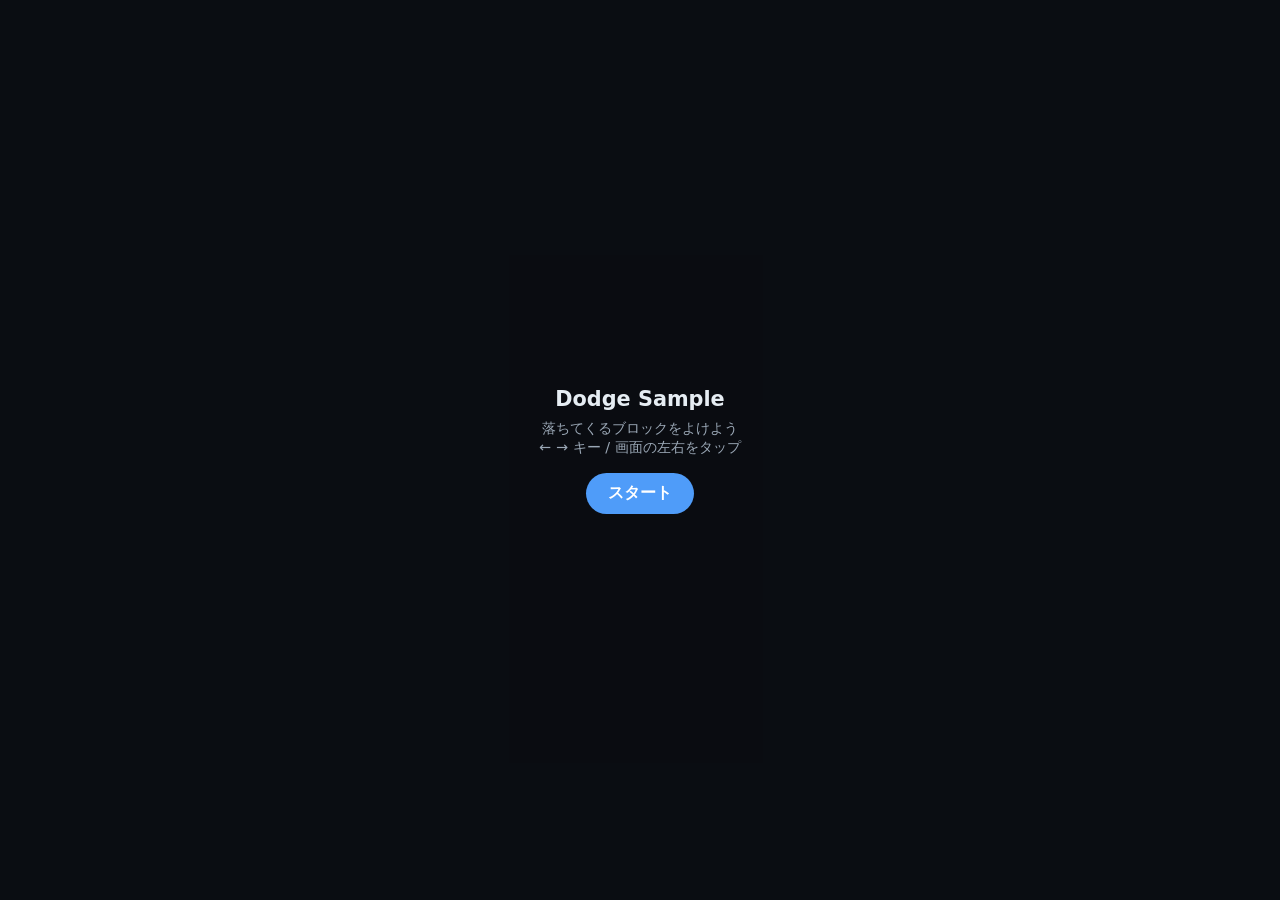
<file: games/sample-dodge/index.html>
<!DOCTYPE html>
<html lang="ja">
<head>
<meta charset="UTF-8">
<meta name="viewport" content="width=device-width, initial-scale=1">
<title>Dodge Sample</title>
<style>
  /* 埋め込み前提なので、ページ全体をゲーム画面にする。広告はここには置かない。 */
  html, body { margin: 0; height: 100%; background: #0a0d12; overflow: hidden;
    font-family: system-ui, sans-serif; color: #e6edf3; touch-action: none; }
  #wrap { position: relative; width: 100%; height: 100%; display: grid; place-items: center; }
  canvas { max-width: 100%; max-height: 100%; image-rendering: pixelated; touch-action: none; }
  #overlay { position: absolute; inset: 0; display: grid; place-items: center;
    background: rgba(10, 13, 18, 0.82); text-align: center; padding: 20px; }
  #overlay[hidden] { display: none; }
  h1 { font-size: 1.3rem; margin: 0 0 8px; }
  p  { margin: 0 0 16px; color: #9aa7b5; font-size: 0.9rem; }
  button { font: inherit; font-weight: 600; padding: 10px 22px; border-radius: 999px;
    border: 0; background: #4f9cf9; color: #fff; cursor: pointer; }
</style>
</head>
<body>
<div id="wrap">
  <canvas id="c" width="480" height="360"></canvas>
  <div id="overlay">
    <div>
      <h1 id="msg">Dodge Sample</h1>
      <p>落ちてくるブロックをよけよう<br>← → キー / 画面の左右をタップ</p>
      <button id="start">スタート</button>
    </div>
  </div>
</div>
<script>
(() => {
  'use strict';
  const cv = document.getElementById('c');
  const ctx = cv.getContext('2d');
  const W = cv.width, H = cv.height;
  const overlay = document.getElementById('overlay');
  const msg = document.getElementById('msg');

  const player = { x: W / 2, y: H - 28, w: 26, h: 14, speed: 4.6 };
  let blocks = [], score = 0, best = 0, running = false, spawnTimer = 0, tick = 0;
  const keys = { left: false, right: false };

  function reset() {
    blocks = []; score = 0; spawnTimer = 0; tick = 0;
    player.x = W / 2; running = true;
    overlay.hidden = true;
    requestAnimationFrame(loop);
  }

  function gameOver() {
    running = false;
    best = Math.max(best, Math.floor(score));
    msg.textContent = `スコア ${Math.floor(score)}　(ベスト ${best})`;
    document.getElementById('start').textContent = 'もう一度';
    overlay.hidden = false;
  }

  function spawn() {
    const w = 18 + Math.random() * 46;
    blocks.push({ x: Math.random() * (W - w), y: -24, w, h: 16,
                  v: 1.8 + Math.random() * 1.6 + tick / 2600 });
  }

  function loop() {
    if (!running) return;
    tick++;
    // 入力
    if (keys.left)  player.x -= player.speed;
    if (keys.right) player.x += player.speed;
    player.x = Math.max(player.w / 2, Math.min(W - player.w / 2, player.x));

    // ブロック生成（だんだん速く）
    if (--spawnTimer <= 0) { spawn(); spawnTimer = Math.max(14, 40 - tick / 90); }

    // 更新と当たり判定
    for (let i = blocks.length - 1; i >= 0; i--) {
      const b = blocks[i];
      b.y += b.v;
      if (b.y > H + 30) { blocks.splice(i, 1); score += 1; continue; }
      if (b.y + b.h > player.y - player.h / 2 && b.y < player.y + player.h / 2 &&
          b.x < player.x + player.w / 2 && b.x + b.w > player.x - player.w / 2) {
        return gameOver();
      }
    }
    score += 0.02;

    // 描画
    ctx.fillStyle = '#0a0d12'; ctx.fillRect(0, 0, W, H);
    ctx.fillStyle = '#1b2430';
    for (let y = (tick / 2) % 24 - 24; y < H; y += 24) ctx.fillRect(0, y, W, 1);

    ctx.fillStyle = '#f0a500';
    blocks.forEach((b) => ctx.fillRect(b.x, b.y, b.w, b.h));

    ctx.fillStyle = '#4f9cf9';
    ctx.fillRect(player.x - player.w / 2, player.y - player.h / 2, player.w, player.h);

    ctx.fillStyle = '#9aa7b5';
    ctx.font = 'bold 14px system-ui, sans-serif';
    ctx.fillText(`SCORE ${Math.floor(score)}`, 10, 22);

    requestAnimationFrame(loop);
  }

  // キーボード
  addEventListener('keydown', (e) => {
    if (e.key === 'ArrowLeft'  || e.key === 'a') keys.left = true;
    if (e.key === 'ArrowRight' || e.key === 'd') keys.right = true;
    if ((e.key === ' ' || e.key === 'Enter') && !running) reset();
    if (['ArrowLeft', 'ArrowRight', ' '].includes(e.key)) e.preventDefault();
  });
  addEventListener('keyup', (e) => {
    if (e.key === 'ArrowLeft'  || e.key === 'a') keys.left = false;
    if (e.key === 'ArrowRight' || e.key === 'd') keys.right = false;
  });

  // タッチ（画面の左右半分で移動）
  function touch(e) {
    if (!e.touches.length) { keys.left = keys.right = false; return; }
    const x = e.touches[0].clientX;
    keys.left  = x < innerWidth / 2;
    keys.right = !keys.left;
  }
  addEventListener('touchstart', touch, { passive: true });
  addEventListener('touchmove', touch, { passive: true });
  addEventListener('touchend', () => { keys.left = keys.right = false; }, { passive: true });

  document.getElementById('start').addEventListener('click', reset);
})();
</script>
</body>
</html>
</file>
<file: assets/css/style.css>
/* ==========================================================================
   ポートフォリオサイト 共通スタイル
   - ビルド不要の素のCSS。カスタムプロパティで色とサイズを一元管理する
   - 広告枠は .ad-slot として構造だけ用意してある（中身は空でよい）
   ========================================================================== */

/* --------------------------------------------------------------------------
   1. デザイントークン
   -------------------------------------------------------------------------- */
:root {
  --bg:            #0e1117;
  --bg-elevated:   #161b23;
  --bg-sunken:     #0a0d12;
  --border:        #262d38;
  --border-strong: #38414f;
  --text:          #e6edf3;
  --text-muted:    #9aa7b5;
  --text-faint:    #6b7783;
  --accent:        #4f9cf9;
  --accent-strong: #2b7ce0;
  --accent-soft:   rgba(79, 156, 249, 0.12);
  --warn:          #f0a500;

  --radius:    14px;
  --radius-sm: 8px;

  --shadow:    0 1px 2px rgba(0, 0, 0, 0.4), 0 8px 24px rgba(0, 0, 0, 0.28);

  /* レイアウト幅 */
  --content-max: 1080px;   /* 本文カラムの最大幅 */
  --rail-width:  160px;    /* 左右の広告レールの幅（160x600 スカイスクレイパー想定） */
  --gutter:      20px;

  --font: system-ui, -apple-system, "Segoe UI", "Hiragino Kaku Gothic ProN",
          "Noto Sans JP", "Yu Gothic UI", Meiryo, sans-serif;
}

/* OSがライトモードのときは配色を差し替える */
@media (prefers-color-scheme: light) {
  :root {
    --bg:            #f6f8fa;
    --bg-elevated:   #ffffff;
    --bg-sunken:     #eaeef2;
    --border:        #d8dee4;
    --border-strong: #bcc4cc;
    --text:          #1f2328;
    --text-muted:    #5a6570;
    --text-faint:    #848d97;
    --accent:        #0969da;
    --accent-strong: #0550ae;
    --accent-soft:   rgba(9, 105, 218, 0.08);
    --shadow:        0 1px 2px rgba(31, 35, 40, 0.08), 0 8px 24px rgba(31, 35, 40, 0.08);
  }
}

/* --------------------------------------------------------------------------
   2. リセットと基本
   -------------------------------------------------------------------------- */
*, *::before, *::after { box-sizing: border-box; }

/* hidden 属性を確実に効かせる。
   .work-card { display: flex } のような指定は、ブラウザ標準の
   [hidden] { display: none } より優先度が高く、打ち消してしまうため。 */
[hidden] { display: none !important; }

html { scroll-behavior: smooth; }

body {
  margin: 0;
  background: var(--bg);
  color: var(--text);
  font-family: var(--font);
  font-size: 16px;
  line-height: 1.75;
  -webkit-text-size-adjust: 100%;
}

img { max-width: 100%; display: block; }

a { color: var(--accent); }
a:hover { color: var(--accent-strong); }

h1, h2, h3 { line-height: 1.35; margin: 0 0 0.6em; letter-spacing: 0.01em; }
h1 { font-size: clamp(1.9rem, 5vw, 2.7rem); }
h2 { font-size: clamp(1.35rem, 3.4vw, 1.75rem); }
h3 { font-size: 1.1rem; }
p  { margin: 0 0 1em; }

:focus-visible {
  outline: 2px solid var(--accent);
  outline-offset: 2px;
  border-radius: 4px;
}

/* スクリーンリーダー専用テキスト */
.visually-hidden {
  position: absolute; width: 1px; height: 1px;
  margin: -1px; padding: 0; overflow: hidden;
  clip: rect(0 0 0 0); white-space: nowrap; border: 0;
}

/* キーボード操作時だけ現れる「本文へスキップ」リンク */
.skip-link {
  position: absolute; top: -100px; left: 8px; z-index: 100;
  padding: 10px 16px; border-radius: var(--radius-sm);
  background: var(--accent); color: #fff; text-decoration: none;
}
.skip-link:focus { top: 8px; }

/* --------------------------------------------------------------------------
   3. ページ骨格（← ここが広告スペースの確保にあたる）

   画面を [左レール][本文][右レール] の3カラムグリッドにする。
   レールは広告専用の余白で、本文カラムの幅には影響しない。
   1280px 未満では左右レールを 0 幅にして、本文だけの1カラムに畳む。
   -------------------------------------------------------------------------- */
.shell {
  display: grid;
  grid-template-columns: minmax(0, 1fr);
  justify-content: center;
  gap: 0 24px;
  padding: 0 var(--gutter);
}

@media (min-width: 1280px) {
  .shell {
    grid-template-columns: var(--rail-width) minmax(0, var(--content-max)) var(--rail-width);
  }
}

.shell__main { min-width: 0; }  /* grid内で子要素がはみ出すのを防ぐ */

.rail { display: none; }

@media (min-width: 1280px) {
  .rail { display: block; }
  .rail__inner {
    position: sticky;
    top: 24px;   /* スクロールしても追従する */
  }
}

/* --------------------------------------------------------------------------
   4. 広告スロット

   方針:
   - 今は中身が空。AdSense のタグを入れるまでは高さ 0 で畳まれ、
     レイアウトに穴が空かないようにしてある
   - 中身が入ると自然に高さが出る
   - URL に ?ads=debug を付けると枠線付きのプレースホルダとして可視化される
     （確保した位置を目で確認するための開発用モード）
   -------------------------------------------------------------------------- */
.ad-slot {
  /* 空のときは完全に畳む */
  margin: 0;
  text-align: center;
  overflow: hidden;
}

.ad-slot:not(:empty) {
  margin: 28px auto;
  max-width: 100%;
}

.ad-slot--top:not(:empty)    { margin-top: 20px; }
.ad-slot--bottom:not(:empty) { margin-bottom: 20px; }

/* サイドレールの枠は 160x600 を想定 */
.ad-slot--side { max-width: var(--rail-width); }

/* AdSense の ins タグがはみ出さないように */
.ad-slot ins,
.ad-slot iframe { max-width: 100%; }

/* --- 開発用の可視化モード（?ads=debug） --- */
.ads-debug .ad-slot {
  display: grid;
  place-items: center;
  margin: 28px auto;
  border: 1px dashed var(--border-strong);
  border-radius: var(--radius-sm);
  background: repeating-linear-gradient(
    45deg, transparent, transparent 8px,
    rgba(127, 127, 127, 0.06) 8px, rgba(127, 127, 127, 0.06) 16px);
  color: var(--text-faint);
  font-size: 0.75rem;
  letter-spacing: 0.08em;
}
.ads-debug .ad-slot::after {
  content: attr(data-ad-label);
}
.ads-debug .ad-slot--top,
.ads-debug .ad-slot--bottom { min-height: 90px; }
.ads-debug .ad-slot--side   { min-height: 600px; }

/* --------------------------------------------------------------------------
   5. ヘッダー
   -------------------------------------------------------------------------- */
.site-header {
  position: sticky; top: 0; z-index: 20;
  background: color-mix(in srgb, var(--bg) 88%, transparent);
  backdrop-filter: blur(10px);
  border-bottom: 1px solid var(--border);
}

.site-header__inner {
  max-width: calc(var(--content-max) + var(--rail-width) * 2 + 48px);
  margin: 0 auto;
  padding: 12px var(--gutter);
  display: flex; align-items: center; justify-content: space-between;
  gap: 16px;
}

.site-logo {
  font-weight: 700; font-size: 1.05rem; letter-spacing: 0.02em;
  color: var(--text); text-decoration: none;
  display: inline-flex; align-items: center; gap: 8px;
}
.site-logo__mark {
  width: 26px; height: 26px; border-radius: 7px;
  background: linear-gradient(135deg, var(--accent), #9b5cf6);
  display: grid; place-items: center;
  color: #fff; font-size: 0.8rem; font-weight: 800;
}

.site-nav {
  display: flex; gap: 4px;
  flex-wrap: nowrap;          /* 折り返して高さが増えるのを防ぐ */
  overflow-x: auto;           /* 入りきらない場合は横スクロール */
  scrollbar-width: none;
  -ms-overflow-style: none;
}
.site-nav::-webkit-scrollbar { display: none; }
.site-nav a { white-space: nowrap; }

/* 補助的なリンクは狭い画面では隠す（ページ先頭へのアンカーなので実害がない） */
@media (max-width: 719px) {
  .site-nav .is-optional { display: none; }
}
.site-nav a {
  padding: 6px 12px; border-radius: 999px;
  color: var(--text-muted); text-decoration: none; font-size: 0.9rem;
}
.site-nav a:hover { background: var(--accent-soft); color: var(--accent); }
.site-nav a[aria-current="page"] { background: var(--accent-soft); color: var(--accent); }

/* --------------------------------------------------------------------------
   6. ヒーロー（自己紹介）
   -------------------------------------------------------------------------- */
.hero {
  display: grid;
  grid-template-columns: 1fr;
  gap: 28px;
  align-items: center;
  padding: 56px 0 40px;
}
@media (min-width: 720px) {
  .hero { grid-template-columns: minmax(0, 1fr) 200px; gap: 40px; }
}

.hero__eyebrow {
  display: inline-block;
  margin-bottom: 14px; padding: 4px 12px;
  border: 1px solid var(--border-strong); border-radius: 999px;
  color: var(--text-muted); font-size: 0.78rem; letter-spacing: 0.08em;
}
.hero__title { margin-bottom: 0.4em; }
.hero__title em {
  font-style: normal;
  background: linear-gradient(120deg, var(--accent), #9b5cf6);
  -webkit-background-clip: text; background-clip: text;
  color: transparent;
}
.hero__lead { color: var(--text-muted); font-size: 1.02rem; max-width: 60ch; }

.hero__actions { display: flex; flex-wrap: wrap; gap: 10px; margin-top: 22px; }

.hero__avatar {
  width: 160px; height: 160px; margin: 0 auto;
  border-radius: 24px; border: 1px solid var(--border);
  background: linear-gradient(135deg, var(--accent-soft), var(--bg-elevated));
  display: grid; place-items: center;
  font-size: 3.2rem; font-weight: 800; color: var(--accent);
  overflow: hidden;
}
.hero__avatar img { width: 100%; height: 100%; object-fit: cover; }

/* 技術スタックのタグ列 */
.skill-list {
  list-style: none; display: flex; flex-wrap: wrap; gap: 8px;
  margin: 24px 0 0; padding: 0;
}
.skill-list li {
  padding: 4px 11px; border-radius: 999px;
  background: var(--bg-elevated); border: 1px solid var(--border);
  color: var(--text-muted); font-size: 0.82rem;
}

/* --------------------------------------------------------------------------
   7. ボタン
   -------------------------------------------------------------------------- */
.btn {
  display: inline-flex; align-items: center; gap: 7px;
  padding: 9px 17px; border-radius: 999px;
  border: 1px solid var(--border-strong);
  background: var(--bg-elevated); color: var(--text);
  font-size: 0.9rem; font-weight: 600; font-family: inherit;
  text-decoration: none; cursor: pointer;
  transition: background-color 0.15s, border-color 0.15s, transform 0.08s;
}
.btn:hover { border-color: var(--accent); color: var(--accent); }
.btn:active { transform: translateY(1px); }

.btn--primary {
  background: var(--accent); border-color: var(--accent); color: #fff;
}
.btn--primary:hover { background: var(--accent-strong); border-color: var(--accent-strong); color: #fff; }

.btn--ghost { background: transparent; }
.btn--sm { padding: 6px 13px; font-size: 0.84rem; }
.btn__icon { flex: none; width: 15px; height: 15px; }

/* --------------------------------------------------------------------------
   8. セクション共通
   -------------------------------------------------------------------------- */
.section { padding: 44px 0; }
.section__head {
  display: flex; align-items: baseline; justify-content: space-between;
  flex-wrap: wrap; gap: 8px; margin-bottom: 8px;
}
.section__title { margin: 0; }
.section__desc { color: var(--text-muted); margin: 0 0 24px; font-size: 0.94rem; }

hr.divider { border: 0; border-top: 1px solid var(--border); margin: 0; }

/* --------------------------------------------------------------------------
   9. 制作物カード（data/works.json から自動生成される部分）
   -------------------------------------------------------------------------- */
.works-filter {
  display: flex; flex-wrap: wrap; gap: 8px; margin-bottom: 22px;
}
.works-filter button[aria-pressed="true"] {
  background: var(--accent); border-color: var(--accent); color: #fff;
}

.works-grid {
  display: grid; gap: 20px;
  grid-template-columns: repeat(auto-fill, minmax(280px, 1fr));
  list-style: none; margin: 0; padding: 0;
}

.work-card {
  display: flex; flex-direction: column;
  background: var(--bg-elevated);
  border: 1px solid var(--border);
  border-radius: var(--radius);
  overflow: hidden;
  transition: border-color 0.15s, transform 0.15s, box-shadow 0.15s;
}
.work-card:hover {
  border-color: var(--border-strong);
  transform: translateY(-2px);
  box-shadow: var(--shadow);
}

.work-card__thumb {
  aspect-ratio: 16 / 9;
  background: var(--bg-sunken);
  position: relative; overflow: hidden;
  display: grid; place-items: center;
}
.work-card__thumb img { width: 100%; height: 100%; object-fit: cover; }

/* サムネ画像がないときの自動生成プレースホルダ（作品タイトルの頭文字） */
.work-card__thumb--auto {
  font-size: 2.6rem; font-weight: 800; color: #fff;
  text-shadow: 0 2px 10px rgba(0, 0, 0, 0.25);
}

.work-card__badges {
  position: absolute; top: 10px; left: 10px;
  display: flex; gap: 6px; flex-wrap: wrap;
}
.badge {
  padding: 3px 9px; border-radius: 999px;
  font-size: 0.72rem; font-weight: 700; letter-spacing: 0.04em;
  background: rgba(10, 13, 18, 0.72); color: #fff;
  backdrop-filter: blur(4px);
}
.badge--playable { background: rgba(35, 160, 100, 0.92); }
.badge--link     { background: rgba(90, 100, 115, 0.92); }
.badge--wip      { background: rgba(240, 165, 0, 0.92); color: #201800; }
.badge--sample   { background: rgba(120, 90, 200, 0.92); }

.work-card__body { padding: 16px 18px 18px; display: flex; flex-direction: column; flex: 1; }
.work-card__title { margin: 0 0 6px; font-size: 1.08rem; }
.work-card__meta { color: var(--text-faint); font-size: 0.78rem; margin: 0 0 10px; }
.work-card__summary {
  color: var(--text-muted); font-size: 0.9rem; margin: 0 0 14px; flex: 1;
}

.tag-list { list-style: none; display: flex; flex-wrap: wrap; gap: 6px; margin: 0 0 14px; padding: 0; }
.tag-list li {
  font-size: 0.73rem; padding: 2px 9px; border-radius: 999px;
  background: var(--bg-sunken); color: var(--text-faint);
  border: 1px solid var(--border);
}

.work-card__actions { display: flex; flex-wrap: wrap; gap: 8px; margin-top: auto; }

/* 読み込み中・エラー時の表示 */
.works-status {
  padding: 28px; text-align: center; color: var(--text-muted);
  border: 1px dashed var(--border); border-radius: var(--radius);
}
.works-status--error { color: var(--warn); border-color: var(--warn); }

/* 読み込み中のスケルトン */
.skeleton-card {
  height: 320px; border-radius: var(--radius);
  background: linear-gradient(100deg, var(--bg-elevated) 30%, var(--bg-sunken) 50%, var(--bg-elevated) 70%);
  background-size: 250% 100%;
  animation: skeleton 1.4s ease-in-out infinite;
}
@keyframes skeleton { from { background-position: 150% 0; } to { background-position: -50% 0; } }

/* --------------------------------------------------------------------------
   10. ゲーム埋め込みダイアログ

   ★ 重要: この中には広告を一切置かない。
     操作エリアの中に広告があると誤タップの原因になり、
     AdSense のポリシー上も問題になるため、構造的に分離してある。
   -------------------------------------------------------------------------- */
.game-dialog {
  width: min(96vw, 1000px);
  max-height: 92vh;
  padding: 0;
  border: 1px solid var(--border-strong);
  border-radius: var(--radius);
  background: var(--bg-elevated);
  color: var(--text);
  overflow: hidden;
}
.game-dialog::backdrop { background: rgba(4, 6, 10, 0.78); backdrop-filter: blur(3px); }

.game-dialog__head {
  display: flex; align-items: center; justify-content: space-between; gap: 12px;
  padding: 12px 16px; border-bottom: 1px solid var(--border);
}
.game-dialog__title { margin: 0; font-size: 1rem; }

.game-dialog__stage {
  background: #000;
  display: grid;
  place-items: center;
}
.game-dialog__stage iframe {
  width: 100%;
  /* 高さの上限だけを掛けると比率が崩れるので、
     works.js が比率から算出した幅の上限 (--embed-max-width) を併用する */
  max-width: var(--embed-max-width, none);
  aspect-ratio: var(--embed-aspect, 16 / 9);
  border: 0;
  display: block;
  margin-inline: auto;
}

.game-dialog__foot {
  padding: 10px 16px; border-top: 1px solid var(--border);
  color: var(--text-faint); font-size: 0.82rem;
  display: flex; flex-wrap: wrap; gap: 12px; justify-content: space-between;
}

.icon-btn {
  border: 1px solid var(--border-strong); background: transparent;
  color: var(--text-muted); border-radius: var(--radius-sm);
  width: 32px; height: 32px; display: grid; place-items: center;
  cursor: pointer; font-size: 1.1rem; line-height: 1; font-family: inherit;
}
.icon-btn:hover { border-color: var(--accent); color: var(--accent); }

/* --------------------------------------------------------------------------
   11. ブログ・お知らせの小さなリスト
   -------------------------------------------------------------------------- */
.post-list { list-style: none; margin: 0; padding: 0; display: grid; gap: 2px; }
.post-list a {
  display: grid; grid-template-columns: 1fr; gap: 2px;
  padding: 14px 16px; border-radius: var(--radius-sm);
  text-decoration: none; color: var(--text);
}
@media (min-width: 640px) {
  .post-list a { grid-template-columns: 110px 1fr; gap: 16px; align-items: baseline; }
}
.post-list a:hover { background: var(--bg-elevated); }
.post-list time { color: var(--text-faint); font-size: 0.82rem; font-variant-numeric: tabular-nums; }
.post-list__title { display: block; font-weight: 600; }
.post-list__summary {
  display: block; margin-top: 3px;
  color: var(--text-muted); font-size: 0.86rem; line-height: 1.6;
}

/* --------------------------------------------------------------------------
   12. フッター
   -------------------------------------------------------------------------- */
.site-footer {
  border-top: 1px solid var(--border);
  margin-top: 40px;
  padding: 28px var(--gutter) 40px;
  color: var(--text-faint); font-size: 0.85rem;
  text-align: center;
}
.site-footer nav { display: flex; gap: 16px; justify-content: center; flex-wrap: wrap; margin-bottom: 10px; }
.site-footer a { color: var(--text-muted); text-decoration: none; }
.site-footer a:hover { color: var(--accent); }

/* --------------------------------------------------------------------------
   13. 動きを減らす設定への配慮
   -------------------------------------------------------------------------- */
@media (prefers-reduced-motion: reduce) {
  html { scroll-behavior: auto; }
  *, *::before, *::after {
    animation-duration: 0.001ms !important;
    animation-iteration-count: 1 !important;
    transition-duration: 0.001ms !important;
  }
}

/* --------------------------------------------------------------------------
   14. ブログ記事の本文

   Markdown から変換された HTML が入る場所。
   見出し・コード・表・引用など、markdown が出す要素をひととおり整える。
   -------------------------------------------------------------------------- */
.article { padding: 40px 0 8px; max-width: 46rem; }

.article__head { margin-bottom: 32px; }
.article__meta {
  display: flex; align-items: center; gap: 8px;
  color: var(--text-faint); font-size: 0.84rem; margin: 0 0 10px;
}
.article__meta a { color: var(--text-muted); text-decoration: none; }
.article__meta a:hover { color: var(--accent); }
.article__title { margin: 0 0 12px; font-size: clamp(1.6rem, 4.2vw, 2.2rem); }

.article__body { font-size: 1rem; }
.article__body > *:first-child { margin-top: 0; }

.article__body h2 {
  margin: 2.2em 0 0.7em; padding-bottom: 0.3em;
  border-bottom: 1px solid var(--border);
  font-size: 1.35rem;
}
.article__body h3 { margin: 1.8em 0 0.6em; font-size: 1.12rem; }

.article__body ul,
.article__body ol { padding-left: 1.4em; margin: 0 0 1.2em; }
.article__body li { margin-bottom: 0.35em; }

.article__body a { text-underline-offset: 3px; }

.article__body blockquote {
  margin: 1.4em 0; padding: 2px 0 2px 16px;
  border-left: 3px solid var(--border-strong);
  color: var(--text-muted);
}

/* インラインコード */
.article__body code {
  background: var(--bg-sunken);
  border: 1px solid var(--border);
  border-radius: 5px;
  padding: 0.1em 0.4em;
  font-size: 0.88em;
  font-family: ui-monospace, SFMono-Regular, Menlo, Consolas, monospace;
}

/* コードブロック */
.article__body pre {
  background: var(--bg-sunken);
  border: 1px solid var(--border);
  border-radius: var(--radius-sm);
  padding: 14px 16px;
  overflow-x: auto;
  margin: 0 0 1.4em;
  line-height: 1.65;
}
.article__body pre code {
  background: none; border: 0; padding: 0; font-size: 0.86rem;
}

.article__body table {
  width: 100%; border-collapse: collapse; margin: 0 0 1.4em;
  font-size: 0.92rem; display: block; overflow-x: auto;
}
.article__body th,
.article__body td { border: 1px solid var(--border); padding: 8px 12px; text-align: left; }
.article__body th { background: var(--bg-sunken); font-weight: 700; }

.article__body img { border-radius: var(--radius-sm); margin: 0 0 1.4em; }

.article__body hr { border: 0; border-top: 1px solid var(--border); margin: 2em 0; }

.article__nav {
  display: flex; flex-wrap: wrap; gap: 10px; justify-content: space-between;
  margin-top: 40px; padding-top: 22px; border-top: 1px solid var(--border);
}
.article__back { margin: 20px 0 0; }

/* --------------------------------------------------------------------------
   15. 制作環境（自己紹介の下に置く小さな一覧）
   -------------------------------------------------------------------------- */
.env-block {
  margin: 28px 0 0; padding: 16px 18px;
  border: 1px solid var(--border); border-radius: var(--radius);
  background: var(--bg-elevated);
  max-width: 34rem;
}
.env-block__title {
  margin: 0 0 10px; font-size: 0.82rem; font-weight: 700;
  color: var(--text-faint); letter-spacing: 0.08em;
}
.env-list { margin: 0; display: grid; gap: 8px; font-size: 0.88rem; }
@media (min-width: 480px) {
  .env-list { grid-template-columns: auto 1fr; align-items: baseline; }
}
.env-list dt {
  color: var(--text-faint); font-size: 0.82rem; white-space: nowrap;
}
.env-list dd { margin: 0; color: var(--text-muted); }
</file>
